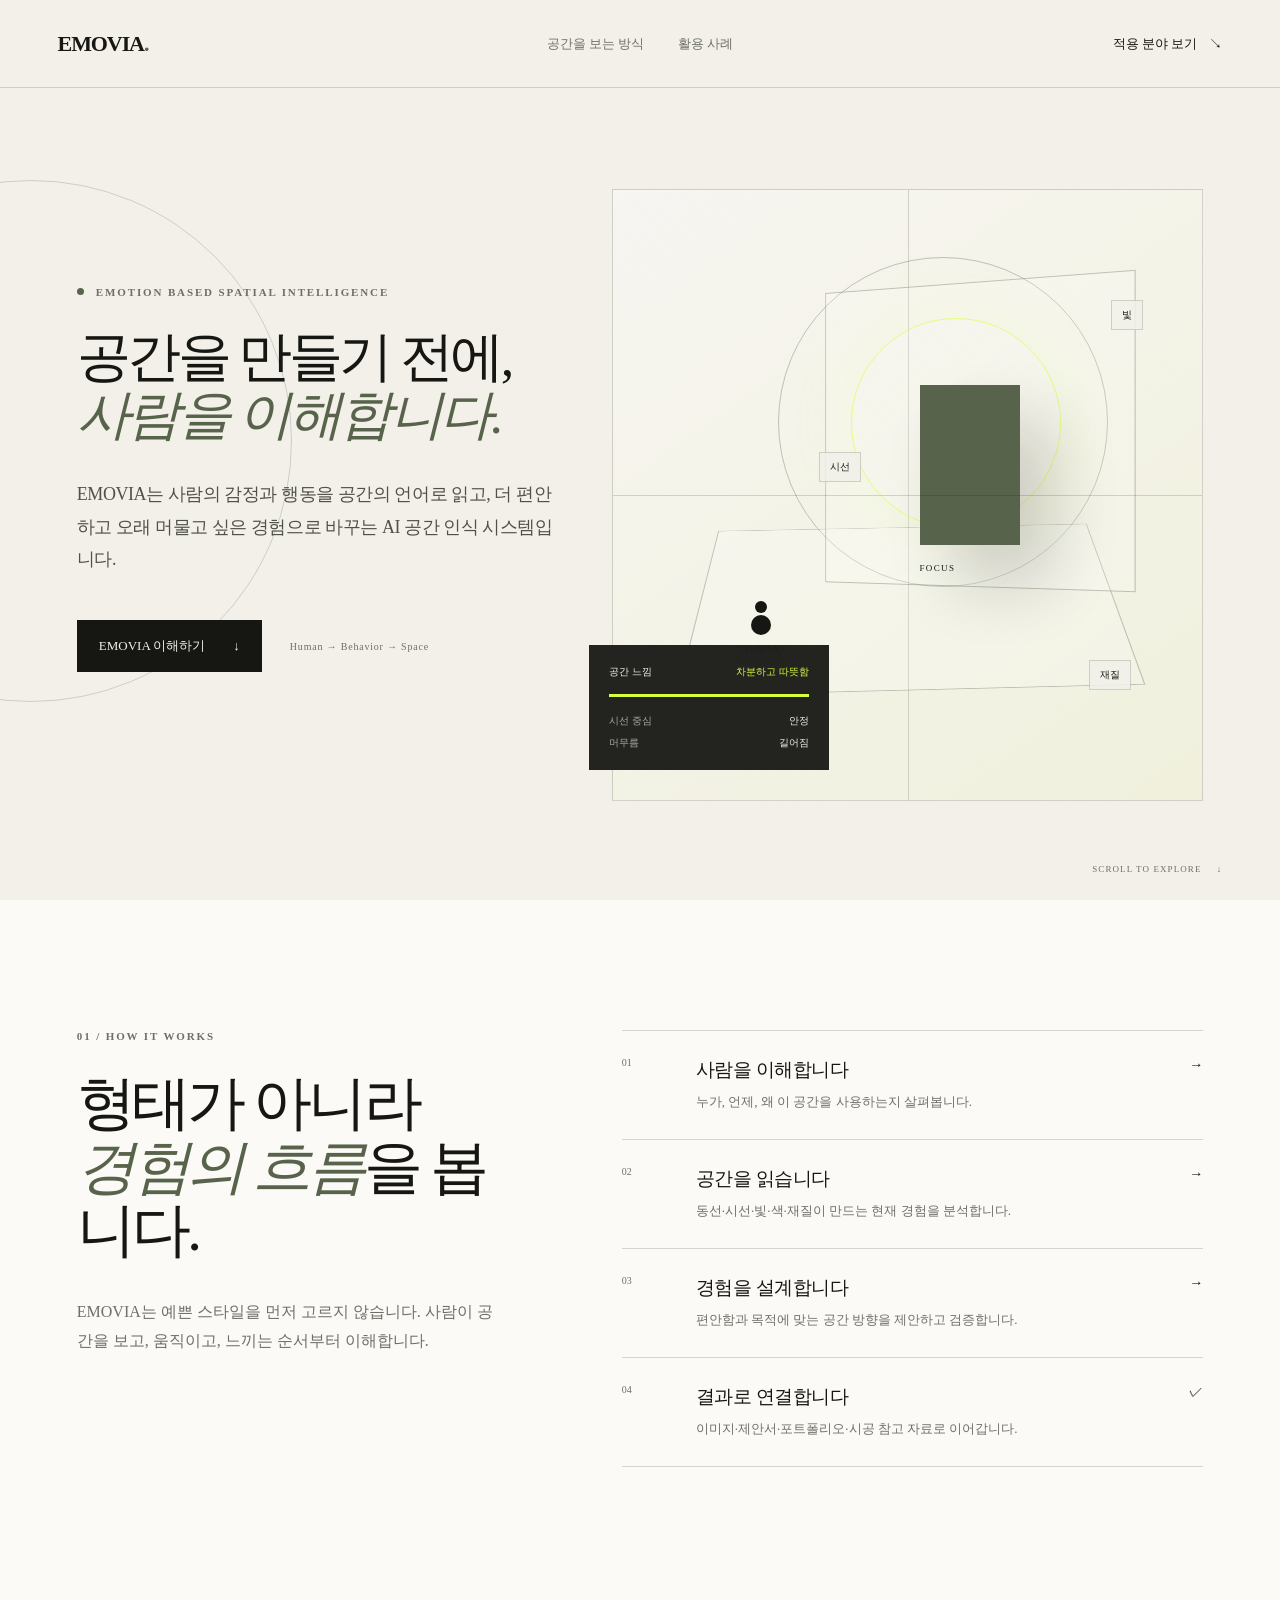
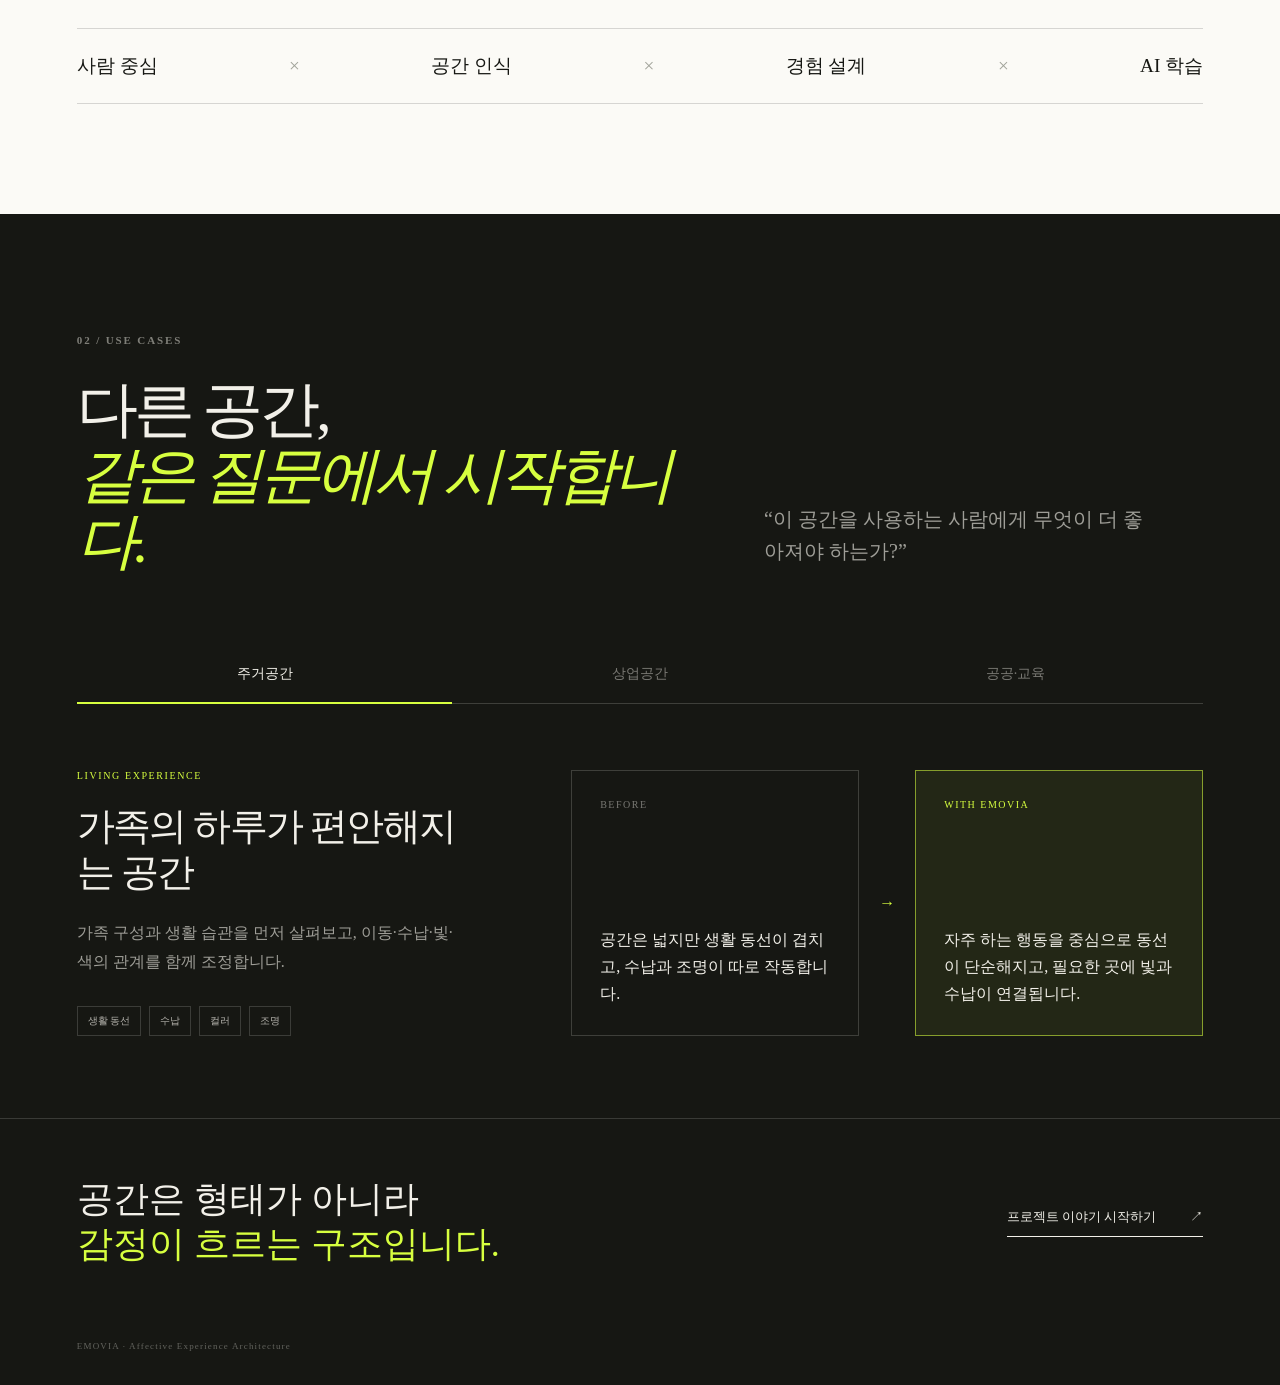
<file: index.html>
<!doctype html>
<html lang="ko">
<head>
  <meta charset="utf-8">
  <meta name="viewport" content="width=device-width, initial-scale=1">
  <meta name="description" content="사람의 감정과 행동을 공간의 언어로 읽는 EMOVIA AI 공간 인식 시스템">
  <title>EMOVIA 공간 인식 AI</title>
  <link rel="stylesheet" href="app/globals.css">
</head>
<body>
  <main>
    <header class="site-header">
      <a class="brand" href="#top" aria-label="EMOVIA 홈">EMOVIA<span class="brand-dot">.</span></a>
      <nav aria-label="주요 메뉴"><a href="#philosophy">공간을 보는 방식</a><a href="#cases">활용 사례</a></nav>
      <a class="header-cta" href="#cases">적용 분야 보기 <span aria-hidden="true">↘</span></a>
    </header>

    <section class="hero" id="top">
      <div class="hero-copy">
        <p class="kicker"><span></span> EMOTION BASED SPATIAL INTELLIGENCE</p>
        <h1>공간을 만들기 전에,<br><em>사람을 이해합니다.</em></h1>
        <p class="hero-description">EMOVIA는 사람의 감정과 행동을 공간의 언어로 읽고, 더 편안하고 오래 머물고 싶은 경험으로 바꾸는 AI 공간 인식 시스템입니다.</p>
        <div class="hero-actions"><a class="primary-button" href="#philosophy">EMOVIA 이해하기 <span aria-hidden="true">↓</span></a><span class="micro-copy">Human → Behavior → Space</span></div>
      </div>
      <div class="spatial-stage" aria-label="EMOVIA 공간 인식 그래픽">
        <div class="light-orbit orbit-one"></div><div class="light-orbit orbit-two"></div>
        <div class="room-plane room-floor"></div><div class="room-plane room-wall"></div>
        <div class="focus-object"><span>FOCUS</span></div><div class="human-mark"><span></span><b>HUMAN</b></div>
        <div class="signal signal-eye">시선</div><div class="signal signal-light">빛</div><div class="signal signal-material">재질</div>
        <div class="analysis-card"><div><span>공간 느낌</span><strong>차분하고 따뜻함</strong></div><div class="meter"><i></i></div><div class="analysis-row"><span>시선 중심</span><b>안정</b></div><div class="analysis-row"><span>머무름</span><b>길어짐</b></div></div>
      </div>
      <p class="scroll-note">SCROLL TO EXPLORE <span>↓</span></p>
    </section>

    <section class="philosophy-section" id="philosophy">
      <div class="section-heading"><p class="section-index">01 / HOW IT WORKS</p><h2>형태가 아니라<br><em>경험의 흐름</em>을 봅니다.</h2><p>EMOVIA는 예쁜 스타일을 먼저 고르지 않습니다. 사람이 공간을 보고, 움직이고, 느끼는 순서부터 이해합니다.</p></div>
      <div class="process-list">
        <article class="process-item"><span>01</span><div><h3>사람을 이해합니다</h3><p>누가, 언제, 왜 이 공간을 사용하는지 살펴봅니다.</p></div><i>→</i></article>
        <article class="process-item"><span>02</span><div><h3>공간을 읽습니다</h3><p>동선·시선·빛·색·재질이 만드는 현재 경험을 분석합니다.</p></div><i>→</i></article>
        <article class="process-item"><span>03</span><div><h3>경험을 설계합니다</h3><p>편안함과 목적에 맞는 공간 방향을 제안하고 검증합니다.</p></div><i>→</i></article>
        <article class="process-item"><span>04</span><div><h3>결과로 연결합니다</h3><p>이미지·제안서·포트폴리오·시공 참고 자료로 이어갑니다.</p></div><i>✓</i></article>
      </div>
      <div class="principle-strip"><span>사람 중심</span><i>×</i><span>공간 인식</span><i>×</i><span>경험 설계</span><i>×</i><span>AI 학습</span></div>
    </section>

    <section class="cases-section" id="cases">
      <div class="cases-top"><div><p class="section-index light">02 / USE CASES</p><h2>다른 공간,<br><em>같은 질문에서 시작합니다.</em></h2></div><p>“이 공간을 사용하는 사람에게 무엇이 더 좋아져야 하는가?”</p></div>
      <div class="case-tabs" role="tablist" aria-label="활용 사례 선택">
        <button type="button" role="tab" aria-selected="true" data-case="residential">주거공간</button>
        <button type="button" role="tab" aria-selected="false" data-case="commercial">상업공간</button>
        <button type="button" role="tab" aria-selected="false" data-case="public">공공·교육</button>
      </div>
      <div class="case-display" aria-live="polite">
        <div class="case-summary"><p id="case-eyebrow"></p><h3 id="case-title"></h3><p class="case-description" id="case-description"></p><div class="tag-list" id="case-tags"></div></div>
        <div class="before-after"><article><span>BEFORE</span><p id="case-before"></p></article><div class="change-arrow">→</div><article class="after-card"><span>WITH EMOVIA</span><p id="case-after"></p></article></div>
      </div>
      <footer><div><p>공간은 형태가 아니라<br><strong>감정이 흐르는 구조입니다.</strong></p></div><a href="mailto:hello@emovia.example">프로젝트 이야기 시작하기 <span>↗</span></a><p class="footer-note">EMOVIA · Affective Experience Architecture</p></footer>
    </section>
  </main>
  <script src="app.js"></script>
</body>
</html>
</file>
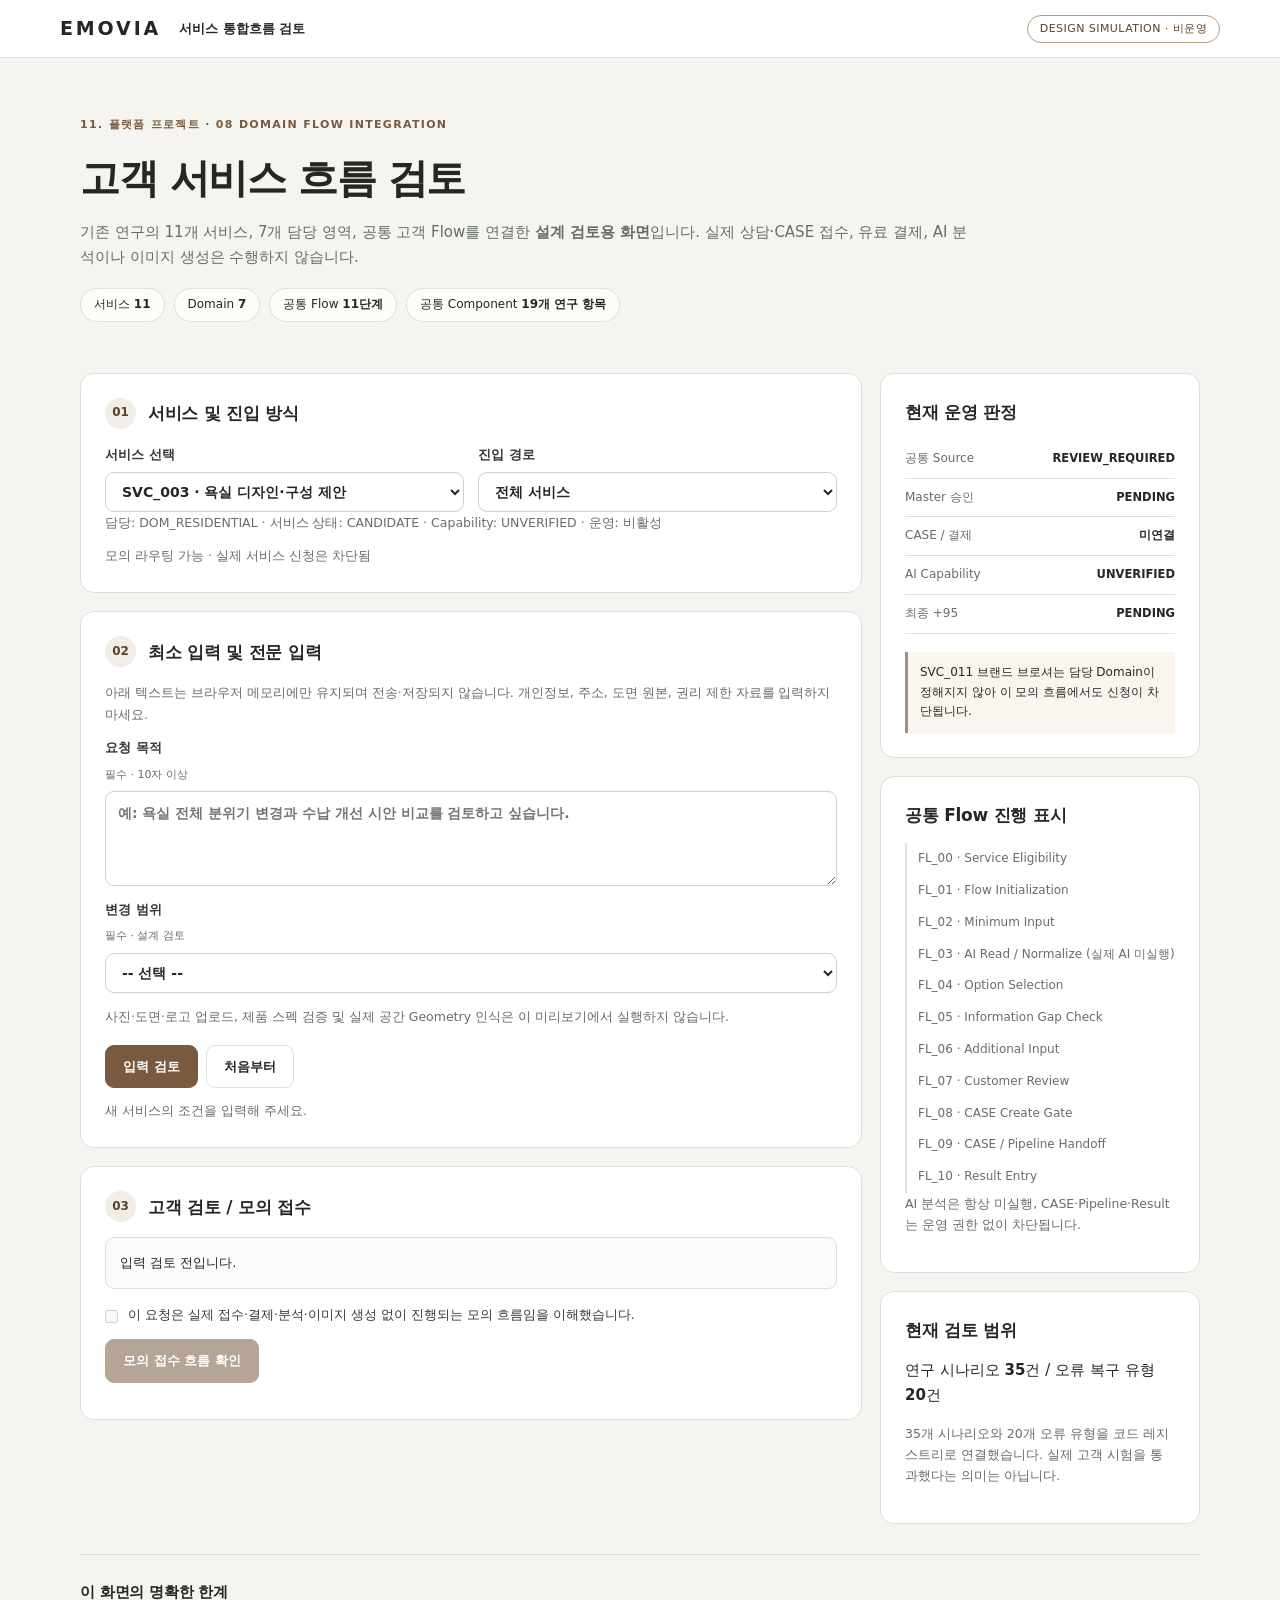
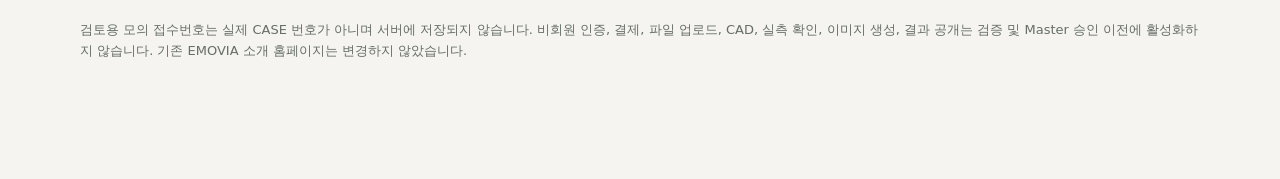
<file: platform-preview/index.html>
<!doctype html>
<html lang="ko">
<head>
  <meta charset="utf-8">
  <meta name="viewport" content="width=device-width, initial-scale=1">
  <meta name="color-scheme" content="light">
  <meta name="description" content="EMOVIA 기존 연구 기반 전문 서비스 통합 고객흐름 설계 시뮬레이션. 실제 접수·결제·AI 생성 불가.">
  <title>EMOVIA | 서비스 통합흐름 설계 시뮬레이션</title>
  <link rel="stylesheet" href="./styles.css">
  <script type="module" src="./app.mjs"></script>
</head>
<body>
  <header class="topbar">
    <div class="brand"><span class="brand-mark">EMOVIA</span><span>서비스 통합흐름 검토</span></div>
    <span class="status-pill">DESIGN SIMULATION · 비운영</span>
  </header>
  <main class="page" id="main">
    <section class="hero" aria-labelledby="hero-title">
      <p class="overline">11. 플랫폼 프로젝트 · 08 DOMAIN FLOW INTEGRATION</p>
      <h1 id="hero-title">고객 서비스 흐름 검토</h1>
      <p>기존 연구의 11개 서비스, 7개 담당 영역, 공통 고객 Flow를 연결한 <strong>설계 검토용 화면</strong>입니다. 실제 상담·CASE 접수, 유료 결제, AI 분석이나 이미지 생성은 수행하지 않습니다.</p>
      <div class="facts" aria-label="설계 기준">
        <span>서비스 <strong>11</strong></span>
        <span>Domain <strong>7</strong></span>
        <span>공통 Flow <strong>11단계</strong></span>
        <span>공통 Component <strong>19개 연구 항목</strong></span>
      </div>
    </section>
    <section class="work-area" aria-label="서비스 입력 시뮬레이션">
      <div class="main-column">
        <section class="panel" aria-labelledby="select-heading">
          <div class="panel-head"><span class="step">01</span><h2 id="select-heading">서비스 및 진입 방식</h2></div>
          <div class="form-grid">
            <label>서비스 선택
              <select id="service-select" autocomplete="off"></select>
            </label>
            <label>진입 경로
              <select id="entry-mode" autocomplete="off">
                <option value="ALL_SERVICES">전체 서비스</option>
                <option value="SPACE">공간에서 시작</option>
                <option value="PURPOSE">목적에서 시작</option>
                <option value="SPACE_PURPOSE">공간 + 목적</option>
                <option value="DIRECT_SERVICE">서비스 직접 선택</option>
              </select>
            </label>
          </div>
          <div class="form-grid route-extra" id="route-extra" hidden>
            <label>선택 공간 ID<input id="space-id" type="text" value="RESIDENTIAL_BATHROOM" spellcheck="false"></label>
            <label>선택 목적 ID<input id="purpose-id" type="text" value="PREVIEW_PRODUCT" spellcheck="false"></label>
          </div>
          <p class="hint" id="service-description">담당 서비스와 입력 항목을 불러옵니다.</p>
          <div class="field-status" id="route-status" role="status" aria-live="polite"></div>
        </section>
        <section class="panel" aria-labelledby="input-heading">
          <div class="panel-head"><span class="step">02</span><h2 id="input-heading">최소 입력 및 전문 입력</h2></div>
          <p class="hint">아래 텍스트는 브라우저 메모리에만 유지되며 전송·저장되지 않습니다. 개인정보, 주소, 도면 원본, 권리 제한 자료를 입력하지 마세요.</p>
          <label>요청 목적 <span class="required">필수 · 10자 이상</span>
            <textarea id="goal-input" rows="3" maxlength="800" placeholder="예: 욕실 전체 분위기 변경과 수납 개선 시안 비교를 검토하고 싶습니다."></textarea>
          </label>
          <div id="domain-fields" class="domain-fields"></div>
          <p class="hint">사진·도면·로고 업로드, 제품 스펙 검증 및 실제 공간 Geometry 인식은 이 미리보기에서 실행하지 않습니다.</p>
          <div class="controls">
            <button type="button" id="review-button">입력 검토</button>
            <button type="button" id="reset-button" class="button-subtle">처음부터</button>
          </div>
          <p id="input-status" role="status" aria-live="polite" class="field-status"></p>
        </section>
        <section class="panel" aria-labelledby="review-heading">
          <div class="panel-head"><span class="step">03</span><h2 id="review-heading">고객 검토 / 모의 접수</h2></div>
          <div id="review-content" class="review-content" aria-live="polite">
            <p class="hint">입력을 확인하면 검토 요약이 표시됩니다.</p>
          </div>
          <label class="checkbox-row">
            <input type="checkbox" id="acknowledge" disabled>
            <span>이 요청은 실제 접수·결제·분석·이미지 생성 없이 진행되는 모의 흐름임을 이해했습니다.</span>
          </label>
          <button type="button" id="simulate-button" disabled>모의 접수 흐름 확인</button>
          <div id="simulation-result" role="status" aria-live="polite" class="simulation-result"></div>
        </section>
      </div>
      <aside class="side-column" aria-label="계약 및 검증 상태">
        <section class="panel side-panel">
          <h2>현재 운영 판정</h2>
          <dl class="status-list">
            <div><dt>공통 Source</dt><dd>REVIEW_REQUIRED</dd></div>
            <div><dt>Master 승인</dt><dd>PENDING</dd></div>
            <div><dt>CASE / 결제</dt><dd>미연결</dd></div>
            <div><dt>AI Capability</dt><dd>UNVERIFIED</dd></div>
            <div><dt>최종 +95</dt><dd>PENDING</dd></div>
          </dl>
          <p class="notice">SVC_011 브랜드 브로셔는 담당 Domain이 정해지지 않아 이 모의 흐름에서도 신청이 차단됩니다.</p>
        </section>
        <section class="panel side-panel">
          <h2>공통 Flow 진행 표시</h2>
          <ol id="flow-stages" class="stage-list"></ol>
          <p class="hint">AI 분석은 항상 미실행, CASE·Pipeline·Result는 운영 권한 없이 차단됩니다.</p>
        </section>
        <section class="panel side-panel">
          <h2>현재 검토 범위</h2>
          <p>연구 시나리오 <strong id="scenario-count">35</strong>건 / 오류 복구 유형 <strong id="fault-count">20</strong>건</p>
          <p class="hint">35개 시나리오와 20개 오류 유형을 코드 레지스트리로 연결했습니다. 실제 고객 시험을 통과했다는 의미는 아닙니다.</p>
        </section>
      </aside>
    </section>
    <section class="footer-note">
      <h2>이 화면의 명확한 한계</h2>
      <p>검토용 모의 접수번호는 실제 CASE 번호가 아니며 서버에 저장되지 않습니다. 비회원 인증, 결제, 파일 업로드, CAD, 실측 확인, 이미지 생성, 결과 공개는 검증 및 Master 승인 이전에 활성화하지 않습니다. 기존 EMOVIA 소개 홈페이지는 변경하지 않았습니다.</p>
    </section>
  </main>
</body>
</html>
</file>
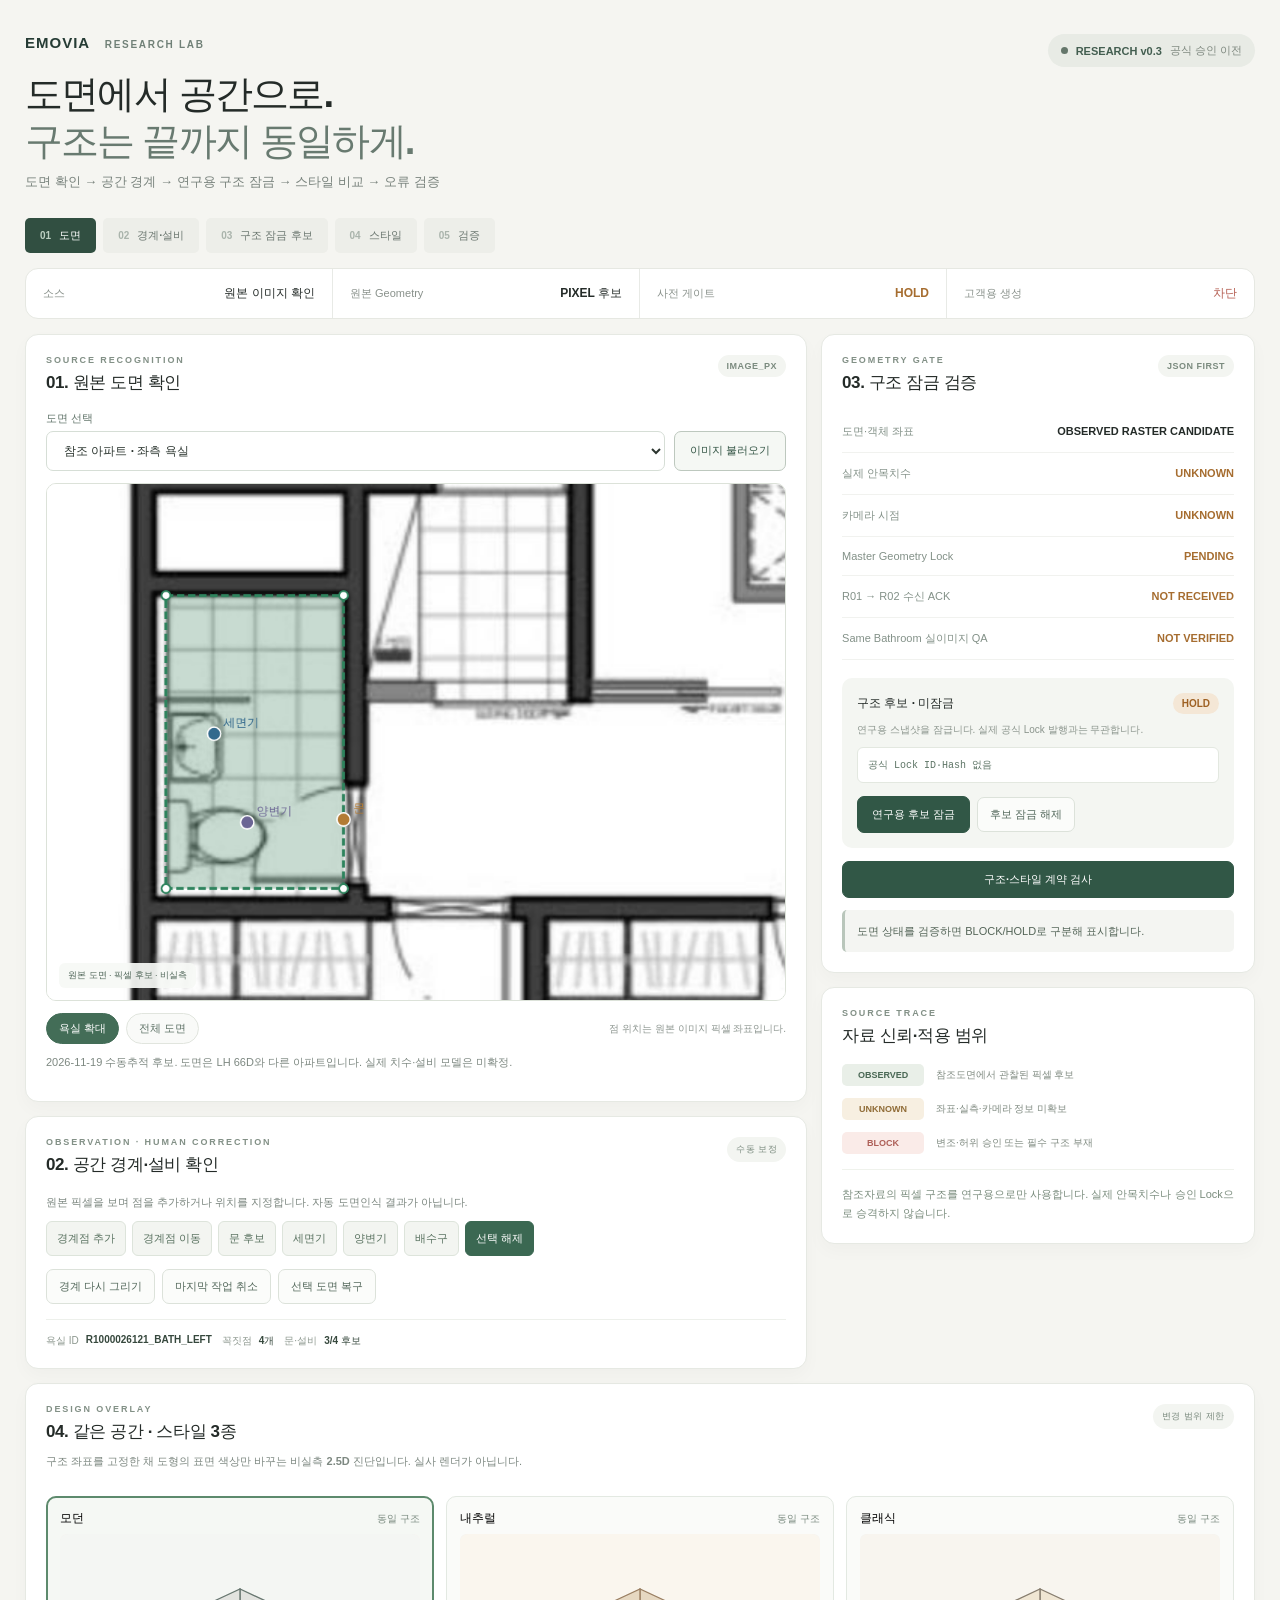
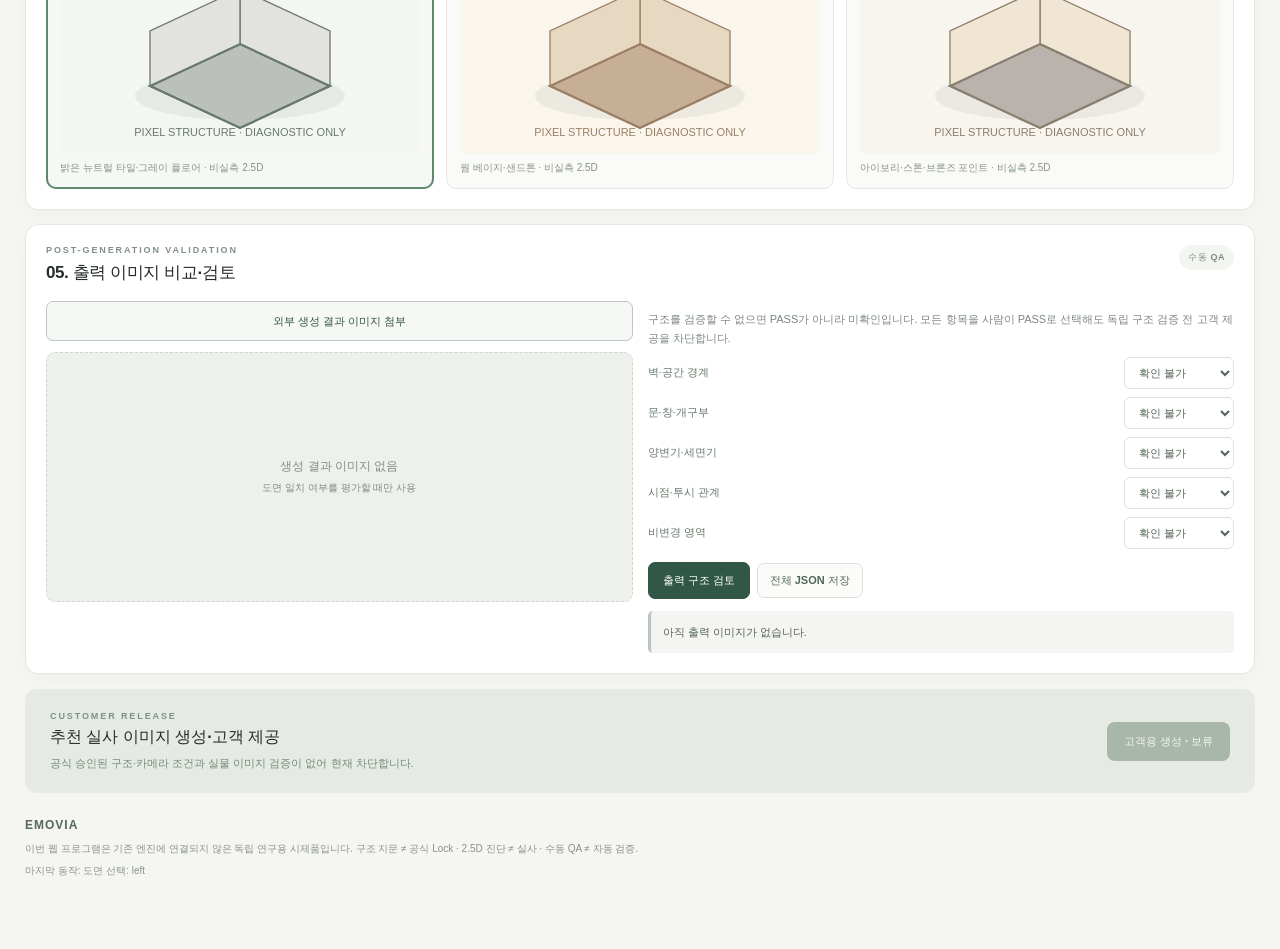
<file: experiments/bathroom-bridge-v03/index.html>
<!doctype html>
<html lang="ko">
<head>
  <meta charset="utf-8">
  <meta name="viewport" content="width=device-width, initial-scale=1">
  <meta name="color-scheme" content="light">
  <title>EMOVIA 욕실 구조 인식 · 잠금 검증 연구 v0.3</title>
  <link rel="stylesheet" href="app/styles.css">
</head>
<body>
<main class="site" id="app">
  <header class="pagehead">
    <div><span class="brand">EMOVIA <span>RESEARCH LAB</span></span>
      <h1>도면에서 공간으로.<br><em>구조는 끝까지 동일하게.</em></h1>
      <p class="intro">도면 확인 → 공간 경계 → 연구용 구조 잠금 → 스타일 비교 → 오류 검증</p>
    </div>
    <div class="statepill"><span class="small-dot"></span> RESEARCH v0.3 <span class="statepill-secondary">공식 승인 이전</span></div>
  </header>
  <div class="stages" aria-label="연구 실행 순서">
    <span class="stage active"><b>01</b> 도면</span><span class="stage"><b>02</b> 경계·설비</span><span class="stage"><b>03</b> 구조 잠금 후보</span><span class="stage"><b>04</b> 스타일</span><span class="stage"><b>05</b> 검증</span>
  </div>
  <section class="summary" aria-label="프로그램 상태">
    <div><span>소스</span><strong id="sourceStatus">자료 확인</strong></div>
    <div><span>원본 Geometry</span><strong id="geometryStatus">후보</strong></div>
    <div><span>사전 게이트</span><strong class="danger" id="gateStatus">HOLD</strong></div>
    <div><span>고객용 생성</span><strong class="danger">차단</strong></div>
  </section>
  <section class="workarea">
    <div class="leftarea">
      <div class="panel">
        <div class="panelbar"><div><div class="eyebrow">SOURCE RECOGNITION</div><h2>01. 원본 도면 확인</h2></div><span class="subtle-badge" id="units">IMAGE_PX</span></div>
        <div class="fieldrow">
          <label class="field">도면 선택
            <select id="sampleSelect">
              <option value="left">참조 아파트 · 좌측 욕실</option>
              <option value="right">참조 아파트 · 우측 욕실</option>
              <option value="lh">LH 광주선운 66D · 욕실 1</option>
              <option value="user">내 도면 · 직접 표시</option>
            </select>
          </label>
          <label class="uploadbtn">이미지 불러오기<input type="file" id="planUpload" accept="image/jpeg,image/png,image/webp" aria-label="도면 이미지 업로드"></label>
        </div>
        <div class="canvas-holder">
          <canvas id="planCanvas" width="1000" height="700" aria-label="원본 아파트 도면 및 욕실 경계 후보"></canvas>
          <div class="canvas-caption" id="canvasOverlayLabel">참조 도면 픽셀 구조 · 실측 아님</div>
        </div>
        <div class="view-controls"><button type="button" id="zoomRoom" class="chip selected">욕실 확대</button><button type="button" id="zoomAll" class="chip">전체 도면</button><span class="viewhint">점 위치는 원본 이미지 픽셀 좌표입니다.</span></div>
        <p id="sourceDetail" class="muted notes"></p>
      </div>
      <div class="panel edit-panel">
        <div class="panelbar"><div><div class="eyebrow">OBSERVATION · HUMAN CORRECTION</div><h2>02. 공간 경계·설비 확인</h2></div><span class="subtle-badge">수동 보정</span></div>
        <p class="muted notes">원본 픽셀을 보며 점을 추가하거나 위치를 지정합니다. 자동 도면인식 결과가 아닙니다.</p>
        <div class="toolrow" role="group" aria-label="도면 편집 도구">
          <button type="button" class="tool" data-tool="add">경계점 추가</button>
          <button type="button" class="tool" data-tool="move">경계점 이동</button>
          <button type="button" class="tool" data-tool="door">문 후보</button>
          <button type="button" class="tool" data-tool="basin">세면기</button>
          <button type="button" class="tool" data-tool="toilet">양변기</button>
          <button type="button" class="tool" data-tool="drain">배수구</button>
          <button type="button" class="tool" data-tool="none">선택 해제</button>
        </div>
        <div class="actions"><button id="redraw" type="button" class="subaction">경계 다시 그리기</button><button id="undo" type="button" class="subaction">마지막 작업 취소</button><button id="reset" type="button" class="subaction">선택 도면 복구</button></div>
        <div class="rowfacts"><div>욕실 ID <strong id="roomId">—</strong></div><div>꼭짓점 <strong id="vertexCount">—</strong></div><div>문·설비 <strong id="fixtureCount">—</strong></div></div>
      </div>
    </div>
    <div class="rightarea">
      <div class="panel lock-panel">
        <div class="panelbar"><div><div class="eyebrow">GEOMETRY GATE</div><h2>03. 구조 잠금 검증</h2></div><span class="subtle-badge">JSON FIRST</span></div>
        <dl class="statuslist">
          <div><dt>도면·객체 좌표</dt><dd id="coordinateEvidence">PIXEL 후보</dd></div>
          <div><dt>실제 안목치수</dt><dd class="warning">UNKNOWN</dd></div>
          <div><dt>카메라 시점</dt><dd class="warning">UNKNOWN</dd></div>
          <div><dt>Master Geometry Lock</dt><dd class="warning">PENDING</dd></div>
          <div><dt>R01 → R02 수신 ACK</dt><dd class="warning">NOT RECEIVED</dd></div>
          <div><dt>Same Bathroom 실이미지 QA</dt><dd class="warning">NOT VERIFIED</dd></div>
        </dl>
        <div class="candidate">
          <div class="candidate-title"><strong id="candidateTitle">구조 후보 · 미잠금</strong><span id="candidateGate" class="p-pill">HOLD</span></div>
          <p>연구용 스냅샷을 잠급니다. 실제 공식 Lock 발행과는 무관합니다.</p>
          <div class="fingerprint" id="fingerprint">후보 지문 없음</div>
          <div class="actions"><button type="button" class="primary" id="capture">연구용 후보 잠금</button><button type="button" class="subaction" id="unlock">후보 잠금 해제</button></div>
        </div>
        <button type="button" class="primary wide" id="check">구조·스타일 계약 검사</button>
        <div id="guardResult" class="result" role="status" aria-live="polite">도면 상태를 검증하면 BLOCK/HOLD로 구분해 표시합니다.</div>
      </div>
      <div class="panel fact-panel">
        <div class="panelbar"><div><div class="eyebrow">SOURCE TRACE</div><h2>자료 신뢰·적용 범위</h2></div></div>
        <div class="legend"><div><span class="labelchip observed">OBSERVED</span><span>참조도면에서 관찰된 픽셀 후보</span></div><div><span class="labelchip unknown">UNKNOWN</span><span>좌표·실측·카메라 정보 미확보</span></div><div><span class="labelchip blocked">BLOCK</span><span>변조·허위 승인 또는 필수 구조 부재</span></div></div>
        <p class="detailmsg" id="trustMessage">이 연구용 도면과 LH 66D를 섞지 않습니다.</p>
      </div>
    </div>
  </section>
  <section class="panel styles-panel" aria-label="스타일 비교">
    <div class="panelbar"><div><div class="eyebrow">DESIGN OVERLAY</div><h2>04. 같은 공간 · 스타일 3종</h2><p class="muted notes">구조 좌표를 고정한 채 도형의 표면 색상만 바꾸는 <b>비실측 2.5D 진단</b>입니다. 실사 렌더가 아닙니다.</p></div><span class="subtle-badge">변경 범위 제한</span></div>
    <div class="stylegrid" id="styleGrid"></div>
  </section>
  <section class="panel compare-panel">
    <div class="panelbar"><div><div class="eyebrow">POST-GENERATION VALIDATION</div><h2>05. 출력 이미지 비교·검토</h2></div><span class="subtle-badge">수동 QA</span></div>
    <div class="comparebody"><div>
      <label class="uploadbtn photo-upload">외부 생성 결과 이미지 첨부<input type="file" id="renderUpload" accept="image/jpeg,image/png,image/webp"></label>
      <div class="photo-preview" id="photoPreview"><span>생성 결과 이미지 없음<br><small>도면 일치 여부를 평가할 때만 사용</small></span></div>
    </div><div>
      <p class="muted notes">구조를 검증할 수 없으면 PASS가 아니라 미확인입니다. 모든 항목을 사람이 PASS로 선택해도 독립 구조 검증 전 고객 제공을 차단합니다.</p>
      <div class="auditgrid" id="auditGrid"></div>
      <div class="actions"><button class="primary" id="audit" type="button">출력 구조 검토</button><button class="subaction" id="download" type="button">전체 JSON 저장</button></div>
      <div class="result" id="auditResult" aria-live="polite">아직 출력 이미지가 없습니다.</div>
    </div></div>
  </section>
  <section class="release"><div><div class="eyebrow">CUSTOMER RELEASE</div><h2>추천 실사 이미지 생성·고객 제공</h2><p>공식 승인된 구조·카메라 조건과 실물 이미지 검증이 없어 현재 차단합니다.</p></div><button type="button" disabled title="공식 Geometry Lock 및 이미지 검증이 필요합니다">고객용 생성 · 보류</button></section>
  <footer><strong>EMOVIA</strong><p>이번 웹 프로그램은 기존 엔진에 연결되지 않은 독립 연구용 시제품입니다. 구조 지문 ≠ 공식 Lock · 2.5D 진단 ≠ 실사 · 수동 QA ≠ 자동 검증.</p><p id="activitySummary" aria-live="polite"></p></footer>
</main>
<script src="app/guard.js"></script>
<script src="app/app.js"></script>
</body>
</html>
</file>
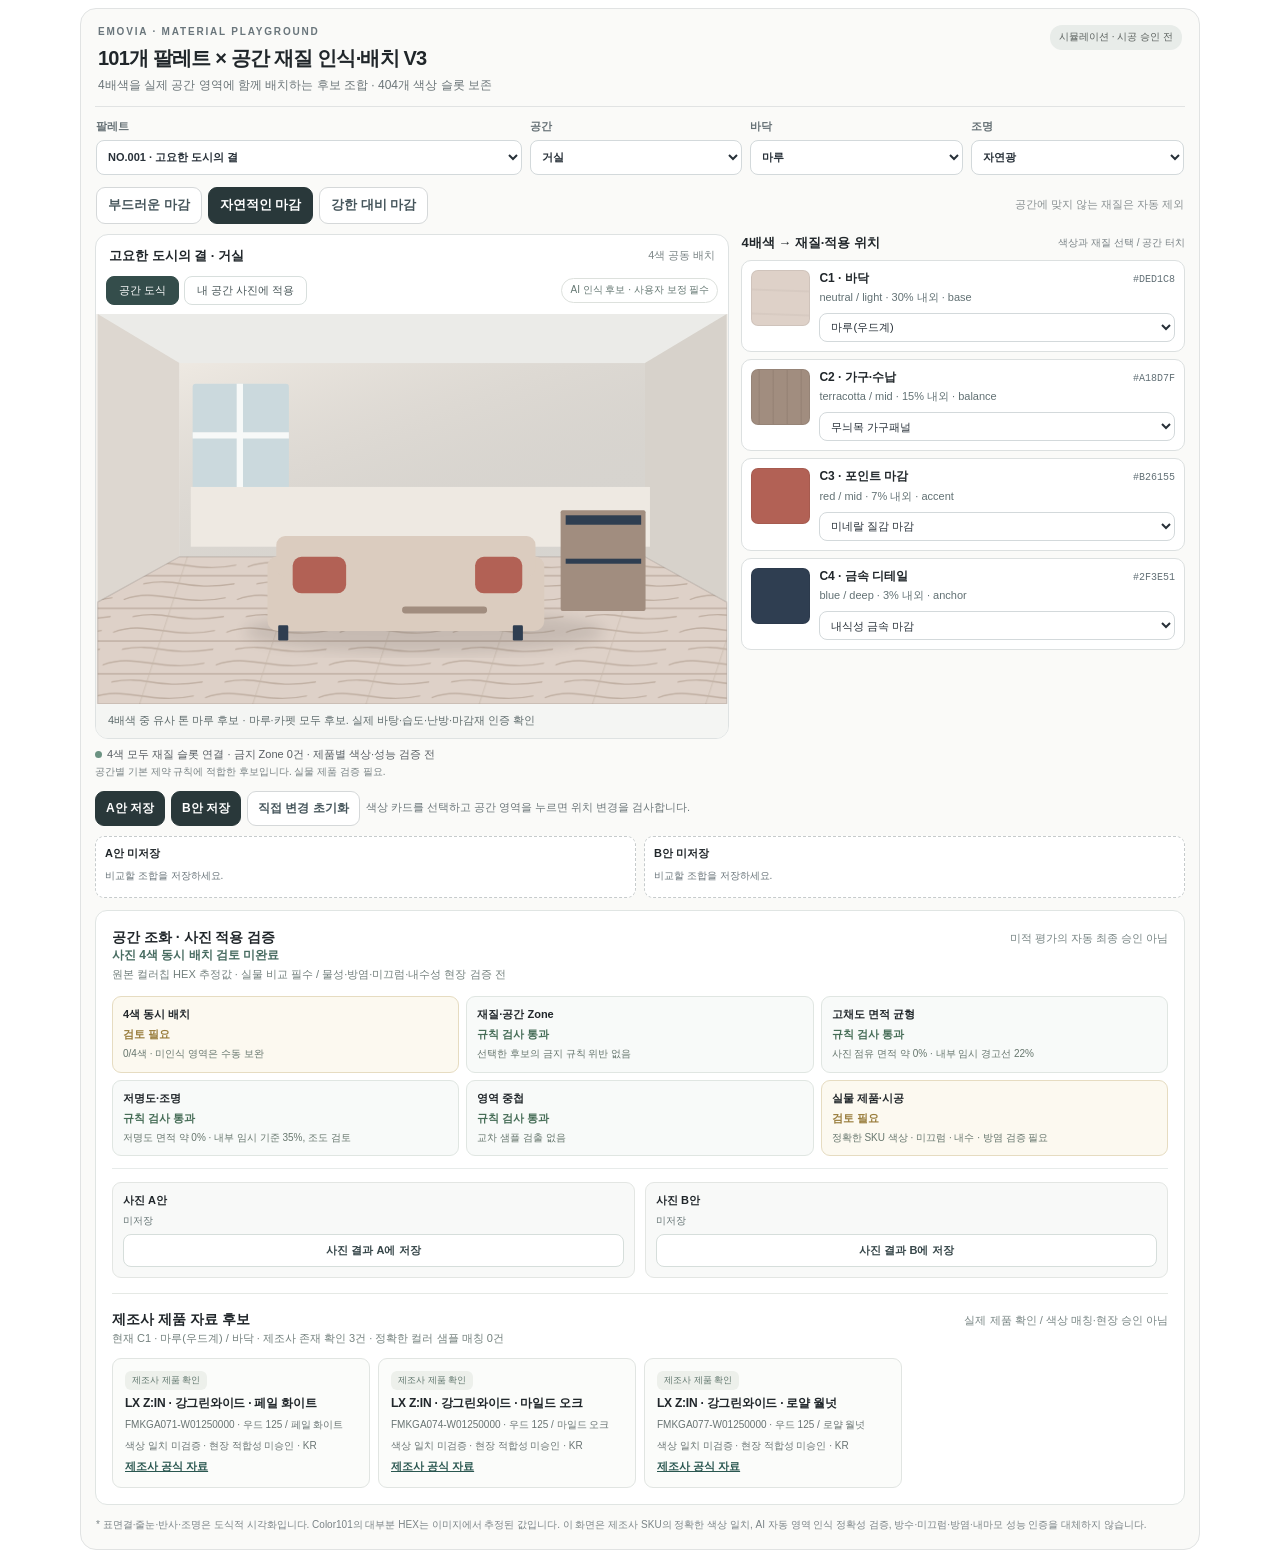
<file: playgrounds/material101/index.html>
<!doctype html><html lang="ko"><head><meta charset="utf-8"><meta name="viewport" content="width=device-width,initial-scale=1"><title>EMOVIA MATERIAL101 V3 | AI Assisted Spatial Material Mapper</title><style>*{box-sizing:border-box}.mv-app{font:13px/1.45 -apple-system,BlinkMacSystemFont,'Malgun Gothic','Apple SD Gothic Neo',sans-serif;color:#20262a;background:#fafaf8;padding:14px;border:1px solid #e1e3e3;border-radius:16px;max-width:1120px;margin:0 auto}.mv-app h2,.mv-app h3,.mv-app p{margin:0}.mv-head{display:flex;align-items:flex-start;justify-content:space-between;gap:12px;padding:2px 3px 12px;border-bottom:1px solid #e1e3e3}.mv-eyebrow{font-size:10px;letter-spacing:.18em;color:#69757b;font-weight:800}.mv-head h2{font-size:20px;letter-spacing:-.04em;margin:4px 0}.mv-caption{color:#6b7578;font-size:12px}.mv-badge{font-size:10px;border-radius:12px;padding:5px 9px;color:#5b615e;background:#e8ece9;white-space:nowrap}.mv-options{display:grid;grid-template-columns:2fr repeat(3,1fr);gap:8px;padding:12px 1px}.mv-options label{display:flex;flex-direction:column;gap:5px;font-size:11px;font-weight:700;color:#657075;min-width:0}.mv-options select,.mv-row select{width:100%;min-height:35px;border:1px solid #d3d9db;border-radius:8px;padding:7px;color:#273038;background:white;font:inherit}.mv-moods{display:flex;gap:6px;flex-wrap:wrap;align-items:center;padding:0 1px 10px}.mv-moods button,.mv-button{border:1px solid #d5d8d9;background:white;color:#46565c;border-radius:9px;padding:8px 11px;font:inherit;font-weight:600;cursor:pointer}.mv-moods button[aria-pressed=true]{background:#29383a;color:white;border-color:#29383a}.mv-moods .mv-hint{font-size:11px;color:#899092;margin-left:auto}.mv-layout{display:grid;grid-template-columns:1.43fr 1fr;gap:12px}.mv-stage{border:1px solid #dee2e2;border-radius:13px;background:white;overflow:hidden}.mv-stage-title{padding:12px 13px 6px;display:flex;align-items:center;justify-content:space-between;gap:8px}.mv-stage-title strong{font-size:13px}.mv-stage-title small{color:#7b8586}.mv-scene{display:block;width:100%;max-height:390px;aspect-ratio:1.5/1;background:#f4f1ed}.mv-scene [data-zone]{cursor:pointer;transition:filter .12s}.mv-scene [data-zone]:hover{filter:brightness(1.07)}.mv-stage-note{padding:8px 12px;background:#f4f5f3;color:#5e6b6c;font-size:11px;line-height:1.6}.mv-mat-head{display:flex;justify-content:space-between;gap:8px;align-items:center;margin:0 0 7px}.mv-mat-head strong{font-size:13px}.mv-mat-head span{font-size:10px;color:#788185}.mv-cards{display:grid;grid-template-columns:1fr;gap:7px}.mv-card{border:1px solid #dce0e0;background:white;border-radius:10px;padding:9px;cursor:pointer}.mv-card.selected{border-color:#536e6c;box-shadow:0 0 0 2px #cad8d2}.mv-row{display:flex;gap:9px;align-items:start}.mv-swatch{flex:0 0 59px;height:56px;border-radius:7px;border:1px solid #0001;position:relative;overflow:hidden}.mv-swatch::after{content:'';position:absolute;inset:0;background:var(--tex);opacity:.27;pointer-events:none}.mv-swatch.maru{--tex:repeating-linear-gradient(2deg,transparent 0 10px,#463d372b 11px 12px,transparent 13px 24px)}.mv-swatch.carpet,.mv-swatch.fabric,.mv-swatch.acoustic{--tex:repeating-linear-gradient(90deg,#fff4 0 1px,transparent 1px 4px),repeating-linear-gradient(0deg,#0004 0 1px,transparent 1px 4px)}.mv-swatch.wall_tile,.mv-swatch.floor_tile,.mv-swatch.wet_tile{--tex:repeating-linear-gradient(0deg,transparent 0 16px,#e9e6e6 17px 19px),repeating-linear-gradient(90deg,transparent 0 23px,#e9e6e6 24px 26px)}.mv-swatch.wood_veneer{--tex:repeating-linear-gradient(90deg,transparent 0 6px,#33231a4d 7px 8px,transparent 8px 14px)}.mv-card-top{display:flex;gap:5px;align-items:baseline;justify-content:space-between}.mv-card-top strong{font-size:12px}.mv-card-top code{font-size:10px;color:#627076}.mv-card-desc{font-size:11px;color:#627174;margin:3px 0 7px}.mv-card select{padding:5px 7px;font-size:11px;min-height:29px}.mv-footbar{display:flex;gap:6px;align-items:center;flex-wrap:wrap;padding-top:11px}.mv-footbar .mv-button{padding:8px 10px;font-size:12px}.mv-footbar .mv-emphasis{background:#29383a;color:white;border-color:#29383a}.mv-message{color:#6c777a;font-size:11px;flex:1;min-width:150px}.mv-compare{display:grid;grid-template-columns:1fr 1fr;gap:8px;margin-top:10px}.mv-comparebox{border:1px dashed #c6cbcc;border-radius:9px;background:white;padding:9px;min-height:62px;display:grid;gap:3px}.mv-comparebox strong{font-size:11px}.mv-comparebox small{font-size:10px;color:#69747a}.mv-bar{display:flex;gap:2px;height:11px;border-radius:4px;overflow:hidden}.mv-bar i{display:block;flex:1}.mv-legend{font-size:10px;color:#7a8386;padding:12px 1px 2px;line-height:1.6}.mv-validation{margin-top:7px;font-size:11px;color:#585e63;line-height:1.6}.mv-validate-dot{display:inline-block;width:7px;height:7px;border-radius:50%;background:#6b9282;margin-right:5px}.mv-note{font-size:10px;color:#788284;margin-top:4px}.mv-scene-zone{font-size:16px;fill:#26373c;pointer-events:none;font-weight:700;paint-order:stroke;stroke:#fff9;stroke-width:2px}.mv-error{color:#ab4d45}.mv-success{color:#316659}@media(max-width:780px){.mv-app{padding:10px;border-radius:12px}.mv-head h2{font-size:17px}.mv-options{grid-template-columns:1fr 1fr}.mv-options label:first-child{grid-column:span 2}.mv-layout{grid-template-columns:1fr}.mv-cards{grid-template-columns:1fr 1fr}.mv-swatch{flex-basis:46px;height:55px}.mv-row{gap:7px}.mv-moods .mv-hint{display:none}}@media(max-width:440px){.mv-cards{grid-template-columns:1fr}.mv-compare{grid-template-columns:1fr 1fr}}

.mv-mini{max-height:180px;overflow:hidden;background:#f4f2ef;border-radius:6px}.mv-mini svg{width:100%;height:150px;display:block;pointer-events:none}.mv-mini [data-zone]{cursor:default}

/* V2 additive skin */
.mv-stage-modes{display:flex;gap:5px;padding:4px 10px 9px;align-items:center;flex-wrap:wrap}
.mv-stage-modes button{border:1px solid #d8dfdd;border-radius:8px;padding:6px 12px;background:white;color:#485658;font:inherit;font-size:11px;cursor:pointer}
.mv-stage-modes button[aria-pressed=true]{color:#fff;background:#344d4b;border-color:#344d4b}
#mv-photo-wrap{background:#dce0e0;width:100%;overflow:hidden}
#mv-photo-canvas{width:100%;aspect-ratio:1000/620;display:block;cursor:crosshair;touch-action:manipulation}
#mv-photo-tools{padding:11px;background:#f9faf8;border-top:1px solid #e0e5e2}
.mv-photo-form{display:flex;gap:7px;flex-wrap:wrap;align-items:end}
.mv-photo-form label{font-weight:650;display:flex;flex-direction:column;gap:5px;color:#5a6868;font-size:10px;min-width:78px;flex:1}
.mv-photo-form input[type=file]{width:100%;min-width:160px;max-width:240px;font-size:11px}
.mv-photo-form select{border:1px solid #d6dddb;padding:8px;border-radius:8px;min-width:85px;background:white;color:#2c3536;font:inherit;font-size:11px;height:35px}
.mv-photo-form input[type=range]{max-width:110px}
.mv-poly-actions{display:flex;flex-wrap:wrap;gap:6px;padding:10px 0 6px}
.mv-poly-actions button,.mv-photo-save button{background:#fff;border:1px solid #d6dedb;border-radius:8px;padding:8px 10px;color:#364649;font-weight:650;font-size:11px;cursor:pointer}
.mv-poly-actions button:first-child{background:#334c49;color:#fff;border-color:#334c49}
.mv-photo-help{font-size:10px;color:#758181;line-height:1.6}
.mv-photo-progress{background:#edf0ec;padding:8px 11px;font-size:11px;color:#52635d;display:flex;align-items:center;justify-content:space-between;gap:10px;flex-wrap:wrap}
.mv-extended{background:#fff;border:1px solid #e0e5e3;border-radius:12px;padding:16px;margin-top:12px}
.mv-ext-title{display:flex;gap:10px;align-items:baseline;justify-content:space-between;flex-wrap:wrap}
.mv-ext-title strong{font-size:14px}.mv-ext-title small{color:#778483;font-size:11px}
.mv-safe,.mv-alert{font-weight:650;font-size:12px;margin:10px 0 6px}.mv-safe{color:#486c61}.mv-alert{color:#ba4b38}
.mv-muted{font-size:11px;color:#73807d;line-height:1.7}
.mv-prod-heading{border-top:1px solid #e5e9e5;padding-top:15px;margin-top:15px}
.mv-product-grid{display:grid;grid-template-columns:repeat(4,minmax(0,1fr));gap:8px;margin-top:10px}
.mv-product{display:flex;flex-direction:column;gap:5px;align-items:flex-start;min-width:0;border:1px solid #e1e5e2;border-radius:9px;padding:12px;background:#fbfcfa}
.mv-product strong{font-size:12px;letter-spacing:-.02em}.mv-product small{font-size:10px;color:#697473;line-height:1.6;word-break:break-word}
.mv-product-tag{font-size:9px;background:#edf0eb;color:#5f756c;padding:3px 7px;border-radius:6px}
.mv-product a{font-size:11px;font-weight:700;color:#2a5750;margin-top:auto;text-decoration:underline}
.mv-photo-save{border-top:1px solid #e7ebea;margin-top:12px;padding-top:13px;display:grid;grid-template-columns:1fr 1fr;gap:10px}
.mv-photo-save>div{display:flex;flex-direction:column;gap:5px;border-radius:9px;background:#f8f9f8;border:1px solid #e3e6e3;padding:10px}
.mv-photo-save strong{font-size:11px}.mv-photo-save img{display:block;width:100%;object-fit:contain;aspect-ratio:1000/620;border-radius:5px;background:#ebeceb}
.mv-photo-save small{font-size:10px;color:#667575}
.mv-heading-flag{margin-left:auto;border-radius:30px;border:1px solid #dde1dd;color:#647772;font-size:10px;padding:4px 8px;white-space:nowrap}
@media(max-width:880px){.mv-product-grid{grid-template-columns:1fr 1fr}.mv-photo-form label{flex:0 1 auto}.mv-ext-title strong{font-size:13px}}
@media(max-width:510px){.mv-product-grid{grid-template-columns:1fr}.mv-extended{padding:11px}.mv-photo-save{grid-template-columns:1fr 1fr}.mv-photo-form label{flex:1;min-width:43%}.mv-photo-form input[type=file]{min-width:0}.mv-stage-modes button{flex:1}}

.mv-photo-save img:not([src]){display:none}

/* V3: assisted recognition & validation */
.mv3-auto{margin-top:12px;padding:12px;background:#f2f5f2;border:1px solid #d8e1dc;border-radius:11px}
.mv3-auto-header{display:flex;gap:12px;align-items:center;justify-content:space-between;flex-wrap:wrap}
.mv3-auto-header strong{font-size:12px}.mv3-auto-header span{color:#6c7e78;font-size:10px}
.mv3-auto-actions,.mv3-correction{display:flex;gap:6px;align-items:center;flex-wrap:wrap;padding:9px 0}
.mv3-auto-actions button,.mv3-correction button,.mv3-auto-list button{border-radius:8px;border:1px solid #c8d4cc;background:#fff;color:#35483f;font-size:11px;font-weight:700;padding:7px 10px;cursor:pointer}
.mv3-auto-actions button:first-child{background:#38594c;border-color:#38594c;color:#fff}
.mv3-auto-actions button:disabled,.mv3-auto-list button:disabled{opacity:.45;cursor:not-allowed}
.mv3-ai-status{color:#496359;font-size:11px;line-height:1.6;padding:1px 0 4px}
.mv3-auto-list{display:grid;grid-template-columns:1fr 1fr;gap:7px}
.mv3-auto-item{background:white;border:1px solid #dce5df;border-radius:9px;padding:9px;display:grid;gap:7px;min-width:0}
.mv3-auto-item.is-accepted{border-color:#628a77;background:#f8fcf9}
.mv3-auto-item.is-selected{outline:2px solid #a6c2b3}
.mv3-auto-item strong{font-size:11px}.mv3-auto-item small{font-size:10px;color:#77837d}
.mv3-auto-item select{font:inherit;font-size:11px;min-width:0;width:100%;padding:6px 4px;background:white;border:1px solid #d7ded9;border-radius:6px}
.mv3-auto-item .mv3-item-actions{display:flex;gap:5px;flex-wrap:wrap}
.mv3-correction{border-top:1px solid #d4dcd7;margin-top:9px}
.mv3-correction span{font-weight:700;font-size:11px;margin-right:3px}
.mv3-correction button[aria-pressed=true]{background:#e2ece5;border-color:#71907e}
.mv3-correction label{font-size:10px;color:#647870;display:inline-flex;align-items:center;gap:7px}
.mv3-correction input[type=range]{width:86px}
.mv3-quality{display:grid;grid-template-columns:repeat(3,1fr);gap:7px;margin-top:13px}
.mv3-check{background:#f8faf9;border:1px solid #e0e6e2;border-radius:9px;padding:10px;display:flex;flex-direction:column;gap:4px}
.mv3-check strong{font-size:11px}.mv3-check small{font-size:10px;line-height:1.45;color:#66766d}
.mv3-check[data-state=check]{background:#fcf9f0;border-color:#e6dcc1}.mv3-check[data-state=block]{background:#fff4f2;border-color:#efd2cc}
.mv3-check b{font-size:11px;color:#466d57}.mv3-check[data-state=check] b{color:#997d3c}.mv3-check[data-state=block] b{color:#a4473d}
@media(max-width:700px){.mv3-auto-list{grid-template-columns:1fr}.mv3-quality{grid-template-columns:1fr 1fr}}
@media(max-width:400px){.mv3-quality{grid-template-columns:1fr}}
</style></head><body>
<div class="mv-app">
  <header class="mv-head"><div><div class="mv-eyebrow">EMOVIA · MATERIAL PLAYGROUND</div><h2>101개 팔레트 × 공간 재질 인식·배치 V3</h2><p class="mv-caption">4배색을 실제 공간 영역에 함께 배치하는 후보 조합 · 404개 색상 슬롯 보존</p></div><span class="mv-badge">시뮬레이션 · 시공 승인 전</span></header>
  <div class="mv-options"><label>팔레트<select id="mv-palettes"></select></label><label>공간<select id="mv-room"></select></label><label>바닥<select id="mv-floor"></select></label><label>조명<select id="mv-light"></select></label></div>
  <div class="mv-moods"><button type="button" data-mood="soft" aria-pressed="false">부드러운 마감</button><button type="button" data-mood="natural" aria-pressed="true">자연적인 마감</button><button type="button" data-mood="contrast" aria-pressed="false">강한 대비 마감</button><small class="mv-hint">공간에 맞지 않는 재질은 자동 제외</small></div>
  <div class="mv-layout"><section class="mv-stage"><div class="mv-stage-title"><strong id="mv-room-name">COLOR101</strong><small>4색 공동 배치</small></div><div class="mv-stage-modes"><button type="button" id="mv-mode-diagram" aria-pressed="true">공간 도식</button><button type="button" id="mv-mode-photo" aria-pressed="false">내 공간 사진에 적용</button><span class="mv-heading-flag">AI 인식 후보 · 사용자 보정 필수</span></div><div id="mv-scene-wrap" aria-label="재질 시각화"></div><div id="mv-photo-wrap" hidden><canvas id="mv-photo-canvas" width="1000" height="620" role="img" aria-label="내 공간 사진에 네 가지 재질을 적용하는 편집 캔버스"></canvas><div class="mv-photo-progress"><strong id="mv-polygon-count"></strong><span>AI 후보는 승인 후 적용됩니다.</span></div></div>
<div id="mv-photo-tools" hidden>
 <div class="mv-photo-form"><label>공간 사진 (로컬)<input type="file" id="mv-photo-upload" accept="image/png,image/jpeg,image/webp"></label><label>적용할 색상<select id="mv-photo-slot"><option value="1">C1</option><option value="2">C2</option><option value="3">C3</option><option value="4">C4</option></select></label><label>영역 유형<select id="mv-photo-zone"></select></label></div>
 <div class="mv-photo-form" style="padding-top:10px"><label>재질 표현 강도<input id="mv-photo-opacity" type="range" min="30" max="90" value="77"></label><label>패턴 크기<input id="mv-photo-scale" type="range" min="50" max="190" value="100"></label><label>결 방향<select id="mv-photo-direction"><option value="0">0°</option><option value="45">45°</option><option value="90">90°</option><option value="-45">-45°</option></select></label></div>
 <section class="mv3-auto" aria-label="AI 공간 영역 후보 인식">
    <div class="mv3-auto-header"><strong>AI 공간 영역 후보</strong><span>브라우저에서 추론 · 모델 다운로드 시 인터넷 필요</span></div>
    <div class="mv3-auto-actions"><button type="button" id="mv3-ai-run">AI 영역 분석</button><button type="button" id="mv3-ai-assign" disabled>4배색 자동 배치</button><button type="button" id="mv3-ai-clear">자동 후보 제거</button></div>
    <p class="mv3-ai-status" id="mv3-ai-status" role="status" aria-live="polite">사진 등록 후 [AI 영역 분석]을 눌러 주세요. 결과는 자동 확정되지 않습니다.</p>
    <div class="mv3-auto-list" id="mv3-ai-list"></div>
    <div class="mv3-correction"><span>수동 보정</span><button type="button" id="mv3-mode-polygon" aria-pressed="true">다각형 추가</button><button type="button" id="mv3-mode-erase" aria-pressed="false">자동 마스크 지우개</button><label>지우개 크기 <input id="mv3-erase-size" type="range" min="10" max="70" value="32"></label></div>
    <p class="mv-photo-help">AI가 인식한 벽·바닥·가구·패브릭 후보를 선택해 적용합니다. 잘못 인식한 부분은 해당 후보의 [보정] 후 지우개로 삭제하거나 수동 다각형을 추가해 주세요. AI 후보는 시공 적합성의 근거가 아닙니다.</p>
  </section>
  <div class="mv-poly-actions"><button type="button" id="mv-poly-finish">영역 확정</button><button type="button" id="mv-poly-undo">꼭짓점/영역 취소</button><button type="button" id="mv-poly-clear">전체 초기화</button></div>
 <p class="mv-photo-help" id="mv-photo-message">사진 등록 후 AI 영역 후보 분석 또는 직접 다각형 지정을 선택하세요.</p></div><p class="mv-stage-note" id="mv-foot-text"></p></section><section class="mv-mat"><div class="mv-mat-head"><strong>4배색 → 재질·적용 위치</strong><span>색상과 재질 선택 / 공간 터치</span></div><div class="mv-cards" id="mv-materials"></div></section></div>
  <div class="mv-validation"><span class="mv-validate-dot"></span><span id="mv-valid"></span><p class="mv-note" id="mv-warnings"></p></div>
  <div class="mv-footbar"><button class="mv-button mv-emphasis" id="mv-save-a">A안 저장</button><button class="mv-button mv-emphasis" id="mv-save-b">B안 저장</button><button class="mv-button" id="mv-reset">직접 변경 초기화</button><span class="mv-message" id="mv-status"></span></div>
  <div class="mv-compare"><div id="mv-A" class="mv-comparebox"></div><div id="mv-B" class="mv-comparebox"></div></div>
  <div class="mv-extended"><div class="mv-ext-title"><strong>공간 조화 · 사진 적용 검증</strong><small>미적 평가의 자동 최종 승인 아님</small></div><p id="mv-photo-status" class="mv-safe"></p><p id="mv-safety-list" class="mv-muted"></p><div class="mv3-quality" id="mv3-quality" aria-live="polite"></div><div class="mv-photo-save"><div id="mv-photo-save-A"><strong>사진 A안</strong><img class="mv-saved-image" alt="사진 A안 저장 이미지" /><small class="mv-saved-meta">미저장</small><button type="button" id="mv-photo-store-A">사진 결과 A에 저장</button></div><div id="mv-photo-save-B"><strong>사진 B안</strong><img class="mv-saved-image" alt="사진 B안 저장 이미지" /><small class="mv-saved-meta">미저장</small><button type="button" id="mv-photo-store-B">사진 결과 B에 저장</button></div></div>
 <div class="mv-prod-heading"><div class="mv-ext-title"><strong>제조사 제품 자료 후보</strong><small>실제 제품 확인 / 색상 매칭·현장 승인 아님</small></div><p class="mv-muted" id="mv-product-intro"></p><div class="mv-product-grid" id="mv-product-grid"></div></div></div><p class="mv-legend">* 표면결·줄눈·반사·조명은 도식적 시각화입니다. Color101의 대부분 HEX는 이미지에서 추정된 값입니다. 이 화면은 제조사 SKU의 정확한 색상 일치, AI 자동 영역 인식 정확성 검증, 방수·미끄럼·방염·내마모 성능 인증을 대체하지 않습니다.</p>
</div>
<script>'use strict';
// EMOVIA MATERIAL PLAYGROUND: prototype-level, visual color/material candidate mapping.
// Real SKU-color fidelity and site-specific suitability remain unverified.
const ROOMS={
 living:{label:'거실',floor:['maru','carpet','tile'],note:'마루·카펫 모두 후보. 실제 바탕·습도·난방·마감재 인증 확인'},
 bedroom:{label:'침실',floor:['maru','carpet'],note:'마루·카펫 모두 후보. 카펫 유지관리·알레르겐 관리 고려'},
 office:{label:'사무실',floor:['carpet','maru','tile'],note:'카펫타일은 상업용 등급·의자 바퀴 내구·방염 검토'},
 retail:{label:'상업공간',floor:['tile','carpet','maru'],note:'바닥은 보행량·오염·청소·방염 요건에 맞는 제품만'},
 kitchen:{label:'주방',floor:['tile'],note:'일반 카펫 제외. 마루는 현 제품별 내수성 검증 없으면 제외'},
 bath:{label:'욕실',floor:['tile'],note:'마루·카펫 불가. 젖은 바닥용 제품과 미끄럼 저항 검증 필수'}
};
const MOODS={soft:'부드러운',natural:'자연적인',contrast:'강한 대비'};
const LIGHTS={day:'자연광',north:'북향 확산광',warm:'전구색',neutral:'주백색',cool:'주광색',indirect:'간접조명',dim:'저조도'};
const FAMILIES={
 paint:{label:'저광택 도장',rough:.85,reflect:.12,scale:'없음'},
 mineral:{label:'미네랄 질감 마감',rough:.94,reflect:.08,scale:'미세 표면결'},
 wallpaper:{label:'기능성 벽지',rough:.91,reflect:.06,scale:'미세 직물결'},
 wall_tile:{label:'컬러 벽타일',rough:.62,reflect:.25,scale:'줄눈 2~3mm 예시'},
 floor_tile:{label:'건식 바닥용 포세린',rough:.82,reflect:.12,scale:'600×600 예시'},
 wet_tile:{label:'습식 바닥용 포세린',rough:.9,reflect:.09,scale:'줄눈·구배 별도 검토'},
 maru:{label:'마루(우드계)',rough:.7,reflect:.18,scale:'판폭·나뭇결'},
 carpet:{label:'카펫타일',rough:.98,reflect:.03,scale:'50×50cm 예시'},
 hpl:{label:'HPL 가구패널',rough:.7,reflect:.18,scale:'패턴·엣지'},
 wood_veneer:{label:'무늬목 가구패널',rough:.8,reflect:.10,scale:'세로 결'},
 compact:{label:'내수형 컴팩트 라미네이트 후보',rough:.76,reflect:.16,scale:'제품별 검증'},
 fabric:{label:'실내용 직물/업홀스터리',rough:.97,reflect:.04,scale:'직조결'},
 acoustic:{label:'흡음 패브릭 패널',rough:.98,reflect:.03,scale:'조직·방염 확인'},
 steel:{label:'분체도장 금속',rough:.55,reflect:.33,scale:'무늬 없음'},
 stainless:{label:'내식성 금속 마감',rough:.48,reflect:.42,scale:'헤어라인 결'}
};
const RULES={
 living:{floor:['maru','carpet','floor_tile'],wall:['paint','mineral','wallpaper'],cabinet:['hpl','wood_veneer'],feature:['paint','mineral','wall_tile','hpl'],textile:['fabric'],trim:['steel','stainless']},
 bedroom:{floor:['maru','carpet'],wall:['paint','mineral','wallpaper'],cabinet:['hpl','wood_veneer'],feature:['paint','wallpaper','hpl'],textile:['fabric'],trim:['steel','stainless']},
 office:{floor:['carpet','maru','floor_tile'],wall:['paint','mineral'],cabinet:['hpl','wood_veneer'],feature:['acoustic','paint','hpl'],textile:['fabric','acoustic'],trim:['steel','stainless']},
 retail:{floor:['carpet','maru','floor_tile'],wall:['paint','mineral','wallpaper'],cabinet:['hpl','wood_veneer'],feature:['hpl','paint','wall_tile'],textile:['fabric','acoustic'],trim:['steel','stainless']},
 kitchen:{floor:['floor_tile'],wall:['paint','wall_tile'],cabinet:['hpl','compact'],feature:['wall_tile'],textile:['fabric'],trim:['steel','stainless']},
 bath:{floor:['wet_tile'],wall:['wall_tile'],cabinet:['compact'],feature:['wall_tile'],textile:['fabric'],trim:['stainless']}
};
const ZONELABEL={floor:'바닥',wall:'주벽',cabinet:'가구·수납',feature:'포인트 마감',textile:'패브릭',trim:'금속 디테일'};
const DISTRIBUTION={
 living:{base:'wall',balance:'cabinet',accent:'feature',anchor:'trim'},
 bedroom:{base:'wall',balance:'cabinet',accent:'textile',anchor:'feature'},
 office:{base:'wall',balance:'cabinet',accent:'feature',anchor:'trim'},
 retail:{base:'wall',balance:'cabinet',accent:'feature',anchor:'trim'},
 kitchen:{base:'cabinet',balance:'wall',accent:'feature',anchor:'trim'},
 bath:{base:'wall',balance:'cabinet',accent:'feature',anchor:'trim'}
};
const neutral='#E8E2DA';
function rgb(hex){const n=parseInt(hex.replace('#',''),16);return [(n>>16)&255,(n>>8)&255,n&255];}
function metrics(hex){const [rr,gg,bb]=rgb(hex),r=rr/255,g=gg/255,b=bb/255;
  const max=Math.max(r,g,b),min=Math.min(r,g,b),delta=max-min;
  let h=0;if(delta){if(max===r)h=((g-b)/delta)%6;else if(max===g)h=(b-r)/delta+2;else h=(r-g)/delta+4;h=(h*60+360)%360;}
  const sat=max?delta/max:0;const linear=x=>x<=.04045?x/12.92:((x+.055)/1.055)**2.4;
  const lum=.2126*linear(r)+.7152*linear(g)+.0722*linear(b);
  return {h,s:sat,v:max,lum};
}
function cluster(c){const q=metrics(c);const band=q.lum>.55?'light':q.lum<.13?'deep':'mid';let family='neutral';
 if(q.s>=.16){const h=q.h;family=h<15||h>=350?'red':h<45?'terracotta':h<75?'amber':h<155?'green':h<195?'teal':h<250?'blue':h<295?'violet':'rose';}
 return family+'-'+band;
}
function roleMap(hexes){const xs=hexes.map((hex,i)=>({...metrics(hex),i}));
 const pick=(pool,compare)=>pool.reduce((best,x)=>best==null||compare(x,best)<0?x:best,null);
 let left=xs.slice();const base=pick(left,(a,b)=>(a.s*.85+Math.abs(a.v-.78)*.35)-(b.s*.85+Math.abs(b.v-.78)*.35));left=left.filter(x=>x.i!==base.i);
 const accent=pick(left,(a,b)=>-(a.s+.16*Math.abs(a.v-.5))+b.s+.16*Math.abs(b.v-.5));left=left.filter(x=>x.i!==accent.i);
 const anchor=pick(left,(a,b)=>a.lum-b.lum);left=left.filter(x=>x.i!==anchor.i);
 return {base:base.i,balance:left[0].i,accent:accent.i,anchor:anchor.i};
}
function floorCandidate(palette,floor){if(floor==='tile')return -1;
 const choices=palette.hex.map((hex,i)=>({...metrics(hex),i})).filter(q=>q.v>.27&&q.v<.95&&(floor==='carpet'?q.s<.40:(q.s<.19||((q.h>=17&&q.h<61)&&q.s<.49))));
 choices.sort((a,b)=>a.s-b.s);return choices[0]?.i??-1;
}
function normFloor(room,request){const r=ROOMS[room];return r.floor.includes(request)?request:r.floor[0];}
function materialChoice(room,zone,mood,floor){if(zone==='floor')return room==='bath'?'wet_tile':floor==='maru'?'maru':floor==='carpet'?'carpet':'floor_tile';
 const defaults={wall:mood==='natural'?'mineral':'paint',cabinet:mood==='natural'&&room!=='bath'&&room!=='kitchen'?'wood_veneer':room==='bath'?'compact':'hpl',feature:mood==='natural'?'mineral':'paint',textile:'fabric',trim:room==='bath'?'stainless':mood==='natural'?'stainless':'steel'};
 let target=defaults[zone];if(room==='bath'&&(zone==='wall'||zone==='feature'))target='wall_tile';
 if(room==='kitchen'&&zone==='feature')target='wall_tile';
 if(room==='office'&&zone==='feature')target='acoustic';
 if(room==='retail'&&zone==='feature')target='hpl';
 if(room==='bedroom'&&zone==='feature')target='wallpaper';
 if(!RULES[room][zone].includes(target))target=RULES[room][zone][0];return target;
}
function recommend(palette,room='living',floorRequest='maru',mood='natural'){
 const floor=normFloor(room,floorRequest),roles=roleMap(palette.hex),nVivid=palette.hex.filter(x=>metrics(x).s>.54).length,
 allVivid=nVivid>=3,reverse=Object.fromEntries(Object.entries(roles).map(([k,v])=>[v,k])),floorIdx=(room==='bath'||room==='kitchen')?-1:floorCandidate(palette,floor);
 const slots=palette.hex.map((hex,i)=>{
   const role=reverse[i];let zone=DISTRIBUTION[room][role];
   if(i===floorIdx)zone='floor';
   if((room==='living'||room==='bedroom'||room==='office'||room==='retail')&&role==='base'&&zone==='wall'&&(metrics(hex).s>.50||metrics(hex).v<.27))zone='textile';
   // When vivid primary is relocated to fabric, retain unoccupied feature as priority only for residential.
   const family=materialChoice(room,zone,mood,floor),area=zone==='floor'?30:zone==='wall'?(allVivid?14:39):zone==='cabinet'?15:zone==='feature'?(mood==='contrast'?11:7):zone==='textile'?12:3;
   return {slot:i+1,id:palette.id+'-C'+(i+1),hex,cluster:cluster(hex),role,zone,family,area:allVivid?Math.min(area,18):area,source:palette.confidence};
 });
 const chosen=slots.map(x=>x.zone);if(new Set(chosen).size!==chosen.length){
   for(let i=0;i<slots.length;i++)if(chosen.indexOf(chosen[i])!==i){const alt=Object.keys(RULES[room]).find(z=>!slots.some((x,j)=>j!==i&&x.zone===z)&&z!=='floor');if(alt){slots[i].zone=alt;slots[i].family=materialChoice(room,alt,mood,floor);slots[i].area=alt==='textile'?10:8;}}
 }
 const floorSlot=slots.find(x=>x.zone==='floor');const allColorsRepresented=slots.length===4&&new Set(slots.map(x=>x.id)).size===4;
 const warnings=[];
 if(floor!==floorRequest)warnings.push('선택하신 바닥재는 이 공간에 적용하지 않고, 안전한 기본재로 전환했습니다.');
 if(!floorSlot)warnings.push('4배색에 적합한 바닥색이 없어 중립 바닥재를 추가했습니다.');
 if(allVivid)warnings.push('고채도 3색 이상: 벽·바닥 전체 도색을 피하고 소면적 위주로 배치했습니다.');
 if(room==='bath')warnings.push('욕실 바닥: 젖은 상태 미끄럼저항·방수·구배 확인 전 시공 불가.');
 if(room==='kitchen')warnings.push('주방: 바닥 카펫 제외, 벽타일·가구패널의 세척성 및 내수성 확인.');
 if(!allColorsRepresented)warnings.push('4색 적용 누락');
 return {room,floor,floorRequest,mood,slots,warnings,roles,allVivid,floorSlot:floorSlot?.slot??null,wallNeutral:!slots.some(x=>x.zone==='wall'),floorNeutral:!floorSlot,sourceColor:palette.confidence};
}
function verifyDesign(palette,room,floor,mood){const x=recommend(palette,room,floor,mood);const failures=[];
 if(x.slots.length!==4||new Set(x.slots.map(s=>s.slot)).size!==4)failures.push('slots');
 for(const s of x.slots){if(!RULES[room][s.zone]?.includes(s.family))failures.push('incompatible:'+s.zone+':'+s.family);
 if(s.zone==='floor'&&(room==='bath'||room==='kitchen'))failures.push('colored wet/kitchen floor');}
 if(room==='bath'&&x.floor!=='tile')failures.push('bath floor');
 if(room==='kitchen'&&x.floor!=='tile')failures.push('kitchen floor');
 if(x.allVivid&&x.slots.some(s=>s.area>18))failures.push('vivid area');
 return failures;
}
if(typeof module!=='undefined')module.exports={ROOMS,MOODS,LIGHTS,FAMILIES,RULES,ZONELABEL,roleMap,recommend,verifyDesign,metrics,cluster,normFloor};
</script><script>'use strict';
const PALETTES=[["001","고요한 도시의 결","G01","DED1C8,A18D7F,B26155,2F3E51","E"],["002","햇살의 잔향","G02","FDCA3F,DEA148,F68815,653505","E"],["003","정원에 머문 숨","G07","D1E5DC,90BFAB,149670,074725","E"],["004","고요한 청록 벽","G07","C8D6D6,86AFB8,2C6D88,233C43","E"],["005","따뜻한 흙의 층","G02","E2D8CD,D0AD8D,B96226,330D00","E"],["006","연둣빛 쉼표","G07","C2D5C2,8EAC78,6E988E,082D26","E"],["007","새벽의 붉은 점","G02","FBB6B6,F0605F,DC0F1D,120001","E"],["008","솜사탕 안개","G04","ECE1DF,FFCFCD,FCD0EF,FE808B","E"],["009","보랏빛 심야","G08","D2B5E5,A547A7,6D2089,1C0232","E"],["010","어두운 구리의 시간","G03","A97A36,885A42,426465,261209","E"],["011","산호빛 수면","G01","E09997,C55F6C,2CACB0,014556","E"],["012","침착한 바위 그림자","G01","ABAAAD,5F819A,D08045,2E3E57","E"],["013","깊은 청록 장막","G05","94877E,0D2D46,286465,012227","E"],["014","브릭의 저녁","G03","AA7A63,883B3D,431F27,0C0D10","E"],["015","호두빛 모래","G01","DBC2AB,946F54,4C475B,051428","E"],["016","장미 잉크","G02","D1D2D6,FACCCF,851A20,2C110A","E"],["017","푸른 금박의 기억","G02","E7DACA,DEAC49,537A97,650D02","E"],["018","석류색 금빛 울림","G08","F6D47A,9A1E29,73729C,35294F","E"],["019","해변의 대비","G09","0355A4,21A097,E8DBCB,C4834C","E"],["020","푸른 자갈과 황토","G09","A7B9C5,95888F,E5B874,586C95","E"],["021","해초의 낮은 음","G07","9CB7A9,488669,275352,202A45","E"],["022","연무 속의 정적","G01","DAC0AF,839AA9,8B6E72,3C2F43","E"],["023","산호를 품은 민트","G01","AAC6BA,EE5950,0D5449,4E3845","E"],["024","복숭아 블루밍","G09","DDE7F3,F0A496,F8BD87,157AB0","E"],["025","다층 물빛","G07","90CDC6,40AE8F,3A78A7,0D3552","E"],["026","산호빛 호수","G01","1D94AB,035A78,F3A7A2,DC2C3B","E"],["027","솔잎과 붉은 토기","G01","7D949C,749367,A34A1D,13384A","E"],["028","분홍빛 재즈","G01","D4577F,E89860,05586C,065346","E"],["029","달빛 이끼","G09","C0B6CF,A5B8B8,A5BD6D,4F6A7F","E"],["030","어둠 속 불씨","G01","2B4151,597E6C,CD7A29,D15427","E"],["031","코랄 리듬","G08","FF8D76,648CC0,7461A0,572139","E"],["032","절벽의 겨울","G01","D3D3DC,96A7B4,50574F,4B403D","E"],["033","초록 유리 정원","G07","C4E4FB,879A43,087651,464415","E"],["034","분홍 섬의 정오","G09","DD787C,F29652,9FAFC7,063860","E"],["035","무화과 색 천","G01","79868E,B56737,A36361,7B6859","E"],["036","라일락 그늘","G01","F5D3E1,D0C0DA,516771,0D142E","E"],["037","창가의 미색","G09","EFEEE9,CDE3F0,EEB537,060709","E"],["038","모직의 온도","G02","CEB9A7,B77A38,A66F72,60303C","E"],["039","모래와 물의 경계","G09","EAD5C5,E2A360,AAD2E1,0A5261","E"],["040","사막의 세이지","G07","C5CFD8,396C7F,B1BC77,0F503C","E"],["041","늦여름 오브제","G10","7FABA6,B77734,DE7F4F,CB9A3E","E"],["042","누른 들판","G10","B5B8C1,DFAB23,747030,D4B98C","E"],["043","허브와 녹슨 철","G01","717C5A,8F8C93,BD4E38,2F1B25","E"],["044","조용한 꽃의 결","G10","C1D0A5,A0BFC2,D9513D,283E1D","E"],["045","밝은 바람의 색","G10","A4BAB7,DCC39B,A7AE81,DFC87C","E"],["046","아침 화단의 조화","G10","EEB3B7,B5C362,8FABB0,E3CB75","E"],["047","푸른 전류","G05","82C0E7,8C529F,5D56A4,04255A","E"],["048","과일빛 포인트","G11","F9B226,D0272C,AABE29,12344A","E"],["049","블루 바이올렛 신호","G05","2AB2EC,D68EC3,2B45A2,1F2766","E"],["050","자홍빛 파동","G08","E4ACD3,AC3C93,AF2939,2E0A3D","E"],["051","오렌지 빛 도시","G11","AFAEAA,4B6A98,F99525,F35637","E"],["052","노을의 맥동","G02","FCB506,F4581E,7E234C,141544","E"],["053","유리구슬 소나타","G04","EDBDB3,DBB7D2,B0D9DF,7CC1D1","E"],["054","파우더 구름","G10","FCC8CA,B7D7D8,FEDB99,866D70","E"],["055","색채의 작은 축제","G11","FDD697,FDA103,9DCBC0,DB034D","E"],["056","보랏빛 광채","G08","FBC12F,3863BF,7654A9,300B3F","E"],["057","복숭아 시가","G06","F6BCBA,129744,F76810,8B7A73","E"],["058","오팔빛 파편","G10","ECE269,F7A689,B29DC7,A8C3D6","E"],["059","따뜻한 휴양 빛","G10","D9CB9C,F9D968,6FB7A1,ED6527","E"],["060","테라코타 산책","G10","FACB59,EF937C,EF6733,02645B","E"],["061","유리막의 안개","G04","ADDBEB,DBC5EB,8CC0E7,3E489D","E"],["062","진한 태양각","G02","FDDD3D,FCA508,E44B12,911128","E"],["063","부드러운 스펙트럼","G10","F5CCCA,B4D3E8,FBCF52,E16D3C","E"],["064","트로피컬 그래픽","G09","FDDF3F,F9938B,22B6B6,004354","E"],["065","비타민 컬러","G11","FDD416,FE8D03,E12534,1EB1B9","E"],["066","매운 황혼","G02","BCAE27,F05F0E,80191D,2E2B62","E"],["067","유리 온실의 오후","G10","B1DADE,F4AD45,AD184F,496A23","S"],["068","선명한 청록 경계","G09","034E71,65A29A,F27613,FCD651","E"],["069","붉은 마젠타 가속","G02","E50213,84024B,FDA501,F1BDD9","E"],["070","봄빛 물결","G04","ADD9DA,F9AA8C,E7A0BF,04A0AB","E"],["071","여름 바람의 연필","G09","F8C943,B4D6DF,E43837,231D67","E"],["072","색의 작은 카니발","G10","D22912,5B9EB8,FDB705,EEE58A","E"],["073","다홍빛 공명","G02","FD5C02,FEA690,BF355B,391016","E"],["074","다채로운 모자이크","G11","FEC601,2E82B9,EF4F03,6AA51A","E"],["075","코랄의 정원","G06","EF3951,FBAA29,F59DAB,6C9039","E"],["076","올리브와 주홍","G11","5E5B4A,CCCBB2,E54F02,F0AE1C","E"],["077","가을빛 접힌 종이","G11","F25714,A8B259,F7B892,252525","E"],["078","귤꽃 햇살","G02","EC4518,FBA81A,F7B09E,5F2402","E"],["079","호박색 쉼터","G02","EF7311,FBC855,424A25,1A1615","E"],["080","붉은 부엌의 그늘","G02","CC2714,F29C27,6F120A,A09F8B","E"],["081","벽돌의 결","G02","BB411E,C96B21,8E1F0E,D4AB7B","E"],["082","보랏빛 앤티크","G03","904F6F,CF4926,9B2118,341429","E"],["083","딥 레드 앤 포레스트","G03","D93F3F,F46D3D,1E451D,2A0C02","E"],["084","빛바랜 오후","G02","FCE5B3,F1A93D,6D5950,2F1609","E"],["085","오래된 나무 스펙트럼","G02","F1CF9F,EC6521,7D1403,26382A","E"],["086","노란 들꽃의 그림자","G10","9FAF72,EFC972,E96D13,212030","E"],["087","용암의 흐름","G02","9A7B80,EBB895,FB5702,911309","E"],["088","청록 운동선","G01","DADCD7,0E7284,FC4443,47566D","E"],["089","직물의 여운","G01","E7C9B5,EB936D,8D455D,353C56","E"],["090","붉은 지붕의 창","G10","CCCEC9,F3AE73,D9420E,51717B","E"],["091","거친 화단","G03","9B5466,A12929,223F20,142B40","E"],["092","청색 해안빛","G05","F7AD55,52B9DC,033357,001B37","E"],["093","팝 컬러 리듬","G11","EF1E22,5B934A,FEC504,9363AD","E"],["094","블루 앤 앰버 인더스트리","G01","39698D,CCDCE9,AC5C0F,021A26","E"],["095","노란빛 산장","G02","FDE4A1,F9AC1E,754D4E,3D4868","E"],["096","장미정원의 여백","G06","F2C1C5,E5617B,D71D31,7B7E2D","E"],["097","오렌지 블루 트랙","G11","FEC903,238BC5,D22A2A,B36525","E"],["098","보랏빛 도시의 대비","G08","5267A8,F85F1E,928596,61517B","E"],["099","차콜과 살구","G05","FDC592,657886,414246,02283F","E"],["100","푸른 그림자 속 황금","G10","9396A1,3B79A8,FEB439,A14E04","E"],["101","블루 세이지 다이닝","G01","92A5B6,5F7352,D6611E,A36127","E"]].map(x=>({id:x[0],name:x[1],group:x[2],hex:x[3].split(',').map(h=>'#'+h),confidence:x[4]==='S'?'SECONDARY_HEX_REFERENCE':'IMAGE_ESTIMATE'}));
const S={palette:'001',room:'living',floor:'maru',mood:'natural',light:'day',selected:0,savedA:null,savedB:null,overrides:{},message:''};
const $=id=>document.getElementById(id);
const esc=s=>String(s).replace(/&/g,'&amp;').replace(/</g,'&lt;').replace(/"/g,'&quot;');
function getPalette(){return PALETTES.find(p=>p.id===S.palette)||PALETTES[0]}
function design(){const d=recommend(getPalette(),S.room,S.floor,S.mood);d.slots.forEach(s=>{
 const override=S.overrides[s.slot];if(override){if(override.zone)s.zone=override.zone;
 if(override.family&&RULES[S.room][s.zone].includes(override.family))s.family=override.family;}
 });return d;}
function fillFor(d,zone){const s=d.slots.find(x=>x.zone===zone);return s?.hex||(({floor:'#C9B8A6',wall:'#EEE9E2',cabinet:'#B5A99A',feature:'#A5A2A0',textile:'#DBCCBF',trim:'#52585B'})[zone]);}
function floorNote(d){if(d.floor==='maru')return d.floorNeutral?'중립 우드톤 마루 (4색 외 보조재)':'4배색 중 유사 톤 마루 후보';if(d.floor==='carpet')return d.floorNeutral?'중립 카펫타일 (4색 외 보조재)':'4배색 중 유사 톤 카펫타일 후보';return S.room==='bath'?'젖은 영역 적합성 검토 전 포세린 후보':'중립 바닥용 포세린 후보';}
function shapeRoom(d){const col=z=>fillFor(d,z);const f=d.floor;const floorF=f==='maru'?'url(#wood)':f==='carpet'?'url(#carpet)':'url(#floorTile)';
 const polygon=(pts,zone,fill)=>`<polygon data-zone="${zone}" points="${pts}" fill="${fill}" stroke="#554d4530" stroke-width="2"/>`;
 const r=(x,y,w,h,zone,fill,rx=0)=>`<rect data-zone="${zone}" x="${x}" y="${y}" width="${w}" height="${h}" rx="${rx}" fill="${fill}"/>`;
 const wallSlot=d.slots.find(x=>x.zone==='wall');const vividWall=!!wallSlot&&(d.allVivid||metrics(wallSlot.hex).s>.50||metrics(wallSlot.hex).v<.27);
 const wall=vividWall?'#EDEAE4':col('wall'),wood=col('floor');
 const smallWall=vividWall?`<rect data-zone="wall" x="703" y="166" width="126" height="163" fill="${wallSlot.hex}"/><rect data-zone="wall" x="703" y="166" width="126" height="163" fill="url(#grout)"/>`:'';
 const built={
 living:()=>`${r(148,275,730,95,'wall',wall)}${r(270,385,440,119,'textile',col('textile'),16)}${r(284,353,412,65,'textile',col('textile'),14)}${r(287,495,16,24,'trim',col('trim'),2)}${r(660,495,16,24,'trim',col('trim'),2)}${r(310,386,85,58,'feature',col('feature'),14)}${r(600,386,75,58,'feature',col('feature'),14)}${r(736,312,135,160,'cabinet',col('cabinet'),3)}${r(744,320,120,15,'trim',col('trim'))}${r(744,389,120,8,'trim',col('trim'))}${r(484,465,135,11,'cabinet',col('cabinet'),5)}`,
 bedroom:()=>`${r(310,285,398,88,'cabinet',col('cabinet'),10)}${polygon('288,396 728,396 783,580 205,580','textile',col('textile'))}${r(298,398,390,41,'textile',col('textile'),15)}${r(316,395,110,52,'feature',col('feature'),10)}${r(542,395,110,52,'feature',col('feature'),10)}${r(747,346,97,148,'cabinet',col('cabinet'),3)}${r(764,361,62,20,'trim',col('trim'))}${r(215,350,66,10,'trim',col('trim'),5)}${r(222,360,45,94,'trim',col('trim'),4)}`,
 office:()=>`${r(150,140,160,221,'feature',col('feature'),5)}${r(168,157,124,10,'trim',col('trim'))}${r(235,390,570,42,'cabinet',col('cabinet'),4)}${r(258,432,18,108,'trim',col('trim'))}${r(750,432,18,108,'trim',col('trim'))}${r(457,280,182,138,'wall',wall,6)}${r(455,450,120,92,'textile',col('textile'),16)}${r(485,540,14,51,'trim',col('trim'))}${r(433,583,112,8,'trim',col('trim'),2)}`,
 retail:()=>`${r(140,175,125,274,'feature',col('feature'),5)}${r(650,165,170,290,'cabinet',col('cabinet'),4)}${r(664,215,142,7,'trim',col('trim'))}${r(664,304,142,7,'trim',col('trim'))}${r(664,405,142,7,'trim',col('trim'))}${r(306,415,286,50,'cabinet',col('cabinet'),6)}${r(330,357,235,60,'textile',col('textile'),6)}${r(345,308,206,49,'feature',col('feature'),3)}${r(383,332,124,14,'trim',col('trim'),5)}`,
 kitchen:()=>`${r(120,167,730,165,'wall',wall)}${r(240,337,525,77,'feature',col('feature'))}${r(240,337,525,77,'feature','url(#grout)')}${r(240,419,525,129,'cabinet',col('cabinet'),2)}${r(240,404,525,15,'trim',col('trim'))}${r(240,216,525,119,'cabinet',col('cabinet'),3)}${r(248,335,509,4,'trim',col('trim'))}${r(492,232,4,99,'trim',col('trim'))}${r(480,471,14,8,'trim',col('trim'),4)}${r(646,471,14,8,'trim',col('trim'),4)}`,
 bath:()=>`${r(155,126,565,257,'wall',wall)}${r(155,126,565,257,'wall','url(#grout)')}${r(230,215,122,114,'feature',col('feature'))}${r(230,215,122,114,'feature','url(#grout)')}${r(180,390,455,139,'cabinet',col('cabinet'),5)}${r(170,378,470,16,'trim',col('trim'),5)}${r(180,520,455,8,'trim',col('trim'),5)}${r(413,274,104,104,'feature','#F1EEEA',52)}${r(430,308,70,12,'trim',col('trim'),7)}${r(740,225,16,190,'trim',col('trim'),5)}${r(726,222,45,12,'trim',col('trim'),6)}`
 };
 const overlay={day:['#fff',0],north:['#7db4ff',.11],warm:['#ffa23f',.13],neutral:['#fff1d5',.04],cool:['#8ac6ff',.12],indirect:['#f9b05c',.17],dim:['#222a32',.23]}[S.light];
 return `<svg xmlns="http://www.w3.org/2000/svg" viewBox="0 0 1000 620" role="img" aria-label="${ROOMS[S.room].label} 재질 조합 검토 이미지" class="mv-scene" id="mv-scene">
 <defs><linearGradient id="wallshade" x1="0" y1="0" x2=".85" y2="1"><stop offset="0" stop-color="${wall}"/><stop offset="1" stop-color="#bab4ad" stop-opacity=".40"/></linearGradient><pattern id="wood" width="180" height="52" patternUnits="userSpaceOnUse" patternTransform="skewX(-18)"><rect width="180" height="52" fill="${wood}"/><path d="M0 0H180 M0 52H180 M32 13C86 2 103 25 177 13M9 38C54 18 105 50 170 35" stroke="#58391d" stroke-opacity=".23" fill="none" stroke-width="2"/><path d="M88 0V52" stroke="#c4b6a7" stroke-opacity=".5" stroke-width="2"/></pattern><pattern id="carpet" width="21" height="21" patternUnits="userSpaceOnUse"><rect width="21" height="21" fill="${wood}"/><path d="M0 0L21 21 M21 0L0 21" stroke="#1d1d1d" stroke-width="1" stroke-opacity=".08"/><path d="M0 10H21M10 0V21" stroke="#fff" stroke-opacity=".12"/></pattern><pattern id="floorTile" width="128" height="128" patternUnits="userSpaceOnUse" patternTransform="skewX(-18)"><rect width="128" height="128" fill="${wood}"/><path d="M0 0H128V128" fill="none" stroke="#e9e8e6" stroke-width="5" stroke-opacity=".78"/></pattern><pattern id="grout" width="58" height="42" patternUnits="userSpaceOnUse"><path d="M58 0H0V42" fill="none" stroke="#fff" stroke-width="4" stroke-opacity=".45"/></pattern><filter id="softshade"><feGaussianBlur stdDeviation="11"/></filter></defs>
 <rect width="1000" height="620" fill="#ebebe8"/><polygon points="0,0 130,78 130,386 0,458" fill="#ddd7d0"/><polygon points="1000,0 870,78 870,386 1000,458" fill="#d7d2cb"/>
 ${r(130,78,740,312,'wall','url(#wallshade)')}
 ${smallWall}
 ${r(151,111,153,171,'wall','#cbd9dd',5)}<path d="M226 111V282M151 193H304" stroke="#f7f9f8" stroke-width="10" pointer-events="none"/>
 ${polygon('0,458 130,386 870,386 1000,458 1000,620 0,620','floor',floorF)}
 <ellipse cx="519" cy="505" rx="286" ry="34" fill="#000" opacity=".1" filter="url(#softshade)" pointer-events="none"/>
 ${built[S.room]()}<rect width="1000" height="620" fill="${overlay[0]}" opacity="${overlay[1]}" pointer-events="none"/>
 </svg>`;
}
function render(){const p=getPalette(),d=design();$('mv-room-name').textContent=p.name+' · '+ROOMS[S.room].label;
 $('mv-scene-wrap').innerHTML=shapeRoom(d);
 $('mv-materials').innerHTML=d.slots.map(x=>{
 const names=RULES[S.room][x.zone],opts=names.map(f=>`<option value="${f}" ${f===x.family?'selected':''}>${FAMILIES[f].label}</option>`).join('');
 return `<article class="mv-card ${S.selected===x.slot?'selected':''}" data-slot="${x.slot}" draggable="true"><div class="mv-row"><div class="mv-swatch ${x.family}" style="background:${x.hex}"></div><div style="flex:1;min-width:0"><div class="mv-card-top"><strong>C${x.slot} · ${ZONELABEL[x.zone]}</strong><code>${x.hex}</code></div><div class="mv-card-desc">${x.cluster.replace('-',' / ')} · ${Math.round(x.area)}% 내외 · ${x.role}</div><select aria-label="C${x.slot} 재질 변경" data-family="${x.slot}">${opts}</select></div></div></article>`;
 }).join('');
 $('mv-foot-text').textContent=floorNote(d)+' · '+ROOMS[S.room].note;
 $('mv-warnings').textContent=d.warnings.join(' ')||'공간별 기본 제약 규칙에 적합한 후보입니다. 실물 제품 검증 필요.';
 $('mv-valid').textContent='4색 모두 재질 슬롯 연결 · 금지 Zone 0건 · 제품별 색상·성능 검증 전';
 $('mv-status').textContent=S.message||'색상 카드를 선택하고 공간 영역을 누르면 위치 변경을 검사합니다.';
 $('mv-status').className='mv-message '+(S.message.startsWith('차단')?'mv-error':'');
 const bar=p=>`<div class="mv-bar">${p.hex.map(x=>`<i style="background:${x}"></i>`).join('')}</div>`;
 for(const letter of ['A','B']){const save=S['saved'+letter];$('mv-'+letter).innerHTML=`<strong>${letter}안 ${save?'저장됨':'미저장'}</strong>${save?`<div class="mv-mini">${save.scene}</div>`+bar(save.p)+`<small>NO.${save.p.id} · ${ROOMS[save.room].label} · ${save.floor==='maru'?'마루':save.floor==='carpet'?'카펫':'타일'} · ${MOODS[save.mood]}</small>`:'<small>비교할 조합을 저장하세요.</small>'}`;}
}
function note(s){S.message=s;render()}
function resetOverrides(){S.overrides={};S.selected=0;S.message='';render();}
function changeZone(zone,slot){const d=design();const a=d.slots.find(x=>x.slot===slot);if(!a)return;
 const allowed=RULES[S.room][zone]||[];
 if(!allowed.includes(a.family))return note('차단: '+FAMILIES[a.family].label+'은(는) '+ZONELABEL[zone]+'에 적용 가능한 후보가 아닙니다.');
 if(zone===a.zone)return note('현재 적용 영역과 같습니다.');
 const other=d.slots.find(x=>x.zone===zone);
 if(other&&!RULES[S.room][a.zone].includes(other.family))return note('차단: 상대 재질과 위치를 맞바꾸면 적용 불가 영역이 발생합니다.');
 S.overrides[a.slot]={zone,family:a.family};if(other)S.overrides[other.slot]={zone:a.zone,family:other.family};
 S.selected=0;note('적용: 공간 적합성 검사 통과 · C'+a.slot+' → '+ZONELABEL[zone]);
}
function setFamily(slot,family){const d=design(),s=d.slots.find(x=>x.slot===slot);if(!s||!RULES[S.room][s.zone].includes(family))return note('차단: 해당 재질은 '+ZONELABEL[s.zone]+'에 적용할 수 없습니다.');
 S.overrides[slot]={zone:s.zone,family};S.message='같은 색상에 '+FAMILIES[family].label+' 적용 · 제품 색상 일치 미검증';render();}
function save(letter){const p=getPalette();S['saved'+letter]={p,room:S.room,floor:design().floor,mood:S.mood,light:S.light,slots:JSON.parse(JSON.stringify(design().slots)),scene:$('mv-scene-wrap').innerHTML};note(letter+'안 임시 저장됨 · 화면에서 A/B 색상·배치를 비교할 수 있습니다.');}
function options(el,items){el.innerHTML=Object.entries(items).map(([value,label])=>`<option value="${value}">${label}</option>`).join('')}
function init(){const ps=$('mv-palettes');for(const p of PALETTES){const option=document.createElement('option');option.value=p.id;option.textContent='NO.'+p.id+' · '+p.name;ps.append(option);}ps.value=S.palette;
 options($('mv-room'),Object.fromEntries(Object.entries(ROOMS).map(([id,x])=>[id,x.label])));options($('mv-floor'),{maru:'마루',carpet:'카펫',tile:'포세린/타일'});options($('mv-light'),LIGHTS);
 for(const key of ['palette','room','floor','light'])$('mv-'+(key==='palette'?'palettes':key)).addEventListener('change',e=>{S[key]=e.target.value;if(!ROOMS[S.room].floor.includes(S.floor)){S.floor=ROOMS[S.room].floor[0];$('mv-floor').value=S.floor;}resetOverrides();});
 document.querySelectorAll('.mv-moods button').forEach(b=>b.addEventListener('click',()=>{S.mood=b.dataset.mood;document.querySelectorAll('.mv-moods button').forEach(x=>x.setAttribute('aria-pressed',String(x===b)));resetOverrides();}));
 $('mv-materials').addEventListener('click',e=>{if(e.target.tagName==='SELECT')return;const c=e.target.closest('[data-slot]');if(c){S.selected=Number(c.dataset.slot);note('C'+S.selected+' 선택됨 · 공간의 적용 영역을 눌러 주세요.');}});
 $('mv-materials').addEventListener('change',e=>{const s=e.target.closest('[data-family]');if(s)setFamily(Number(s.dataset.family),s.value)});
 $('mv-materials').addEventListener('dragstart',e=>{const c=e.target.closest('[data-slot]');if(c){S.selected=Number(c.dataset.slot);e.dataTransfer.setData('text/plain',String(S.selected));}});
 $('mv-scene-wrap').addEventListener('click',e=>{const z=e.target.closest('[data-zone]');if(z&&S.selected)changeZone(z.dataset.zone,S.selected);});
 $('mv-scene-wrap').addEventListener('dragover',e=>{if(e.target.closest('[data-zone]'))e.preventDefault()});
 $('mv-scene-wrap').addEventListener('drop',e=>{const z=e.target.closest('[data-zone]');if(z){e.preventDefault();changeZone(z.dataset.zone,Number(e.dataTransfer.getData('text/plain'))||S.selected)}});
 $('mv-save-a').addEventListener('click',()=>save('A'));$('mv-save-b').addEventListener('click',()=>save('B'));$('mv-reset').addEventListener('click',resetOverrides);
 render();
}
init();
</script><script>'use strict';
// V2 add-on: operates entirely in browser; no remote upload. The user explicitly defines photo masks.
const VERIFIED_PRODUCTS = [{"id":"LX-W071","brand":"LX Z:IN","name":"강그린와이드 · 페일 화이트","sku":"FMKGA071-W01250000","family":"maru","zone":"floor","finish":"우드 125 / 페일 화이트","color_match":"UNVERIFIED","product_exists":"OFFICIAL_LISTING","site_suitability":"PROJECT_REVIEW_REQUIRED","region":"KR","url":"https://www.lxzin.com/zin/category/a060000?mcate=a060200%2Ca060202&page=1"},{"id":"LX-W074","brand":"LX Z:IN","name":"강그린와이드 · 마일드 오크","sku":"FMKGA074-W01250000","family":"maru","zone":"floor","finish":"우드 125 / 마일드 오크","color_match":"UNVERIFIED","product_exists":"OFFICIAL_LISTING","site_suitability":"PROJECT_REVIEW_REQUIRED","region":"KR","url":"https://www.lxzin.com/zin/category/a060000?mcate=a060200%2Ca060202&page=1"},{"id":"LX-W077","brand":"LX Z:IN","name":"강그린와이드 · 로얄 월넛","sku":"FMKGA077-W01250000","family":"maru","zone":"floor","finish":"우드 125 / 로얄 월넛","color_match":"UNVERIFIED","product_exists":"OFFICIAL_LISTING","site_suitability":"PROJECT_REVIEW_REQUIRED","region":"KR","url":"https://www.lxzin.com/zin/category/a060000?mcate=a060200%2Ca060202&page=1"},{"id":"IN-C303014","brand":"Interface","name":"Composure · Contemplate","sku":"303014 · product 1034502500","family":"carpet","zone":"floor","finish":"50×50cm · Tufted Textured Loop","color_match":"UNVERIFIED","product_exists":"OFFICIAL_PRODUCT_PAGE","site_suitability":"PROJECT_REVIEW_REQUIRED","region":"US · 국내 유통 미확인","url":"https://shop.interface.com/US/en-US/carpet-tile/composure/4169C.html"},{"id":"WL-1572","brand":"Wilsonart","name":"Antique White · Matte","sku":"1572-60","family":"hpl","zone":"cabinet","finish":"Solid off-white / matte, HPL","color_match":"UNVERIFIED","product_exists":"OFFICIAL_PRODUCT_PAGE","site_suitability":"PROJECT_REVIEW_REQUIRED","region":"US · 국내 유통 미확인","url":"https://www.wilsonart.com/laminate/specialty-laminate/compact/antique-white-1572"},{"id":"MZ-CV05","brand":"Marazzi","name":"Cavatina · Aria","sku":"CV05","family":"floor_tile","zone":"floor","finish":"12×24in · Matte / 일반 실내 습윤 바닥 후보, 샤워 바닥 미승인","color_match":"UNVERIFIED","product_exists":"OFFICIAL_PRODUCT_PAGE","site_suitability":"PROJECT_REVIEW_REQUIRED","region":"US · 국내 유통 미확인","url":"https://www.marazziusa.com/products/stone-look/cavatina/aria"},{"id":"MZ-CV06","brand":"Marazzi","name":"Cavatina · Encore","sku":"CV06","family":"floor_tile","zone":"floor","finish":"12×24in · Matte / 일반 실내 습윤 바닥 후보, 샤워 바닥 미승인","color_match":"UNVERIFIED","product_exists":"OFFICIAL_PRODUCT_PAGE","site_suitability":"PROJECT_REVIEW_REQUIRED","region":"US · 국내 유통 미확인","url":"https://www.marazziusa.com/products/stone-look/cavatina/encore"},{"id":"MZ-MD05","brand":"Marazzi","name":"Modern Oasis · Soft Cloud","sku":"MD05","family":"wet_tile","zone":"floor","finish":"Matte / 제조사 샤워 바닥 사용 표기 (현장 적합성 재검토)","color_match":"UNVERIFIED","product_exists":"OFFICIAL_PRODUCT_PAGE","site_suitability":"PROJECT_REVIEW_REQUIRED","region":"US · 국내 유통 미확인","url":"https://www.marazziusa.com/products/stone-look/modern-oasis/soft-cloud"}];
const X={mode:'diagram',image:null,objectURL:null,polygons:[],draft:[],zone:'wall',slot:1,opacity:0.77,scale:1,direction:0,annotations:0,products:{},stateMessage:'',photoSavedA:null,photoSavedB:null};
const V2STATUS={HUMAN_MASK:'사용자 수동 지정',AUTO_SEGMENTATION:'NOT_IMPLEMENTED',PRODUCT_COLOR:'UNVERIFIED',COLOR_SOURCE:'IMAGE_ESTIMATE_OR_SECONDARY'};
const zoneTitle=z=>ZONELABEL[z]||z;
const lightTints={day:[255,255,255,0],north:[120,164,220,.105],warm:[255,185,99,.125],neutral:[255,244,220,.035],cool:[153,199,255,.12],indirect:[255,182,103,.15],dim:[28,34,45,.26]};
const PWIDTH=1000,PHEIGHT=620;
const areaPolygon=pts=>Math.abs(pts.reduce((a,p,i)=>{let q=pts[(i+1)%pts.length];return a+p[0]*q[1]-q[0]*p[1]},0)/2);
function segInter(a,b,c,d){const cr=(p,q,r)=>(q[0]-p[0])*(r[1]-p[1])-(q[1]-p[1])*(r[0]-p[0]);return cr(a,b,c)*cr(a,b,d)<0&&cr(c,d,a)*cr(c,d,b)<0;}
function selfCross(pts){for(let i=0;i<pts.length;i++)for(let j=i+2;j<pts.length;j++){if(i===0&&j===pts.length-1)continue;if(segInter(pts[i],pts[(i+1)%pts.length],pts[j],pts[(j+1)%pts.length]))return true;}return false;}
const $x=id=>document.getElementById(id);
function zoneAllowed(slot,zone){return RULES[S.room]?.[zone]?.includes(slot.family)||false;}
function getPhotoBox(){return $x('mv-photo-canvas').getBoundingClientRect()}
function imageDraw(ctx){const im=X.image;if(!im)return;const s=Math.max(PWIDTH/im.width,PHEIGHT/im.height),w=im.width*s,h=im.height*s;ctx.drawImage(im,(PWIDTH-w)/2,(PHEIGHT-h)/2,w,h);}
function clipPath(ctx,pts){ctx.beginPath();pts.forEach((v,i)=>i?ctx.lineTo(v[0],v[1]):ctx.moveTo(v[0],v[1]));ctx.closePath();ctx.clip();}
const clamp=(x,a,b)=>Math.max(a,Math.min(b,x));
function hslColor(hex){const arr=hex.match(/[\da-f]{2}/gi).map(x=>parseInt(x,16));return `rgba(${arr.join(',')},${X.opacity})`}
function materialTexture(ctx,poly,slot){const f=slot.family,pts=poly.points;const bx=Math.min(...pts.map(p=>p[0])),by=Math.min(...pts.map(p=>p[1])),bw=Math.max(...pts.map(p=>p[0]))-bx,bh=Math.max(...pts.map(p=>p[1]))-by;
 const step=Math.max(7,Math.round((f==='maru'?46:f==='carpet'?53:f.includes('tile')?65:11)*X.scale));
 const wood=f==='maru'||f==='wood_veneer',tile=['floor_tile','wet_tile','wall_tile'].includes(f),cloth=['carpet','fabric','acoustic','wallpaper'].includes(f);
 ctx.save();clipPath(ctx,pts);ctx.translate(PWIDTH/2,PHEIGHT/2);ctx.rotate(X.direction*Math.PI/180);ctx.translate(-PWIDTH/2,-PHEIGHT/2);
 if(wood){for(let i=-PWIDTH;i<PWIDTH*2;i+=step){ctx.strokeStyle='rgba(55,36,19,.18)';ctx.lineWidth=1.7;ctx.beginPath();ctx.moveTo(i,-PHEIGHT);ctx.lineTo(i,2*PHEIGHT);ctx.stroke();}
   let seed=poly.id*997+slot.slot*13;for(let j=0;j<38;j++){seed=(seed*1664525+1013904223)>>>0;const x=seed%PWIDTH;seed=(seed*1664525+1013904223)>>>0;const y=seed%PHEIGHT;ctx.strokeStyle='rgba(52,38,19,.105)';ctx.lineWidth=1.1;ctx.beginPath();ctx.moveTo(x,y);ctx.bezierCurveTo(x+18,y-5,x+45,y+8,x+110,y-2);ctx.stroke();}}
 else if(tile){ctx.strokeStyle='rgba(252,251,248,.61)';ctx.lineWidth=Math.max(1,3*X.scale);for(let i=-PWIDTH;i<PWIDTH*2;i+=step){ctx.beginPath();ctx.moveTo(i,-PHEIGHT);ctx.lineTo(i,2*PHEIGHT);ctx.stroke()}for(let j=-PHEIGHT;j<PHEIGHT*2;j+=step){ctx.beginPath();ctx.moveTo(-PWIDTH,j);ctx.lineTo(2*PWIDTH,j);ctx.stroke()}}
 else if(cloth){ctx.strokeStyle='rgba(255,255,255,.18)';ctx.lineWidth=.7;const d=Math.max(3,step/7);for(let x=-PWIDTH;x<PWIDTH*2;x+=d){ctx.beginPath();ctx.moveTo(x,-PHEIGHT);ctx.lineTo(x,2*PHEIGHT);ctx.stroke()}for(let y=-PHEIGHT;y<PHEIGHT*2;y+=d){ctx.beginPath();ctx.moveTo(-PWIDTH,y);ctx.lineTo(2*PWIDTH,y);ctx.stroke()}}
 else if(f==='mineral'){for(let j=0;j<150;j++){const x=(j*853)%PWIDTH,y=(j*593)%PHEIGHT;ctx.fillStyle='rgba(255,255,255,.075)';ctx.fillRect(x,y,5,3);}}
 else if(f==='steel'||f==='stainless'){for(let j=0;j<PWIDTH;j+=4){ctx.fillStyle=j%8===0?'rgba(255,255,255,.11)':'rgba(0,0,0,.025)';ctx.fillRect(j,0,1,PHEIGHT);}}
 else if(f==='hpl'||f==='compact'){for(let j=0;j<PHEIGHT;j+=35){ctx.strokeStyle='rgba(0,0,0,.035)';ctx.beginPath();ctx.moveTo(-PWIDTH,j);ctx.lineTo(2*PWIDTH,j);ctx.stroke()}}
 ctx.restore();}
function drawPhoto(){const canvas=$x('mv-photo-canvas');if(!canvas)return;const ctx=canvas.getContext('2d');ctx.clearRect(0,0,PWIDTH,PHEIGHT);
 ctx.fillStyle='#e8ebeb';ctx.fillRect(0,0,PWIDTH,PHEIGHT);
 if(!X.image){ctx.fillStyle='#7f8588';ctx.font='20px sans-serif';ctx.textAlign='center';ctx.fillText('공간 사진을 올리면 영역을 지정할 수 있습니다.',500,290);ctx.font='14px sans-serif';ctx.fillText('사진은 브라우저에서만 처리되며 전송되지 않습니다.',500,322);return}
 imageDraw(ctx);const d=design();if(typeof drawAutoOverlays==='function')drawAutoOverlays(ctx,d);
 for(const poly of X.polygons){const slot=d.slots.find(s=>s.slot===poly.slot);if(!slot)continue;
  const ok=zoneAllowed(slot,poly.zone);ctx.save();clipPath(ctx,poly.points);ctx.globalAlpha=1;ctx.globalCompositeOperation='source-over';
  if(ok){ctx.fillStyle=hslColor(slot.hex);ctx.fillRect(0,0,PWIDTH,PHEIGHT);ctx.globalAlpha=.2;ctx.globalCompositeOperation='multiply';imageDraw(ctx);ctx.globalCompositeOperation='source-over';ctx.globalAlpha=1;materialTexture(ctx,poly,slot);}
  else {ctx.fillStyle='rgba(170,40,25,.13)';ctx.fillRect(0,0,PWIDTH,PHEIGHT)}ctx.restore();
  ctx.lineWidth=ok?2.2:3;ctx.strokeStyle=ok?'rgba(255,255,255,.9)':'#ce3c2d';ctx.beginPath();poly.points.forEach((v,i)=>i?ctx.lineTo(...v):ctx.moveTo(...v));ctx.closePath();ctx.stroke();
  const pt=poly.points[0];ctx.fillStyle=ok?'#28383a':'#b32d22';ctx.fillRect(pt[0],pt[1]-24,140,22);ctx.fillStyle='#fff';ctx.textAlign='left';ctx.font='bold 13px sans-serif';ctx.fillText((ok?'':'X ')+`C${poly.slot} · ${zoneTitle(poly.zone)}`,pt[0]+7,pt[1]-8);
 }
 if(X.draft.length){ctx.strokeStyle='#ffdd92';ctx.lineWidth=3;ctx.beginPath();X.draft.forEach((p,i)=>i?ctx.lineTo(...p):ctx.moveTo(...p));ctx.stroke();for(const p of X.draft){ctx.fillStyle='#ffe6a4';ctx.beginPath();ctx.arc(p[0],p[1],5,0,Math.PI*2);ctx.fill();}}
 const t=lightTints[S.light]||lightTints.day;if(t[3]){ctx.fillStyle=`rgba(${t[0]},${t[1]},${t[2]},${t[3]})`;ctx.fillRect(0,0,PWIDTH,PHEIGHT)}
}
function productsFor(slot,zone){return VERIFIED_PRODUCTS.filter(p=>p.family===slot?.family&&p.zone===zone);}
function photoAnalysis(){const d=design();const notes=[],errors=[];let assigned=new Set(),vividArea=0,darkArea=0,totalArea=0;
 X.polygons.forEach(p=>{const slot=d.slots.find(s=>s.slot===p.slot);if(!slot){errors.push('없는 슬롯');return}if(!zoneAllowed(slot,p.zone)){errors.push(`C${p.slot} ${zoneTitle(p.zone)} 적용 차단`);return}assigned.add(p.slot);const a=areaPolygon(p.points)/(PWIDTH*PHEIGHT);totalArea+=a;if(metrics(slot.hex).s>.55)vividArea+=a;if(metrics(slot.hex).lum<.15)darkArea+=a;});
 if(X.image&&assigned.size<4)notes.push(`사진상 4색 검토 미완료 · 현재 ${assigned.size}/4색 영역 지정`);
 if(vividArea>.25)notes.push('강한 색상의 적용 면적이 넓습니다. 중립면 확보 권장');
 if(darkArea>.35)notes.push('저명도 면적이 넓습니다. 기존 조도와 반사율 확인');
 if(totalArea>1.01)notes.push('마스크 중복 가능성: 영역 겹침 확인');
 if(X.image&&X.polygons.length===0)notes.push('AI 영역 후보 확인 또는 수동 영역 지정 필요');
 if(d.sourceColor!=='SECONDARY_HEX_REFERENCE')notes.push('원본 컬러칩 HEX 추정값 · 실물 비교 필수');
 notes.push('물성·방염·미끄럼·내수성 현장 검증 전');
 return {assigned:assigned.size,polygonCount:X.polygons.length,errors,notes,coverage:Math.round(totalArea*100),vividArea:Math.round(vividArea*100)};
}
function sourcePanel(){const d=design();const picked=d.slots.find(s=>s.slot===X.slot)||d.slots[0];const candidates=productsFor(picked,picked.zone);const extra=S.room==='bath'?VERIFIED_PRODUCTS.filter(p=>p.family==='wet_tile'):d.floor==='maru'?VERIFIED_PRODUCTS.filter(p=>p.family==='maru'):d.floor==='carpet'?VERIFIED_PRODUCTS.filter(p=>p.family==='carpet'):d.floor==='tile'?VERIFIED_PRODUCTS.filter(p=>p.family==='floor_tile'):[];
 const pool=[...new Map([...candidates,...extra].map(p=>[p.id,p])).values()];
 const rows=pool.map(p=>`<article class="mv-product"><span class="mv-product-tag">제조사 제품 확인</span><strong>${esc(p.brand)} · ${esc(p.name)}</strong><small>${esc(p.sku)} · ${esc(p.finish)}</small><small>색상 일치 미검증 · 현장 적합성 미승인 · ${esc(p.region)}</small><a href="${p.url}" rel="noopener noreferrer" target="_blank" aria-label="${esc(p.name)} 공식 자료 보기">제조사 공식 자료</a></article>`).join('');
 $x('mv-product-grid').innerHTML=rows||'<p class="mv-muted">해당 슬롯에 확인된 제조사 후보가 없습니다. 재질 분류 시각화만 제공합니다.</p>';
 $x('mv-product-intro').textContent=`현재 C${picked.slot} · ${FAMILIES[picked.family].label} / ${zoneTitle(picked.zone)} · 제조사 존재 확인 ${pool.length}건 · 정확한 컬러 샘플 매칭 0건`;
}
function refreshExtra(){const d=design(),an=photoAnalysis();
 $x('mv-photo-wrap').hidden=X.mode!=='photo';$x('mv-scene-wrap').hidden=X.mode!=='diagram';
 $x('mv-photo-tools').hidden=X.mode!=='photo';
 $x('mv-mode-diagram').setAttribute('aria-pressed',String(X.mode==='diagram'));
 $x('mv-mode-photo').setAttribute('aria-pressed',String(X.mode==='photo'));
 $x('mv-polygon-count').textContent=X.image?`영역 ${an.polygonCount}개 · ${an.assigned}/4색 적용 · 약 ${an.coverage}% 면적`:'사진을 등록하지 않았습니다.';
 $x('mv-photo-message').textContent=X.stateMessage||'사진 → AI 영역 후보 인식 → 검토·배치 또는 다각형 수동 추가';
 $x('mv-photo-status').textContent=an.errors.length?'제약 위반: '+an.errors.join(' / '):X.image&&an.assigned===4?'4색 영역 지정 완료 · 시각화 검토 단계':'사진 4색 동시 배치 검토 미완료';
 $x('mv-photo-status').className=an.errors.length?'mv-alert':'mv-safe';
 $x('mv-safety-list').textContent=an.notes.join(' / ');
 $x('mv-photo-slot').value=String(X.slot);$x('mv-photo-zone').value=X.zone;
 sourcePanel();if(X.mode==='photo')drawPhoto();if(typeof refreshV3Panels==='function')refreshV3Panels();
}
function photoNote(s){X.stateMessage=s;refreshExtra()}
function setMode(mode){X.mode=mode;refreshExtra()}
function addPoint(e){if(window.MV3_EDIT_ERASE)return;if(!X.image)return photoNote('먼저 사진을 등록해 주세요.');const rect=getPhotoBox();const p=[clamp((e.clientX-rect.left)/rect.width*PWIDTH,0,PWIDTH),clamp((e.clientY-rect.top)/rect.height*PHEIGHT,0,PHEIGHT)];if(X.draft.length>=15)return photoNote('한 영역의 꼭짓점은 15개까지입니다.');X.draft.push(p);photoNote(`꼭짓점 ${X.draft.length}개 지정 · 다각형을 닫으려면 [영역 확정]`)}
function finishPolygon(){if(X.draft.length<3)return photoNote('꼭짓점 3개 이상을 지정해야 합니다.');if(areaPolygon(X.draft)<500)return photoNote('영역이 너무 작습니다. 다시 지정해 주세요.');if(selfCross(X.draft))return photoNote('영역 외곽선이 교차합니다. 꼭짓점을 다시 지정해 주세요.');
 const slot=design().slots.find(s=>s.slot===X.slot);if(!zoneAllowed(slot,X.zone))return photoNote(`차단: C${X.slot} ${FAMILIES[slot.family].label}은(는) ${zoneTitle(X.zone)} 적용 불가`);
 X.polygons.push({id:(X.polygons.at(-1)?.id||0)+1,slot:X.slot,zone:X.zone,points:X.draft.map(p=>p.slice())});X.draft=[];photoNote(`영역 확정 · C${X.slot} ${zoneTitle(X.zone)} 지정`)}
function snapshotPhoto(letter){if(!X.image)return photoNote('공간 사진을 먼저 등록해 주세요.');const a=photoAnalysis();if(a.errors.length)return photoNote('적용 제한 오류가 남아 있어 저장할 수 없습니다.');const canvas=$x('mv-photo-canvas');const target={palette:S.palette,room:S.room,floor:S.floor,mood:S.mood,light:S.light,regions:X.polygons.map(p=>({...p,points:p.points.map(c=>c.slice())})),autoRegions:(X.autoCandidates||[]).filter(c=>c.enabled).map(c=>({zone:c.zone,slot:c.slot,source:c.labels.join(', '),area:c.coverage})),image:canvas.toDataURL('image/jpeg',.78),coverage:a.assigned};X['photoSaved'+letter]=target;
 const node=$x('mv-photo-save-'+letter);node.querySelector('.mv-saved-image').src=target.image;node.querySelector('.mv-saved-meta').textContent=`NO.${target.palette} · ${ROOMS[target.room].label} · 적용 ${target.coverage}/4색`;
 photoNote(`${letter}안 사진 합성 결과 임시 저장 · ${a.assigned}/4색 영역 적용`)}
function buildStatusOptions(){const zones=$x('mv-photo-zone');zones.innerHTML=Object.keys(RULES[S.room]).map(z=>`<option value="${z}">${zoneTitle(z)}</option>`).join('');if(!RULES[S.room][X.zone])X.zone='wall';zones.value=X.zone;}
function initExtra(){buildStatusOptions();
 const file=$x('mv-photo-upload');file.addEventListener('change',e=>{const f=e.target.files?.[0];if(!f)return;if(!f.type.startsWith('image/'))return photoNote('이미지만 업로드할 수 있습니다.');if(f.size>18*1024*1024)return photoNote('18MB 이하 사진을 사용해 주세요.');if(X.objectURL)URL.revokeObjectURL(X.objectURL);const url=URL.createObjectURL(f);X.objectURL=url;const im=new Image();im.onload=()=>{X.image=im;X.polygons=[];X.draft=[];X.autoCandidates=[];X.photoRevision=(X.photoRevision||0)+1;X.autoSelectedId=null;photoNote(`${f.name} 불러옴 · 공간 영역은 직접 지정해 주세요.`)};im.onerror=()=>photoNote('이미지를 읽지 못했습니다.');im.src=url;});
 $x('mv-mode-diagram').addEventListener('click',()=>setMode('diagram'));$x('mv-mode-photo').addEventListener('click',()=>setMode('photo'));
 $x('mv-photo-slot').addEventListener('change',e=>{X.slot=Number(e.target.value);refreshExtra()});
 $x('mv-photo-zone').addEventListener('change',e=>{X.zone=e.target.value;refreshExtra()});
 $x('mv-photo-opacity').addEventListener('input',e=>{X.opacity=Number(e.target.value)/100;drawPhoto()});
 $x('mv-photo-scale').addEventListener('input',e=>{X.scale=Number(e.target.value)/100;drawPhoto()});
 $x('mv-photo-direction').addEventListener('change',e=>{X.direction=Number(e.target.value);drawPhoto()});
 $x('mv-photo-canvas').addEventListener('click',addPoint);
 $x('mv-poly-finish').addEventListener('click',finishPolygon);
 $x('mv-poly-undo').addEventListener('click',()=>{if(X.draft.length)X.draft.pop();else X.polygons.pop();photoNote('마지막 꼭짓점 또는 영역을 되돌렸습니다.')});
 $x('mv-poly-clear').addEventListener('click',()=>{X.draft=[];X.polygons=[];photoNote('표시한 영역을 모두 초기화했습니다.')});
 for(const letter of ['A','B'])$x('mv-photo-store-'+letter).addEventListener('click',()=>snapshotPhoto(letter));
 // Original stage rendering calls this extension after every existing UI state change.
 const original=render;render=function(){original();buildStatusOptions();refreshExtra()};
 $x('mv-materials').addEventListener('click',e=>{const c=e.target.closest('[data-slot]');if(c&&e.target.tagName!=='SELECT'){X.slot=Number(c.dataset.slot);refreshExtra()}});
 // If space changes, old photo masks remain in editor but invalid polys are flagged and not applied.
 for(const k of ['mv-room','mv-floor','mv-palettes'])$x(k).addEventListener('change',()=>{X.draft=[];refreshExtra()});
 refreshExtra();
}
initExtra();
</script><script>'use strict';
/* EMOVIA V3: optional human-in-the-loop semantic segmentation.
   Model: Xenova/segformer-b0-finetuned-ade-512-512 (ADE20K), Transformers.js 3.8.1.
   No uploaded photo is posted to an EMOVIA backend. Model and runtime load from third-party CDNs
   only on demand. This is a candidate segmentation, NOT verified spatial understanding. */
const V3={version:'V3_CANDIDATE', model:'Xenova/segformer-b0-finetuned-ade-512-512', autoStatus:'NOT_RUN', predictor:null, busy:false, selectingMask:false, eraseMode:false, erasePointer:false, loadedRevision:-1, message:'', lastResultCount:0};
window.MV3_EDIT_ERASE=false;
X.autoCandidates=[]; X.photoRevision=0; X.autoSelectedId=null;
function v3Escape(s){return String(s).replace(/&/g,'&amp;').replace(/</g,'&lt;').replace(/>/g,'&gt;').replace(/"/g,'&quot;').replace(/'/g,'&#39;')}
function v3Zone(label){let v=label.toLowerCase().replace(/[_-]/g,' ').trim();
 if(v==='floor')return 'floor';
 if(v==='wall')return 'wall';
 if(['cabinet','wardrobe','chest of drawers','bookcase','shelf','cupboard'].includes(v))return 'cabinet';
 if(['sofa','armchair','chair','cushion','pillow','curtain','bed','seat'].includes(v))return 'textile';
 return null;
}
const v3ModelStatus={UNAVAILABLE:'추론 모델 실행 실패 · 수동 지정은 정상 사용 가능',NOT_RUN:'AI 인식 미실행',INFERRED:'AI 후보 생성됨 · 인간 검토 필수'};
function v3MaskCanvas(mask){if(!mask||!mask.width||!mask.height||!mask.data)throw new Error('마스크 픽셀 데이터 형식 미지원');
 const w=mask.width,h=mask.height,c=mask.channels||1,src=mask.data, out=document.createElement('canvas');out.width=w;out.height=h;const cx=out.getContext('2d',{willReadFrequently:true});const im=cx.createImageData(w,h);
 let max=0;for(let i=0;i<Math.min(src.length,80000);i+=c)max=Math.max(max,src[i]);const threshold=max<=1?0.5:127;
 for(let i=0;i<w*h;i++){const val=src[i*c];const on=val>threshold;im.data[i*4]=255;im.data[i*4+1]=255;im.data[i*4+2]=255;im.data[i*4+3]=on?255:0;}
 cx.putImageData(im,0,0);return out;
}
function v3MaskStats(canvas){const c=document.createElement('canvas');c.width=100;c.height=62;const cx=c.getContext('2d',{willReadFrequently:true});cx.drawImage(canvas,0,0,100,62);const d=cx.getImageData(0,0,100,62).data;let n=0,x=0,y=0;for(let i=0;i<6200;i++){if(d[i*4+3]>160){const ix=i%100,iy=Math.floor(i/100);n++;x+=ix;y+=iy;}}return{area:n/6200,centroid:n?[x/n/100*PWIDTH,y/n/62*PHEIGHT]:[PWIDTH*.5,PHEIGHT*.5]};}
function v3FlattenRaw(results){const grouped={};for(const res of results||[]){const zone=v3Zone(res.label||'');if(!zone||!res.mask)continue;
  const raw=v3MaskCanvas(res.mask),stat=v3MaskStats(raw);if(stat.area<0.006)continue;
  if(!grouped[zone]){const canvas=document.createElement('canvas');canvas.width=PWIDTH;canvas.height=PHEIGHT;grouped[zone]={zone,labels:[],maskCanvas:canvas};}
  grouped[zone].labels.push(String(res.label));const cx=grouped[zone].maskCanvas.getContext('2d');cx.drawImage(raw,0,0,PWIDTH,PHEIGHT);
 }
 return Object.values(grouped).map((p,i)=>{const s=v3MaskStats(p.maskCanvas);return {...p,id:`ai-${i+1}`,coverage:Math.round(s.area*100),centroid:s.centroid,slot:null,enabled:false,source:'ADE20K_SEMANTIC',score_state:'NOT_CALIBRATED'};}).filter(x=>x.coverage>=1).slice(0,8);
}
function v3AcceptModelResults(results){if(!X.image)return {count:0,reason:'NO_IMAGE'};
 X.autoCandidates=v3FlattenRaw(results);X.autoSelectedId=null;V3.lastResultCount=X.autoCandidates.length;
 V3.autoStatus='INFERRED';V3.message=X.autoCandidates.length?`AI가 영역 ${X.autoCandidates.length}종을 찾았습니다. 목록에서 적용 색상을 선택하거나 [4배색 자동 배치]를 누르고 결과를 확인하세요.`:'이 사진에서 지원하는 벽·바닥·가구·패브릭 영역을 구분하지 못했습니다. 수동 다각형을 사용하세요.';
 X.stateMessage=V3.message;refreshExtra();return {count:X.autoCandidates.length,zones:X.autoCandidates.map(x=>x.zone)};
}
function v3CandidateColor(c){const d=design();const used=new Set(X.autoCandidates.filter(a=>a.enabled&&a!==c).map(a=>a.slot));
 const choices=d.slots.filter(s=>zoneAllowed(s,c.zone));choices.sort((a,b)=> (a.zone!==c.zone)-(b.zone!==c.zone) || (used.has(a.slot)?1:0)-(used.has(b.slot)?1:0) || (a.slot-b.slot));return choices[0]?.slot??null;
}
function v3SetAutoEnabled(id,flag,slotNo){const cand=X.autoCandidates.find(x=>x.id===id);if(!cand)return false;
 if(!flag){cand.enabled=false;cand.slot=null;V3.message=`${zoneTitle(cand.zone)} 자동 후보를 미적용 상태로 전환했습니다.`;refreshExtra();return true;}
 const slot=design().slots.find(s=>s.slot===Number(slotNo));if(!slot||!zoneAllowed(slot,cand.zone)){V3.message=`차단: C${slotNo}의 재질은 ${zoneTitle(cand.zone)} 영역에 사용할 수 없습니다.`;refreshExtra();return false;}
 cand.slot=slot.slot;cand.enabled=true;V3.message=`C${slot.slot} · ${zoneTitle(cand.zone)}에 AI 후보 적용. 사진의 경계를 확인해 주세요.`;refreshExtra();return true;
}
function v3AutoAssign(){if(!X.image||!X.autoCandidates.length){V3.message='분석된 후보가 없습니다.';refreshExtra();return 0;}
 const d=design();const used=new Set(X.polygons.map(p=>p.slot));let applied=0;
 for(const c of X.autoCandidates.slice().sort((a,b)=>['floor','wall','cabinet','textile'].indexOf(a.zone)-['floor','wall','cabinet','textile'].indexOf(b.zone))){
  const choices=d.slots.filter(s=>zoneAllowed(s,c.zone));choices.sort((a,b)=>(used.has(a.slot)?1:0)-(used.has(b.slot)?1:0) || (a.zone!==c.zone)-(b.zone!==c.zone) || a.slot-b.slot);
  if(choices.length){const p=choices[0];c.slot=p.slot;c.enabled=true;used.add(p.slot);applied++;}else{c.slot=null;c.enabled=false;}
 }
 V3.message=applied?`${applied}개 영역에 4배색 중 적용 가능한 재질만 자동 배치했습니다. 미인식·잔여 색상은 다각형으로 보완하세요.`:'해당 공간/재질 규칙에서 자동 배치 가능한 후보가 없습니다.';
 refreshExtra();return applied;
}
function v3ToneColor(ctx,canvas,slot){const layer=document.createElement('canvas');layer.width=PWIDTH;layer.height=PHEIGHT;const lc=layer.getContext('2d');
 lc.fillStyle=slot.hex;lc.globalAlpha=.54*X.opacity+.12;lc.fillRect(0,0,PWIDTH,PHEIGHT);lc.globalAlpha=.38;lc.globalCompositeOperation='multiply';imageDraw(lc);lc.globalCompositeOperation='source-over';lc.globalAlpha=.64;
 const fake={id:83,points:[[0,0],[PWIDTH,0],[PWIDTH,PHEIGHT],[0,PHEIGHT]]};materialTexture(lc,fake,slot);lc.globalAlpha=1;lc.globalCompositeOperation='destination-in';lc.drawImage(canvas,0,0,PWIDTH,PHEIGHT);
 ctx.drawImage(layer,0,0);
}
function drawAutoOverlays(ctx,d){for(const c of X.autoCandidates||[]){const slot=d.slots.find(s=>s.slot===c.slot);const valid=c.enabled&&slot&&zoneAllowed(slot,c.zone);if(valid){v3ToneColor(ctx,c.maskCanvas,slot);}else if(!c.enabled){ctx.save();ctx.globalAlpha=.11;ctx.drawImage(c.maskCanvas,0,0,PWIDTH,PHEIGHT);ctx.restore();}
  else {const tmp=document.createElement('canvas');tmp.width=PWIDTH;tmp.height=PHEIGHT;const cx=tmp.getContext('2d');cx.fillStyle='rgba(180,44,28,.23)';cx.fillRect(0,0,PWIDTH,PHEIGHT);cx.globalCompositeOperation='destination-in';cx.drawImage(c.maskCanvas,0,0,PWIDTH,PHEIGHT);ctx.drawImage(tmp,0,0);}
  const [cx,cy]=c.centroid;ctx.fillStyle=valid?'rgba(35,67,53,.87)':'rgba(44,53,55,.78)';ctx.fillRect(Math.max(2,cx-58),Math.max(15,cy-23),116,22);ctx.fillStyle='#fff';ctx.textAlign='center';ctx.font='bold 12px sans-serif';ctx.fillText((valid?'C'+c.slot+' · ':'인식 · ')+zoneTitle(c.zone),cx,Math.max(30,cy-8));
 }}
function v3MaskRasterCoverage(){const SW=200,SH=124,buf=new Uint8Array(SW*SH),conflicts=new Set();const d=design();let high=0,dark=0;
 function stamp(mask,slot,zone){const c=document.createElement('canvas');c.width=SW;c.height=SH;const cx=c.getContext('2d',{willReadFrequently:true});if(mask instanceof HTMLCanvasElement)cx.drawImage(mask,0,0,SW,SH);else {cx.fillStyle='#fff';cx.beginPath();mask.forEach((pt,i)=>i?cx.lineTo(pt[0]/PWIDTH*SW,pt[1]/PHEIGHT*SH):cx.moveTo(pt[0]/PWIDTH*SW,pt[1]/PHEIGHT*SH));cx.closePath();cx.fill()}
 const a=cx.getImageData(0,0,SW,SH).data;for(let i=0;i<buf.length;i++)if(a[i*4+3]>160){if(buf[i]&&buf[i]!==slot)conflicts.add(`${buf[i]}-${slot}`);buf[i]=slot;}}
 for(const m of X.autoCandidates||[])if(m.enabled&&d.slots.some(s=>s.slot===m.slot&&zoneAllowed(s,m.zone)))stamp(m.maskCanvas,m.slot,m.zone);
 for(const p of X.polygons)if(d.slots.some(s=>s.slot===p.slot&&zoneAllowed(s,p.zone)))stamp(p.points,p.slot,p.zone);
 const slots=new Set(),counts={};let count=0;for(const v of buf){if(!v)continue;count++;slots.add(v);counts[v]=(counts[v]||0)+1;const s=d.slots.find(z=>z.slot===v);if(s&&metrics(s.hex).s>.55)high++;if(s&&metrics(s.hex).lum<.15)dark++;}
 return {coverage:Math.round(count/buf.length*100),assigned:slots.size,slotCoverage:counts,highArea:Math.round(high/buf.length*100),darkArea:Math.round(dark/buf.length*100),overlapConflicts:conflicts.size};
}
const v3BasePhotoAnalysis=photoAnalysis;
photoAnalysis=function(){const a=v3BasePhotoAnalysis(),rast=v3MaskRasterCoverage(),d=design();a.notes=a.notes.filter(x=>!x.includes('AI 영역 후보')&&!x.includes('마스크 중복 가능성')&&!x.includes('사진상 4색 검토 미완료'));
 a.errors=[];for(const p of X.polygons){const s=d.slots.find(z=>z.slot===p.slot);if(!s||!zoneAllowed(s,p.zone))a.errors.push(`수동 C${p.slot} / ${zoneTitle(p.zone)} 차단`);}
 for(const c of X.autoCandidates)if(c.enabled){const s=d.slots.find(z=>z.slot===c.slot);if(!s||!zoneAllowed(s,c.zone))a.errors.push(`자동 C${c.slot} / ${zoneTitle(c.zone)} 차단`);}
 a.assigned=rast.assigned;a.polygonCount=X.polygons.length+X.autoCandidates.filter(c=>c.enabled).length;a.coverage=rast.coverage;a.vividArea=rast.highArea;a.darkArea=rast.darkArea;a.raster=rast;
 if(X.image&&a.assigned<4)a.notes.unshift(`4색 동시 배치 미완료: ${a.assigned}/4`);
 if(rast.highArea>22)a.notes.unshift('고채도 색의 사진 내 면적 22% 초과 · 중립 면적 검토');
 if(rast.darkArea>35)a.notes.unshift('저명도 색의 사진 내 면적 35% 초과 · 조도 검토');
 if(rast.overlapConflicts)a.notes.unshift(`서로 다른 색의 영역 중첩 ${rast.overlapConflicts}종 · 마스크 수정 필요`);
 if(X.autoCandidates.length)a.notes.push('AI 분할 정확도 검증 전 · 인식 경계 사용자 확인 필요');
 if(a.assigned===4&&X.image&&!a.errors.length)a.notes.push('4색 배치됨 · 시각적 조화와 실물 재질 성능은 별도 확인');
 return a;
};
function v3QualityChecks(){const a=photoAnalysis(),d=design(),slots=d.slots;const allCovered=a.assigned===4;
 const tests=[
 {name:'4색 동시 배치',ok:allCovered,state:allCovered?'pass':'check',detail:`${a.assigned}/4색 · 미인식 영역은 수동 보완`},
 {name:'재질·공간 Zone',ok:a.errors.length===0,state:a.errors.length?'block':'pass',detail:a.errors.length?a.errors.join(' / '):'선택한 후보의 금지 규칙 위반 없음'},
 {name:'고채도 면적 균형',ok:a.vividArea<=22,state:a.vividArea>22?'check':'pass',detail:`사진 점유 면적 약 ${a.vividArea}% · 내부 임시 경고선 22%`},
 {name:'저명도·조명',ok:a.darkArea<=35,state:a.darkArea>35?'check':'pass',detail:`저명도 면적 약 ${a.darkArea}% · 내부 임시 기준 35%, 조도 검토`},
 {name:'영역 중첩',ok:a.raster.overlapConflicts===0,state:a.raster.overlapConflicts?'check':'pass',detail:a.raster.overlapConflicts?`${a.raster.overlapConflicts}개 색상 교차 검토`:'교차 샘플 검출 없음'},
 {name:'실물 제품·시공',ok:false,state:'check',detail:'정확한 SKU 색상 · 미끄럼 · 내수 · 방염 검증 필요'}
 ];
 $x('mv3-quality').innerHTML=tests.map(t=>`<div class="mv3-check" data-state="${t.state}"><strong>${t.name}</strong><b>${t.state==='pass'?'규칙 검사 통과':t.state==='block'?'적용 차단':'검토 필요'}</b><small>${v3Escape(t.detail)}</small></div>`).join('');
 return {checks:tests,analysis:a};
}
function refreshV3Panels(){const hasImage=!!X.image;const text=V3.message||(hasImage?'AI 후보 분석 버튼을 선택하거나 수동 영역을 지정해 주세요.':'사진 업로드 후 자동 영역 후보 인식을 실행할 수 있습니다.');
 $x('mv3-ai-status').textContent=(V3.busy?'AI 모델을 불러오고 추론하는 중 · 브라우저 환경에 따라 지연될 수 있습니다.':text);
 $x('mv3-ai-run').disabled=!hasImage||V3.busy;$x('mv3-ai-assign').disabled=!hasImage||V3.busy||X.autoCandidates.length===0;
 $x('mv3-ai-list').innerHTML=X.autoCandidates.map(c=>{const options=design().slots.filter(s=>zoneAllowed(s,c.zone));const chosen=c.slot??v3CandidateColor(c);
  return `<article class="mv3-auto-item ${c.enabled?'is-accepted':''} ${X.autoSelectedId===c.id?'is-selected':''}" data-auto-row="${v3Escape(c.id)}"><strong>${v3Escape(zoneTitle(c.zone))} · ${v3Escape(c.labels.join(', '))}</strong><small>AI 예측 면적 약 ${c.coverage}% · 신뢰도 미보정 · ${c.enabled?'색상 적용 중':'후보, 미적용'}</small><select data-v3-slot="${v3Escape(c.id)}" aria-label="${v3Escape(zoneTitle(c.zone))} 적용할 컬러">${options.length?options.map(s=>`<option value="${s.slot}" ${s.slot===chosen?'selected':''}>C${s.slot} · ${v3Escape(FAMILIES[s.family].label)}</option>`).join(''):'<option value="">적용 가능한 색상 없음</option>'}</select><div class="mv3-item-actions"><button type="button" data-v3-apply="${v3Escape(c.id)}" ${options.length?'':'disabled'}>${c.enabled?'적용 변경':'이 색상 적용'}</button><button type="button" data-v3-remove="${v3Escape(c.id)}">${c.enabled?'적용 취소':'후보 삭제'}</button><button type="button" data-v3-edit="${v3Escape(c.id)}">경계 보정</button></div></article>`;
 }).join('')||'<p class="mv-muted">AI가 확인한 후보가 없습니다. AI 영역 분석을 실행하거나 다각형을 직접 그리세요.</p>';
 $x('mv3-mode-polygon').setAttribute('aria-pressed',String(!V3.eraseMode));$x('mv3-mode-erase').setAttribute('aria-pressed',String(V3.eraseMode));
 $x('mv-photo-canvas').style.cursor=V3.eraseMode?'cell':'crosshair';$x('mv-photo-canvas').style.touchAction=V3.eraseMode?'none':'manipulation';
 v3QualityChecks();
}
let v3PredictorPromise=null;
async function v3RunAI(){if(V3.busy)return;if(!X.image){V3.message='공간 사진을 먼저 등록해 주세요.';refreshExtra();return;}
 V3.busy=true;V3.autoStatus='LOADING';V3.message='모델 파일 로딩 중';const revision=X.photoRevision;refreshExtra();
 try{if(!v3PredictorPromise){v3PredictorPromise=import('https://cdn.jsdelivr.net/npm/@huggingface/transformers@3.8.1').then(m=>m.pipeline('image-segmentation',V3.model));}
  const model=await v3PredictorPromise;if(revision!==X.photoRevision)throw Error('사진이 바뀌어 이전 분석을 취소했습니다.');
  V3.message='사진 영역 추론 중';refreshExtra();
  const photo=document.createElement('canvas');photo.width=PWIDTH;photo.height=PHEIGHT;imageDraw(photo.getContext('2d'));
  const results=await model(photo);if(revision!==X.photoRevision)throw Error('사진이 바뀌어 이전 분석 결과를 폐기했습니다.');v3AcceptModelResults(results);
 }catch(e){V3.autoStatus='UNAVAILABLE';V3.message=`AI 분석 실패: ${e?.message||'네트워크/기기 환경을 확인해 주세요.'} · 다각형 편집은 계속 사용할 수 있습니다.`;v3PredictorPromise=null;}
 finally{V3.busy=false;refreshExtra();}
}
function v3Clear(){X.autoCandidates=[];X.autoSelectedId=null;V3.message='자동 인식 후보를 초기화했습니다. 수동 지정한 영역은 유지됩니다.';refreshExtra();}
function v3RevalidateAssignments(){const slots=design().slots;let removed=0;for(const c of X.autoCandidates||[]){if(!c.enabled)continue;const slot=slots.find(s=>s.slot===c.slot);if(!slot||!zoneAllowed(slot,c.zone)){c.slot=null;c.enabled=false;removed++;}}
 if(removed)V3.message=`공간·재질 조건이 변경되어 부적합한 자동 적용 ${removed}건을 해제했습니다. 재배치를 검토해 주세요.`;
 return removed;}
function v3CanvasCoordinate(e){const r=getPhotoBox();return [clamp((e.clientX-r.left)/r.width*PWIDTH,0,PWIDTH),clamp((e.clientY-r.top)/r.height*PHEIGHT,0,PHEIGHT)];}
function v3ErasePoint(e){const c=X.autoCandidates.find(x=>x.id===X.autoSelectedId);if(!c){V3.message='목록에서 [경계 보정]으로 대상을 먼저 선택하세요.';return;}
 const [x,y]=v3CanvasCoordinate(e),ctx=c.maskCanvas.getContext('2d');ctx.save();ctx.globalCompositeOperation='destination-out';ctx.fillStyle='#000';ctx.beginPath();ctx.arc(x,y,Number($x('mv3-erase-size').value),0,Math.PI*2);ctx.fill();ctx.restore();drawPhoto();}
function v3EnableErase(enabled){V3.eraseMode=enabled;window.MV3_EDIT_ERASE=enabled;if(enabled&&!X.autoSelectedId){V3.message='자동 후보 목록에서 [경계 보정]을 먼저 선택해 주세요.';}refreshExtra();}
function initV3(){const panel=$x('mv3-ai-list');
 $x('mv3-ai-run').addEventListener('click',v3RunAI);
 $x('mv3-ai-assign').addEventListener('click',v3AutoAssign);
 $x('mv3-ai-clear').addEventListener('click',v3Clear);
 $x('mv3-mode-polygon').addEventListener('click',()=>v3EnableErase(false));
 $x('mv3-mode-erase').addEventListener('click',()=>v3EnableErase(true));
 panel.addEventListener('click',e=>{const ap=e.target.closest('[data-v3-apply]'),rm=e.target.closest('[data-v3-remove]'),edit=e.target.closest('[data-v3-edit]');
  if(ap){const c=X.autoCandidates.find(z=>z.id===ap.dataset.v3Apply),select=panel.querySelector('[data-v3-slot="'+ap.dataset.v3Apply+'"]');if(c&&select)v3SetAutoEnabled(c.id,true,select.value);}
  if(rm){const c=X.autoCandidates.find(z=>z.id===rm.dataset.v3Remove);if(c){if(c.enabled)v3SetAutoEnabled(c.id,false);else{X.autoCandidates=X.autoCandidates.filter(z=>z!==c);refreshExtra();}}}
  if(edit){X.autoSelectedId=edit.dataset.v3Edit;v3EnableErase(true)}
 });
 const canvas=$x('mv-photo-canvas');canvas.addEventListener('pointerdown',e=>{if(!V3.eraseMode||!X.image)return;V3.erasePointer=true;canvas.setPointerCapture(e.pointerId);v3ErasePoint(e);e.preventDefault()});
 canvas.addEventListener('pointermove',e=>{if(!V3.eraseMode||!V3.erasePointer)return;v3ErasePoint(e);e.preventDefault()});
 const end=()=>{if(V3.erasePointer){V3.erasePointer=false;X.autoCandidates.forEach(c=>{const s=v3MaskStats(c.maskCanvas);c.coverage=Math.round(s.area*100);c.centroid=s.centroid;});refreshExtra();}};
 canvas.addEventListener('pointerup',end);canvas.addEventListener('pointercancel',end);
 $x('mv-photo-upload').addEventListener('change',()=>{V3.message='새 사진을 등록하면 [AI 영역 분석]을 다시 실행해야 합니다.';X.autoSelectedId=null;V3.eraseMode=false;window.MV3_EDIT_ERASE=false;refreshV3Panels()});
 for(const id of ['mv-room','mv-floor','mv-palettes'])$x(id).addEventListener('change',()=>{const removed=v3RevalidateAssignments();if(!removed)V3.message='공간 또는 재질 변경 후 자동 후보 배치를 재검토해 주세요.';refreshExtra()});
 $x('mv-materials').addEventListener('change',()=>{v3RevalidateAssignments();refreshExtra()});
 document.querySelectorAll('.mv-moods button').forEach(b=>b.addEventListener('click',()=>{v3RevalidateAssignments();refreshExtra()}));
 refreshExtra();
}
initV3();
</script></body></html>
</file>
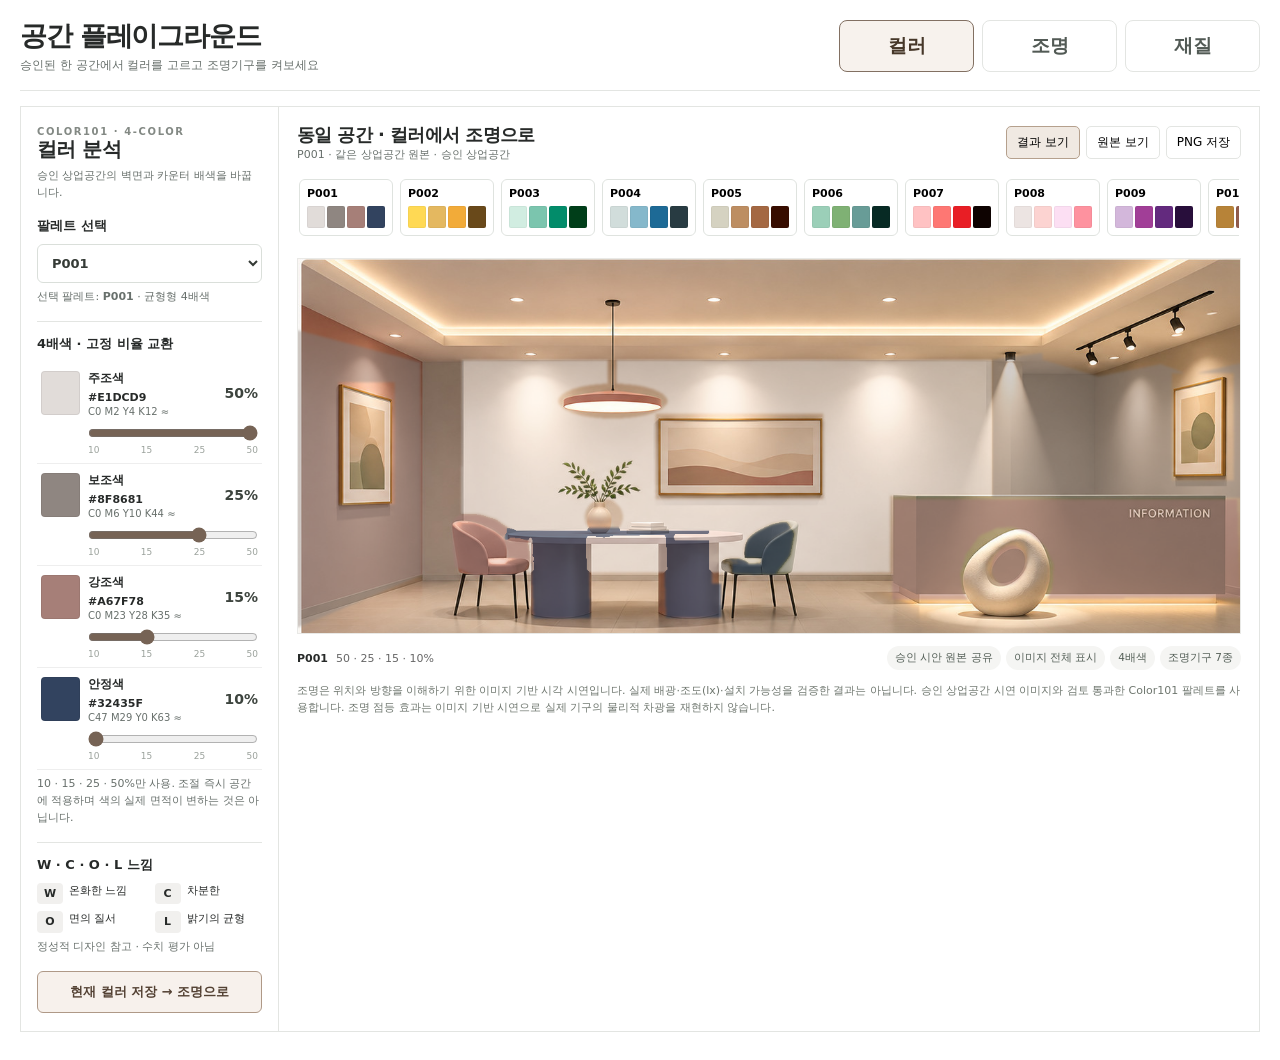
<file: playgrounds/space-playground-beta/index.html>
<!DOCTYPE html><html lang="ko"><head><meta charset="utf-8"><meta name="viewport" content="width=device-width,initial-scale=1"><title>공간 플레이그라운드 | 컬러·조명 동일 공간 통합</title><style>
:root{--line:#e3e5e2;--ink:#272a29;--muted:#68706c;--accent:#766457;--accent-bg:#f5eee7}
*{box-sizing:border-box}html,body{margin:0;min-height:100%;background:#fff;color:var(--ink);font-family:Inter,"Noto Sans KR","Malgun Gothic",system-ui,sans-serif;font-size:13px}button,select,input{font:inherit}button{cursor:pointer}button:focus-visible,input:focus-visible,select:focus-visible{outline:2px solid #ad8f77;outline-offset:2px}.hidden,[hidden]{display:none!important}
.app{width:min(1860px,100%);margin:0 auto;padding:18px 20px 28px}.header{display:flex;justify-content:space-between;align-items:center;gap:24px;border-bottom:1px solid var(--line);padding-bottom:16px}.brand h1{font-size:27px;margin:0;letter-spacing:-1.2px;font-weight:850}.brand small{display:block;color:var(--muted);margin-top:3px;font-size:12px}.tabs{display:flex;gap:8px;align-items:center}.tab{min-width:135px;padding:12px 19px;background:#fff;border:1px solid var(--line);border-radius:8px;font-size:19px;font-weight:780;color:#525a55}.tab.active{border-color:#827062;color:#463729;background:#f7f2ed}.workspace{display:grid;grid-template-columns:minmax(258px,20%) minmax(0,80%);border:1px solid var(--line);margin-top:15px;background:#fff;min-height:700px}.sidebar{border-right:1px solid var(--line);padding:19px 16px 18px;min-width:0}.pane{display:flex;flex-direction:column;gap:16px}.eyebrow{letter-spacing:1.6px;color:#838984;font-size:10px;font-weight:760}.side-title{margin:0;font-size:20px;letter-spacing:-.6px;line-height:1.24}.sub{font-size:11px;color:var(--muted);line-height:1.55;margin:5px 0 0}.sep{border-top:1px solid var(--line);padding-top:13px}.label{font-weight:800;font-size:13px;display:block;margin-bottom:9px}.muted{color:var(--muted);font-size:11px}.pal-select{width:100%;padding:10px;background:#fff;border:1px solid #dadfda;border-radius:6px;font-weight:750}.color-row{display:grid;grid-template-columns:39px minmax(0,1fr) auto;align-items:center;gap:8px;padding:8px 4px;border-bottom:1px solid #eee}.swatch{height:44px;border:1px solid #0001;border-radius:4px}.role{font-size:12px;font-weight:780}.hex{font-size:11px;margin-top:4px;font-weight:680;font-variant-numeric:tabular-nums}.cmyk{font-size:10px;color:var(--muted);margin-top:2px}.rate{font-size:14px;font-weight:800;color:#3d443e;text-align:right}.rate-range{grid-column:2/4;width:100%;accent-color:#766355;margin:0;cursor:pointer}.rate-scale{grid-column:2/4;display:flex;justify-content:space-between;font-size:9px;color:#9aa19b;margin-top:-4px}.feels{display:grid;grid-template-columns:repeat(2,minmax(0,1fr));gap:7px 10px}.feel{display:flex;gap:6px;align-items:flex-start;font-size:11px;line-height:1.4}.feel b{background:#f1f0ee;border-radius:4px;padding:3px 6px;min-width:26px;text-align:center}.action{border:1px solid #af9987;background:#f7f1ec;border-radius:6px;padding:11px 12px;font-weight:800;color:#534133}.action:hover{background:#efe2d8}.viewer{display:flex;flex-direction:column;gap:12px;padding:16px 18px 20px;min-width:0}.viewer-header{display:flex;justify-content:space-between;align-items:center;gap:8px;flex-wrap:wrap}.viewer-title{font-size:18px;font-weight:820;letter-spacing:-.6px}.viewer-hint{font-size:11px;color:var(--muted)}.viewer-actions{display:flex;gap:6px}.small-btn{background:#fff;border:1px solid var(--line);border-radius:5px;padding:7px 10px;font-size:12px}.small-btn.active{background:#f0e9e2;border-color:#b5a08d}.palette-rail,.fixture-rail{display:flex;gap:7px;overflow-x:auto;padding:5px 2px 10px;scrollbar-width:thin}.tile{flex:0 0 94px;text-align:left;border:1px solid #dfe3df;border-radius:6px;background:#fff;padding:7px;min-width:0}.tile:disabled{opacity:.38;cursor:not-allowed}.tile.active{border-color:#907864;box-shadow:0 0 0 1px #907864}.tile-title{display:flex;justify-content:space-between;font-size:11px;font-weight:800}.chips4{display:flex;gap:2px;margin-top:6px}.chips4 i{flex:1;height:22px;border-radius:2px;display:block;border:1px solid #0000000a}.fixture-rail{flex-wrap:wrap;overflow:visible}.fixture-tile{flex:1 1 120px;min-width:110px;text-align:center;border:1px solid #dfe2df;border-radius:7px;background:#fff;padding:11px 4px;font-weight:720;color:#555;transition:background .14s}.fixture-tile.on{background:#f8eee3;border-color:#a78569;color:#54402d}.fixture-tile strong{display:block;font-size:13px}.fixture-tile small{display:block;font-size:10px;margin-top:4px;color:#798078}.fixture-tile i{font-size:16px;font-style:normal;display:block;margin-bottom:4px}.stage{width:100%;position:relative;border:1px solid #e9e9e6;background:#fff;display:flex;justify-content:center;align-items:center;overflow:hidden}#markers{display:none!important}.stage canvas{display:block;width:100%;height:auto;max-width:100%;object-fit:contain}.overlay{position:absolute;inset:0;pointer-events:none}.overlay button{pointer-events:auto;position:absolute;transform:translate(-50%,-50%);border:1.5px solid white;background:#49534bc9;box-shadow:0 1px 8px #0005;width:19px;height:19px;border-radius:50%;padding:0}.overlay button.on{background:#f6b756;border-color:#fff;box-shadow:0 0 0 5px #ffe6ad65,0 0 14px 2px #ffcc79}.overlay button span{position:absolute;display:none;white-space:nowrap;top:24px;left:50%;transform:translateX(-50%);background:#242724d9;color:white;padding:5px 7px;border-radius:3px;font-size:10px}.overlay button:hover span,.overlay button:focus-visible span{display:block}.pill{display:inline-block;background:#f5f4f2;border:1px solid #e7e6e1;border-radius:30px;padding:6px 10px;font-size:11px;font-weight:700}.viewer-footer{display:flex;align-items:center;justify-content:space-between;gap:10px;flex-wrap:wrap}.help{color:#777f78;font-size:11px;line-height:1.5}.time-row{display:grid;grid-template-columns:repeat(3,1fr);gap:5px}.time-btn{border:1px solid #e1e4df;border-radius:6px;padding:10px 4px;background:#fff;font-size:14px;font-weight:750}.time-btn.active{background:#f7ede2;border-color:#ac8e70}.slider-line{margin:9px 0 0;display:flex;justify-content:space-between;font-size:12px}.slider-line strong{font-size:14px}.full-range{width:100%;accent-color:#9c785a;margin:9px 0 2px}.light-mode-info{margin:4px 0 0;background:#f8f7f5;padding:9px 10px;border-radius:6px;font-size:12px;line-height:1.55}.status{font-size:11px;color:#69736d;line-height:1.5;margin:4px 0}.foot-badges{display:flex;flex-wrap:wrap;gap:5px}.foot-badges span{border-radius:20px;background:#f5f5f3;color:#556058;padding:5px 8px;font-size:10.5px}.group-actions{display:flex;gap:6px;flex-wrap:wrap}.main-status{margin-top:2px;display:flex;align-items:center;gap:8px;flex-wrap:wrap}.main-status b{font-size:11px}.main-status span{font-size:11px;color:#666}.info-alert{font-size:11px;line-height:1.6;color:#6f776f;margin:0}.fixt-perc{font-weight:800;color:#866645}select{color:#353b36}
@media(max-width:1150px){.app{padding:10px}.tabs{gap:5px}.tab{min-width:100px;font-size:16px}.workspace{grid-template-columns:minmax(240px,26%) 1fr}.sidebar{padding:13px 12px}.viewer{padding:12px}.tile{flex-basis:81px}}
@media(max-width:780px){.header{align-items:flex-start;flex-direction:column}.tabs{width:100%;display:grid;grid-template-columns:repeat(3,1fr)}.tab{min-width:0}.workspace{display:flex;flex-direction:column}.viewer{order:1}.sidebar{order:2;border-right:none;border-top:1px solid var(--line)}.stage canvas{width:100%}.viewer-header{align-items:flex-start}.brand h1{font-size:23px}}
@media print{.app{padding:4mm}.header{padding-bottom:4mm}.workspace{margin-top:3mm}.viewer,.sidebar{padding:3mm}.tabs,.viewer-actions,.action,.fixture-rail{display:none}.viewer{gap:3mm}.workspace{min-height:0}}
</style></head><body><div class="app">
<header class="header"><div class="brand"><h1>공간 플레이그라운드</h1><small>승인된 한 공간에서 컬러를 고르고 조명기구를 켜보세요</small></div><nav class="tabs" aria-label="편집 탭"><button class="tab active" id="tab_color">컬러</button><button class="tab" id="tab_light">조명</button><button class="tab" id="tab_material">재질</button></nav></header>
<div class="workspace"><aside class="sidebar">
<div class="pane" id="side_color"><div><div class="eyebrow">COLOR101 · 4-COLOR</div><h2 class="side-title">컬러 분석</h2><p class="sub">승인 상업공간의 벽면과 카운터 배색을 바꿉니다.</p></div>
<section><label class="label" for="paletteSelect">팔레트 선택</label><select id="paletteSelect" class="pal-select"></select><p class="sub">선택 팔레트: <b id="paletteName">P001</b> · <span id="styleName">-</span></p></section>
<section class="sep"><div class="label">4배색 · 고정 비율 교환</div><div id="colorRows"></div><p class="sub">10 · 15 · 25 · 50%만 사용. 조절 즉시 공간에 적용하며 색의 실제 면적이 변하는 것은 아닙니다.</p></section>
<section class="sep"><div class="label">W · C · O · L 느낌</div><div class="feels" id="colorMood"></div><p class="sub">정성적 디자인 참고 · 수치 평가 아님</p></section>
<button class="action" id="saveAndLight">현재 컬러 저장 → 조명으로</button></div>
<div class="pane" id="side_light" hidden><div><div class="eyebrow">LIGHTING / SHARED IMAGE</div><h2 class="side-title">조명 연출</h2><p class="sub">저장한 동일 공간 그대로 · 필요한 조명기구만 선택하여 켭니다</p></div>
<section><div class="label">가져온 배색 <span id="savedID">P001</span></div><span class="chips4" id="savedColors"></span><button id="backColor" class="small-btn" style="margin-top:9px">← 컬러 수정</button></section>
<section class="sep"><div class="label">시간대</div><div class="time-row"><button id="time_day" class="time-btn">낮</button><button id="time_evening" class="time-btn">저녁</button><button id="time_night" class="time-btn">밤</button></div></section>
<section class="sep"><div class="label">색온도 · 밝기</div><div class="slider-line"><span>색온도</span><strong id="kelvinVal">4300K</strong></div><input id="kelvin" class="full-range" type="range" min="2000" max="6000" step="100" value="4300" aria-label="조명 색온도"><div class="slider-line muted"><span>2000K</span><span>6000K</span></div><div class="slider-line"><span>밝기 인상</span><strong id="brightVal">72%</strong></div><input id="brightness" class="full-range" type="range" min="5" max="100" step="1" value="72" aria-label="조명 밝기"></section>
<section class="sep"><div class="label">선택한 기구 · <span id="selectedFixture">렌즈 스포트</span></div><div class="light-mode-info"><span id="fixtureState">켜짐</span> · <strong id="strengthVal">60%</strong> 상대 강도</div><input id="strength" class="full-range" type="range" min="0" max="100" step="5" value="60" aria-label="선택 조명기구의 상대 강도"><p class="sub">오른쪽 조명기구 카드를 눌러 개별로 켜고 끕니다. 사진 위 원형 표시는 사용하지 않습니다.</p><div class="group-actions" style="margin-top:8px"><button id="allOn" class="small-btn">전체 켜기</button><button id="allOff" class="small-btn">전체 끄기</button></div></section>
<section class="sep"><div class="label">공간 느낌 · W·C·O·L</div><p id="lightMood" style="font-weight:750;line-height:1.45">온화한 분위기</p><div class="feels" id="lightFeels"></div><p class="sub">시각적 인상 설명 · 실제 심리 측정 아님</p></section></div>
<div class="pane" id="side_material" hidden><div class="eyebrow">MATERIAL / PENDING</div><h2 class="side-title">재질</h2><p class="sub">재질 적용 시스템은 검증 후 연결합니다. 임의의 질감 슬라이더나 재질 교체 효과를 제공하지 않습니다.</p></div>
</aside><main class="viewer"><div class="viewer-header"><div><div class="viewer-title">동일 공간 · 컬러에서 조명으로</div><div id="status" class="viewer-hint">동일 이미지 사용</div></div><div class="viewer-actions"><button class="small-btn active" id="view_result">결과 보기</button><button class="small-btn" id="view_original">원본 보기</button><button class="small-btn" id="exportPNG">PNG 저장</button></div></div>
<section id="rail_color" class="palette-rail" aria-label="Color101 4색 팔레트 목록"><div id="paletteRail" class="palette-rail" style="padding:0;width:100%"></div></section>
<section id="rail_light" hidden><div class="label" style="margin:0 0 6px">조명기구 켜기·끄기 · 눌러서 빛의 위치와 방향을 비교</div><div class="fixture-rail" id="fixtures"></div></section>
<section id="rail_material" hidden><p class="sub">재질은 정식 엔진 연결 전 상태입니다.</p></section>
<div class="stage" id="stage"><canvas id="canvas" aria-label="컬러와 조명이 공유하는 단일 공간 이미지"></canvas><div id="markers" class="overlay" hidden aria-hidden="true"></div></div>
<div class="viewer-footer"><div class="main-status"><b id="selectedID">P001</b><span id="ratioText">50 · 25 · 15 · 10%</span></div><div class="foot-badges"><span>승인 시안 원본 공유</span><span>이미지 전체 표시</span><span>4배색</span><span>조명기구 7종</span></div></div><p class="info-alert">조명은 위치와 방향을 이해하기 위한 이미지 기반 시각 시연입니다. 실제 배광·조도(lx)·설치 가능성을 검증한 결과는 아닙니다. 승인 상업공간 시연 이미지와 검토 통과한 Color101 팔레트를 사용합니다. 조명 점등 효과는 이미지 기반 시연으로 실제 기구의 물리적 차광을 재현하지 않습니다.</p>
</main></div></div><script>
(()=>{'use strict';
const $=id=>document.getElementById(id), RATES=[10,15,25,50],ZONE_RATES=[50,25,15,10];
const DB={"1":{"id":"P001","colors":["#E1DCD9","#8F8681","#A67F78","#32435F"],"available":true,"sourcePage":4,"labels":["Primary","Balance","Point","Stability"]},"2":{"id":"P002","colors":["#FFD954","#E4B860","#F2AB39","#69491A"],"available":true,"sourcePage":6,"labels":["Primary","Balance","Point","Stability"]},"3":{"id":"P003","colors":["#D1EDE1","#7BC5AE","#028C6A","#003E19"],"available":true,"sourcePage":8,"labels":["Primary","Balance","Point","Stability"]},"4":{"id":"P004","colors":["#D1DDDB","#85B8CB","#1D6A96","#283B42"],"available":true,"sourcePage":10,"labels":["Primary","Balance","Point","Stability"]},"5":{"id":"P005","colors":["#D5D2C1","#BD8E62","#A46843","#370D00"],"available":true,"sourcePage":12,"labels":["Primary","Balance","Point","Stability"]},"6":{"id":"P006","colors":["#9BCFB8","#7FB174","#689C97","#072A24"],"available":true,"sourcePage":14,"labels":["Primary","Balance","Point","Stability"]},"7":{"id":"P007","colors":["#FFC2C3","#FE7773","#E81E25","#0E0301"],"available":true,"sourcePage":16,"labels":["Primary","Balance","Point","Stability"]},"8":{"id":"P008","colors":["#ECE4E2","#FCD3D1","#FCDFF3","#FE929F"],"available":true,"sourcePage":18,"labels":["Primary","Balance","Point","Stability"]},"9":{"id":"P009","colors":["#D3B7DB","#A13E97","#632A7E","#280E3B"],"available":true,"sourcePage":20,"labels":["Primary","Balance","Point","Stability"]},"10":{"id":"P010","colors":["#B78338","#915C4C","#40686A","#2F1812"],"available":true,"sourcePage":22,"labels":["Primary","Balance","Point","Stability"]},"11":{"id":"P011","colors":["#E3A6A1","#BC5F6A","#19B3B1","#034B61"],"available":true,"sourcePage":24,"labels":["Primary","Balance","Point","Stability"]},"12":{"id":"P012","colors":["#BDBDBF","#5580A0","#CC8A4D","#32435F"],"available":true,"sourcePage":26,"labels":["Primary","Balance","Point","Stability"]},"13":{"id":"P013","colors":["#B2A59F","#023459","#1E646E","#002C2F"],"available":true,"sourcePage":27,"labels":["Primary","Balance","Point","Stability"]},"14":{"id":"P014","colors":["#B98D72","#AE4951","#57233A","#161B1F"],"available":true,"sourcePage":28,"labels":["Primary","Balance","Point","Stability"]},"15":{"id":"P015","colors":["#EAD6BD","#A88661","#504E63","#00142F"],"available":true,"sourcePage":29,"labels":["Primary","Balance","Point","Stability"]},"16":{"id":"P016","colors":["#CCD3D9","#FED5D9","#7E212C","#321E17"],"available":true,"sourcePage":30,"labels":["Primary","Balance","Point","Stability"]},"17":{"id":"P017","colors":["#EADACE","#E5BB4B","#498EAF","#631F16"],"available":true,"sourcePage":31,"labels":["Primary","Balance","Point","Stability"]},"18":{"id":"P018","colors":["#F2DD66","#9A1B27","#747BA9","#3B3857"],"available":true,"sourcePage":32,"labels":["Primary","Balance","Point","Stability"]},"19":{"id":"P019","colors":["#0359AE","#14B09B","#EBE5D9","#CC8A56"],"available":true,"sourcePage":33,"labels":["Primary","Balance","Point","Stability"]},"20":{"id":"P020","colors":["#A6C2CE","#9C8F98","#EBC57C","#6B799E"],"available":true,"sourcePage":34,"labels":["Primary","Balance","Point","Stability"]},"21":{"id":"P021","colors":["#97BAA4","#499368","#295651","#232941"],"available":true,"sourcePage":35,"labels":["Primary","Balance","Point","Stability"]},"22":{"id":"P022","colors":["#DCC1B0","#869DAB","#847072","#3D313F"],"available":true,"sourcePage":36,"labels":["Primary","Balance","Point","Stability"]},"23":{"id":"P023","colors":["#B2D6CA","#FE5858","#024B40","#5D353E"],"available":true,"sourcePage":37,"labels":["Primary","Balance","Point","Stability"]},"24":{"id":"P024","colors":["#E5EDF8","#E29E93","#EDBC7A","#0384BD"],"available":true,"sourcePage":38,"labels":["Primary","Balance","Point","Stability"]},"25":{"id":"P025","colors":["#91D4C2","#45BB89","#3D82AB","#003853"],"available":true,"sourcePage":39,"labels":["Primary","Balance","Point","Stability"]},"26":{"id":"P026","colors":["#1E94A0","#004E6D","#FEC0C1","#DC2543"],"available":true,"sourcePage":40,"labels":["Primary","Balance","Point","Stability"]},"27":{"id":"P027","colors":["#8CA6B3","#87C488","#AA641E","#284651"],"available":true,"sourcePage":41,"labels":["Primary","Balance","Point","Stability"]},"28":{"id":"P028","colors":["#DB5A9A","#E5A46E","#125669","#0A5B54"],"available":true,"sourcePage":42,"labels":["Primary","Balance","Point","Stability"]},"29":{"id":"P029","colors":["#D9CFE7","#A8BCBA","#ACC66D","#50697D"],"available":true,"sourcePage":43,"labels":["Primary","Balance","Point","Stability"]},"30":{"id":"P030","colors":["#324856","#4A746A","#D18237","#D66C44"],"available":true,"sourcePage":44,"labels":["Primary","Balance","Point","Stability"]},"31":{"id":"P031","colors":["#FFA289","#6A92CC","#706FAB","#50293C"],"available":true,"sourcePage":45,"labels":["Primary","Balance","Stability","Texture-Line"]},"32":{"id":"P032","colors":["#DBDBE5","#A5B7C1","#535D55","#51464A"],"available":true,"sourcePage":46,"labels":["Primary","Balance","Stability","Texture-Line"]},"33":{"id":"P033","colors":["#C2E6FF","#859F3C","#007F52","#45451F"],"available":true,"sourcePage":47,"labels":["Primary","Balance","Point","Stability"]},"34":{"id":"P034","colors":["#EB8F90","#FFB471","#ADBED2","#12406A"],"available":true,"sourcePage":48,"labels":["Primary","Balance","Point","Stability"]},"35":{"id":"P035","colors":["#6C838B","#BB7748","#9E6D70","#7F726A"],"available":true,"sourcePage":49,"labels":["Primary","Balance","Point","Stability"]},"36":{"id":"P036","colors":["#FDDCEF","#D5C5E9","#3A5A69","#030923"],"available":true,"sourcePage":50,"labels":["Primary","Balance","Point","Stability"]},"37":{"id":"P037","colors":null,"available":false,"reason":"INVALID_PRINTED_HEX_P037_BALANCE","sourcePage":51},"38":{"id":"P038","colors":["#D7CBBD","#C1893F","#AF8F90","#69454F"],"available":true,"sourcePage":52,"labels":["Primary","Balance","Point","Stability"]},"39":{"id":"P039","colors":["#F5E2D4","#ECBA73","#A8DFF1","#024757"],"available":true,"sourcePage":53,"labels":["Primary","Balance","Point","Stability"]},"40":{"id":"P040","colors":["#D0DAE4","#2A6078","#B9CD74","#085438"],"available":true,"sourcePage":54,"labels":["Primary","Balance","Point","Stability"]},"41":{"id":"P041","colors":["#82BBB5","#CA884B","#D1825B","#CCA142"],"available":true,"sourcePage":55,"labels":["Primary","Balance","Point","Stability"]},"42":{"id":"P042","colors":["#AFB3BC","#E5BA22","#757430","#D0B987"],"available":true,"sourcePage":56,"labels":["Primary","Balance","Point","Stability"]},"43":{"id":"P043","colors":["#7F9871","#9795A3","#C94F44","#261326"],"available":true,"sourcePage":57,"labels":["Primary","Balance","Point","Stability"]},"44":{"id":"P044","colors":["#CADBAE","#B0CCCF","#D65A50","#1E3815"],"available":true,"sourcePage":58,"labels":["Primary","Balance","Point","Stability"]},"45":{"id":"P045","colors":["#BED3D4","#E8CAA4","#A1B872","#E5D67B"],"available":true,"sourcePage":59,"labels":["Primary","Balance","Point","Stability"]},"46":{"id":"P046","colors":["#EDA2B6","#ABBF4E","#7A96A2","#E5D67B"],"available":true,"sourcePage":60,"labels":["Primary","Balance","Point","Stability"]},"47":{"id":"P047","colors":["#8AD5EB","#8A54A2","#5954A4","#04254E"],"available":true,"sourcePage":61,"labels":["Primary","Balance","Point","Stability"]},"48":{"id":"P048","colors":["#FEC74B","#D92139","#AEC33A","#253F58"],"available":true,"sourcePage":62,"labels":["Primary","Balance","Point","Stability"]},"49":{"id":"P049","colors":["#33C7F7","#DFA0C8","#2C439B","#25255F"],"available":true,"sourcePage":63,"labels":["Primary","Balance","Point","Stability"]},"50":{"id":"P050","colors":["#EAC1DB","#A1268E","#9D1E31","#2C0136"],"available":true,"sourcePage":64,"labels":["Primary","Balance","Point","Stability"]},"51":{"id":"P051","colors":["#C7C5B8","#38618F","#FD9735","#FF6745"],"available":true,"sourcePage":65,"labels":["Primary","Balance","Point","Stability"]},"52":{"id":"P052","colors":["#FEC804","#F26322","#7A2D59","#181B46"],"available":true,"sourcePage":66,"labels":["Primary","Balance","Point","Stability"]},"53":{"id":"P053","colors":["#EAC9C8","#DAB2D3","#9EDAE3","#65C4D8"],"available":true,"sourcePage":67,"labels":["Primary","Balance","Point","Stability"]},"54":{"id":"P054","colors":["#FFD0D6","#B7DDE0","#FEE19F","#735B69"],"available":true,"sourcePage":68,"labels":["Primary","Balance","Point","Stability"]},"55":{"id":"P055","colors":["#F6E0AE","#FFB312","#85CFB4","#ED186B"],"available":true,"sourcePage":69,"labels":["Primary","Balance","Point","Stability"]},"56":{"id":"P056","colors":["#EFC638","#416EB6","#715CA8","#2B103B"],"available":true,"sourcePage":70,"labels":["Primary","Balance","Point","Stability"]},"57":{"id":"P057","colors":["#F0BBC3","#10A44A","#FD8411","#877D7C"],"available":true,"sourcePage":71,"labels":["Primary","Balance","Point","Stability"]},"58":{"id":"P058","colors":["#ECEC84","#FFB69B","#A299CA","#7CCAAE"],"available":true,"sourcePage":72,"labels":["Primary","Balance","Point","Stability"]},"59":{"id":"P059","colors":["#D6D0AE","#F5E68B","#6BB6A1","#DF6033"],"available":true,"sourcePage":73,"labels":["Primary","Balance","Point","Stability"]},"60":{"id":"P060","colors":["#FED770","#F29F8F","#FB7552","#076A67"],"available":true,"sourcePage":74,"labels":["Primary","Balance","Point","Stability"]},"61":{"id":"P061","colors":["#A9DFED","#EBD6E8","#84C0E9","#37419A"],"available":true,"sourcePage":75,"labels":["Primary","Balance","Point","Stability"]},"62":{"id":"P062","colors":["#FCE53D","#FFA614","#CA4026","#7E1331"],"available":true,"sourcePage":76,"labels":["Primary","Balance","Point","Stability"]},"63":{"id":"P063","colors":["#F5C9CA","#AAD4EC","#F5CE45","#CA664E"],"available":true,"sourcePage":77,"labels":["Primary","Balance","Point","Stability"]},"64":{"id":"P064","colors":["#FFE246","#F4A5A1","#1ABCBD","#014254"],"available":true,"sourcePage":78,"labels":["Primary","Balance","Point","Stability"]},"65":{"id":"P065","colors":["#F9E54E","#F8981D","#E12E4B","#5BBDC8"],"available":true,"sourcePage":79,"labels":["Primary","Balance","Point","Stability"]},"66":{"id":"P066","colors":["#BCC74F","#F38F3A","#712333","#3B3A73"],"available":true,"sourcePage":80,"labels":["Primary","Balance","Point","Stability"]},"67":{"id":"P067","colors":["#B1DADE","#F4AD45","#AD184F","#496A23"],"available":true,"sourcePage":81,"labels":["Primary","Balance","Point","Stability"]},"68":{"id":"P068","colors":null,"available":false,"reason":"SOURCE_GAP_P068_NOT_PRINTED","sourcePage":null},"69":{"id":"P069","colors":["#EE1D47","#742063","#FFB42A","#EDC9ED"],"available":true,"sourcePage":82,"labels":["Primary","Balance","Point","Stability"]},"70":{"id":"P070","colors":["#AEE0DD","#FAA98B","#E8AECF","#01ACBD"],"available":true,"sourcePage":83,"labels":["Primary","Balance","Point","Stability"]},"71":{"id":"P071","colors":["#EECB27","#BEDAE5","#E13239","#1F1762"],"available":true,"sourcePage":84,"labels":["Primary","Balance","Point","Stability"]},"72":{"id":"P072","colors":["#D74126","#50A0C3","#FFD84F","#F2F3AF"],"available":true,"sourcePage":85,"labels":["Primary","Balance","Point","Stability"]},"73":{"id":"P073","colors":["#FC801C","#FFBDB0","#BB496B","#311418"],"available":true,"sourcePage":86,"labels":["Primary","Balance","Point","Stability"]},"74":{"id":"P074","colors":["#FFDD00","#478FCD","#F15A22","#5FAD46"],"available":true,"sourcePage":87,"labels":["Primary","Balance","Point","Stability"]},"75":{"id":"P075","colors":["#FF445F","#FEB830","#F4C5D7","#6F925A"],"available":true,"sourcePage":88,"labels":["Primary","Balance","Point","Stability"]},"76":{"id":"P076","colors":["#5A5C4F","#D3D6C3","#EE6A22","#F2AF1D"],"available":true,"sourcePage":89,"labels":["Primary","Balance","Point","Stability"]},"77":{"id":"P077","colors":["#FE6323","#A2B75C","#FEC6AD","#1F1F29"],"available":true,"sourcePage":90,"labels":["Primary","Balance","Point","Stability"]},"78":{"id":"P078","colors":["#F3553C","#FFB53C","#EEB3A3","#642A02"],"available":true,"sourcePage":91,"labels":["Primary","Balance","Point","Stability"]},"79":{"id":"P079","colors":["#E99A24","#FFE083","#2B3C1A","#171516"],"available":true,"sourcePage":92,"labels":["Primary","Balance","Point","Stability"]},"80":{"id":"P080","colors":["#CA2521","#ECA442","#61120E","#A5A79A"],"available":true,"sourcePage":93,"labels":["Primary","Balance","Point","Stability"]},"81":{"id":"P081","colors":["#C76331","#B16B2F","#9A2513","#D8B884"],"available":true,"sourcePage":94,"labels":["Primary","Balance","Point","Stability"]},"82":{"id":"P082","colors":["#92617E","#CC5B3B","#982827","#3C1832"],"available":true,"sourcePage":95,"labels":["Primary","Balance","Point","Stability"]},"83":{"id":"P083","colors":["#E95761","#F69864","#1E4620","#290F02"],"available":true,"sourcePage":96,"labels":["Primary","Balance","Point","Stability"]},"84":{"id":"P084","colors":["#FEF0BF","#F3B749","#655C57","#2E1E11"],"available":true,"sourcePage":97,"labels":["Primary","Balance","Point","Stability"]},"85":{"id":"P085","colors":["#E5D1AC","#EF6E2C","#61271C","#2C413C"],"available":true,"sourcePage":98,"labels":["Primary","Balance","Point","Stability"]},"86":{"id":"P086","colors":["#9AB878","#F2DE99","#E98D24","#252830"],"available":true,"sourcePage":99,"labels":["Primary","Balance","Point","Stability"]},"87":{"id":"P087","colors":["#B67182","#F2D3C1","#D3603D","#B12C25"],"available":true,"sourcePage":100,"labels":["Primary","Balance","Point","Stability"]},"88":{"id":"P088","colors":["#DFE4DE","#126F80","#F95151","#525E76"],"available":true,"sourcePage":101,"labels":["Primary","Balance","Point","Stability"]},"89":{"id":"P089","colors":["#E8C7B6","#EB9772","#7F445F","#32435F"],"available":true,"sourcePage":102,"labels":["Primary","Balance","Point","Stability"]},"90":{"id":"P090","colors":["#CED7D4","#FCBE71","#E55026","#608796"],"available":true,"sourcePage":103,"labels":["Primary","Balance","Point","Stability"]},"91":{"id":"P091","colors":["#9E5165","#A51E22","#204B24","#0B2637"],"available":true,"sourcePage":104,"labels":["Primary","Balance","Point","Stability"]},"92":{"id":"P092","colors":["#FEB75D","#55C8EA","#013B63","#000E2B"],"available":true,"sourcePage":105,"labels":["Primary","Balance","Point","Stability"]},"93":{"id":"P093","colors":["#EE3239","#5EAA5F","#FECE00","#9D6AB9"],"available":true,"sourcePage":106,"labels":["Primary","Balance","Point","Stability"]},"94":{"id":"P094","colors":null,"available":false,"reason":"DUPLICATED_P094_ROLE_ORDER_CONFLICT","sourcePage":107},"95":{"id":"P095","colors":["#FFEFA1","#FFB21A","#876363","#414B6F"],"available":true,"sourcePage":109,"labels":["Primary","Balance","Point","Stability"]},"96":{"id":"P096","colors":["#F6B6C2","#D4587A","#DC364C","#778633"],"available":true,"sourcePage":110,"labels":["Primary","Balance","Point","Stability"]},"97":{"id":"P097","colors":null,"available":false,"reason":"PRINTED_HEX_SWATCH_MAJOR_CONFLICT_POINT","sourcePage":111},"98":{"id":"P098","colors":["#506FB5","#FE7139","#928A99","#695D85"],"available":true,"sourcePage":112,"labels":["Primary","Balance","Point","Stability"]},"99":{"id":"P099","colors":["#FBD1A7","#607178","#383C42","#01273C"],"available":true,"sourcePage":113,"labels":["Primary","Balance","Point","Stability"]},"100":{"id":"P100","colors":null,"available":false,"reason":"PRINTED_HEX_SWATCH_MAJOR_CONFLICT_BALANCE","sourcePage":114},"101":{"id":"P101","colors":["#9CB3C5","#586C50","#D5683D","#865B2E"],"available":true,"sourcePage":115,"labels":["Primary","Balance","Point","Stability"]}},PHOTO="[data-uri]",MASKS=["[data-uri]", "[data-uri]", "[data-uri]", "[data-uri]"];
let state={tab:'color',palette:1,rates:[50,25,15,10],saved:{palette:1,rates:[50,25,15,10]},time:'evening',kelvin:3000,brightness:70,selected:'lens',showOriginal:false,fixture:{down:false,wash:false,cove:false,pendant:false,track:false,counter:false,lens:false},strength:{down:65,wash:65,cove:65,pendant:70,track:70,counter:65,lens:75}};
const metas=[['down','다운라이트','기본 확산',.49,.18],['wash','월워싱','정면·우측 벽',.67,.28],['cove','코브 조명','천장 가장자리',.50,.13],['pendant','펜던트','중앙 테이블',.34,.36],['track','트랙 스포트','우측 액자',.89,.17],['counter','카운터 간접','인포메이션 하단',.87,.91],['lens','렌즈 스포트','인포메이션 앞 오브제',.753,.27]];

const cmyk=h=>{const rgb=[1,3,5].map(i=>parseInt(h.slice(i,i+2),16)/255),k=1-Math.max(...rgb);if(k>.999)return 'C0 M0 Y0 K100';return rgb.map(v=>Math.round(((1-v-k)/(1-k))*100)).map((v,i)=>'CMY'[i]+v).join(' ')+' K'+Math.round(k*100)};
const toRGB=h=>[1,3,5].map(i=>parseInt(h.slice(i,i+2),16));
const palette=n=>DB[String(n)];
let photo,maskData=[],canvas,ctx,baseRGBA,baseImage,ready=false,scheduled=false,colorKey='',colorData=null,paintCount=0;
function imageLoad(src){return new Promise((ok,fail)=>{let i=new Image();i.onload=()=>ok(i);i.onerror=fail;i.src=src})}
function init(){canvas=$('canvas');ctx=canvas.getContext('2d',{willReadFrequently:true});Promise.all([imageLoad(PHOTO),...MASKS.map(imageLoad)]).then(items=>{
photo=items[0];canvas.width=photo.naturalWidth;canvas.height=photo.naturalHeight;ctx.drawImage(photo,0,0);baseImage=ctx.getImageData(0,0,canvas.width,canvas.height);baseRGBA=new Uint8ClampedArray(baseImage.data);
maskData=items.slice(1).map(img=>{const c=document.createElement('canvas');c.width=canvas.width;c.height=canvas.height;const cctx=c.getContext('2d',{willReadFrequently:true});cctx.drawImage(img,0,0);return cctx.getImageData(0,0,c.width,c.height).data});ready=true;render();
}).catch(err=>{console.error(err);$('status').textContent='이미지 소스 불러오기 실패'})}
function cacheColors(){let key=state.palette+'|'+state.rates.join('/');if(key===colorKey&&colorData)return colorData;
const out=new Uint8ClampedArray(baseRGBA),colors=palette(state.palette).colors.map(toRGB),assigned=ZONE_RATES.map(r=>colors[state.rates.indexOf(r)]),n=canvas.width*canvas.height;
for(let p=0,k=0;p<n;p++,k+=4){let strongest=0,zone=-1;for(let z=0;z<4;z++){const a=maskData[z][k];if(a>strongest || (a===strongest && z>zone)){strongest=a;zone=z}}if(strongest<7)continue;
let a=(strongest/255)*[.59,.57,.73,.69][zone];const src=[baseRGBA[k],baseRGBA[k+1],baseRGBA[k+2]],target=assigned[zone];const lum=(src[0]*.30+src[1]*.59+src[2]*.11)/255;const gain=.67+.57*lum;
for(let c=0;c<3;c++)out[k+c]=src[c]*(1-a)+Math.max(0,Math.min(255,target[c]*gain))*a;
}
colorData=out;colorKey=key;return out}
function lightRgb(){const k=state.kelvin,t=Math.min(1,Math.max(0,(k-2000)/4000));let u=t<.5?t*2:(t-.5)*2;const a=t<.5?[255,156,73]:[255,242,216],b=t<.5?[255,242,216]:[180,216,255];return a.map((v,i)=>Math.round(v+(b[i]-v)*u))}
function gradEllipse(x,y,rx,ry,a,k=1){ctx.save();ctx.translate(x,y);ctx.scale(rx,ry);let gr=ctx.createRadialGradient(0,0,0,0,0,1);let tone=lightRgb().join(',');gr.addColorStop(0,`rgba(${tone},${.59*a*k})`);gr.addColorStop(.28,`rgba(${tone},${.24*a*k})`);gr.addColorStop(1,`rgba(${tone},0)`);ctx.fillStyle=gr;ctx.beginPath();ctx.arc(0,0,1,0,2*Math.PI);ctx.fill();ctx.restore()}
function visualLight(){const w=canvas.width,h=canvas.height;ctx.save();const entries=metas.filter(m=>state.fixture[m[0]]&&state.strength[m[0]]>0);const any=entries.length>0;
// Windowless commercial sample: power OFF suppresses room illumination decisively.
const ambient={day:.14,evening:.27,night:.44}[state.time];
const generalPower=((state.fixture.down?state.strength.down:0)+(state.fixture.cove?state.strength.cove:0))/200;const dim=Math.min(.87,Math.max(.30,{day:.54,evening:.64,night:.80}[state.time]+(70-state.brightness)/600-generalPower*.18));
ctx.fillStyle=`rgba(10,11,16,${dim})`;ctx.fillRect(0,0,w,h);
if(any){ctx.globalCompositeOperation='screen';for(const [name,,,xx,yy] of entries){let power=state.strength[name]/100;if(name==='down')for(let x of [.23,.43,.63,.83]){gradEllipse(w*x,h*.35,w*.095,h*.28,power,.60);gradEllipse(w*x,h*.20,w*.024,h*.028,power,.34)}
if(name==='wash')for(let x of [.24,.45,.64,.93])gradEllipse(w*x,h*.42,w*.115,h*.35,power,.82);
if(name==='cove'){gradEllipse(w*.5,h*.14,w*.51,h*.17,power,.45);ctx.save();ctx.shadowBlur=30;ctx.shadowColor=`rgb(${lightRgb().join(',')})`;ctx.strokeStyle=`rgba(${lightRgb().join(',')},${.54*power})`;ctx.lineWidth=9;ctx.beginPath();ctx.moveTo(w*.15,h*.19);ctx.lineTo(w*.79,h*.19);ctx.stroke();ctx.restore()}
if(name==='pendant'){gradEllipse(w*.34,h*.41,w*.135,h*.085,power,.50);gradEllipse(w*.34,h*.77,w*.22,h*.27,power,.94)}
if(name==='track'){for(let x of [.88,.955])gradEllipse(w*x,h*.39,w*.088,h*.31,power,.72)}
if(name==='counter'){gradEllipse(w*.83,h*.93,w*.23,h*.14,power,.86);ctx.save();ctx.shadowBlur=14;ctx.strokeStyle=`rgba(${lightRgb().join(',')},${.40*power})`;ctx.lineWidth=7;ctx.beginPath();ctx.moveTo(w*.65,h*.915);ctx.lineTo(w*.997,h*.915);ctx.stroke();ctx.restore()}
if(name==='lens'){
  const sx=w*.753,sy=h*.282,dy=h*.82,wide=w*.084;
  ctx.save();ctx.beginPath();ctx.moveTo(sx-7,sy);ctx.lineTo(sx+7,sy);ctx.lineTo(sx+wide,dy);ctx.quadraticCurveTo(sx,dy+h*.03,sx-wide,dy);ctx.closePath();ctx.clip();
  gradEllipse(sx,sy+h*.22,wide*.92,h*.29,power,.35);ctx.restore();
  gradEllipse(sx,dy,w*.075,h*.068,power,.77);
}

}}
ctx.restore();}
function render(){if(!ready)return;paintCount++;ctx.putImageData(new ImageData(state.showOriginal?new Uint8ClampedArray(baseRGBA):new Uint8ClampedArray(cacheColors()),canvas.width,canvas.height),0,0);if(state.tab==='light'&&!state.showOriginal)visualLight();refreshMarkers()}
function schedule(){if(scheduled)return;scheduled=true;requestAnimationFrame(()=>{scheduled=false;render()})}
function preserve(){try{localStorage.setItem('emovia_color_light_shared_v21_approved',JSON.stringify({...state,showOriginal:false}))}catch(e){}}
function validStoredState(o){
if(!o||typeof o!=='object'||Array.isArray(o))return false;
const rateOk=a=>Array.isArray(a)&&a.length===RATES.length&&a.every(Number.isInteger)&&a.slice().sort((x,y)=>x-y).join()===RATES.join();
if(!DB[String(o.palette)]?.available||!DB[String(o.saved?.palette)]?.available||!rateOk(o.rates)||!rateOk(o.saved?.rates))return false;
if(!['color','light','material'].includes(o.tab)||!['day','evening','night'].includes(o.time))return false;
if(!Number.isInteger(o.kelvin)||o.kelvin<2000||o.kelvin>6000||(o.kelvin-2000)%100!==0)return false;
if(!Number.isInteger(o.brightness)||o.brightness<5||o.brightness>100)return false;
const keys=metas.map(m=>m[0]);
if(!keys.includes(o.selected)||!o.fixture||typeof o.fixture!=='object'||Array.isArray(o.fixture)||!o.strength||typeof o.strength!=='object'||Array.isArray(o.strength))return false;
return keys.every(k=>typeof o.fixture[k]==='boolean'&&Number.isInteger(o.strength[k])&&o.strength[k]>=0&&o.strength[k]<=100&&o.strength[k]%5===0);
}
function recover(){try{
const raw=localStorage.getItem('emovia_color_light_shared_v21_approved');
if(!raw)return;
const o=JSON.parse(raw);
if(!validStoredState(o))return;
state={...state,...o,rates:[...o.rates],saved:{palette:o.saved.palette,rates:[...o.saved.rates]},fixture:{...o.fixture},strength:{...o.strength},showOriginal:false};
}catch(e){} }
function onEdit(){if(state.showOriginal){state.showOriginal=false;toggleViews()}preserve();schedule()}
function changeTab(tab){if(!['color','light','material'].includes(tab))return;if(tab==='light'&&state.tab==='color')saveColor(false);state.tab=tab;
for(const t of ['color','light','material']){let active=t===tab;$('tab_'+t).classList.toggle('active',active);$('side_'+t).hidden=!active;$('rail_'+t).hidden=!active}
$('markers').hidden=tab!=='light'||state.showOriginal;updateLightText();refreshMarkers();onEdit()}
function saveColor(switchTo=true){state.saved={palette:state.palette,rates:[...state.rates]};preserve();if(switchTo)changeTab('light');else updateLightText()}
function updateColorText(){let p=palette(state.palette);$('paletteName').textContent=p.id;$('selectedID').textContent=p.id;
const rgb=p.colors.map(toRGB).flat(),sat=Math.max(...rgb)-Math.min(...rgb);$('styleName').textContent=sat>200?'선명한 대비형 배색':sat<45?'저채도 뉴트럴 배색':'균형형 4배색';
$('colorRows').innerHTML=p.colors.map((c,i)=>`<div class="color-row"><span class="swatch" style="background:${c}"></span><div><div class="role">${['주조색','보조색','강조색','안정색'][i]}</div><div class="hex">${c.toUpperCase()}</div><div class="cmyk">${cmyk(c)} ≈</div></div><span class="rate">${state.rates[i]}%</span><input type="range" class="rate-range" data-ratio="${i}" min="0" max="3" step="1" value="${RATES.indexOf(state.rates[i])}" aria-label="${['주조색','보조색','강조색','안정색'][i]} 비율"><div class="rate-scale"><span>10</span><span>15</span><span>25</span><span>50</span></div></div>`).join('');
document.querySelectorAll('[data-ratio]').forEach(inp=>inp.addEventListener('input',()=>{
const i=Number(inp.dataset.ratio),to=RATES[Number(inp.value)],j=state.rates.indexOf(to);if(j===i)return;[state.rates[i],state.rates[j]]=[state.rates[j],state.rates[i]];
// Do not remove/rebuild active range element during pointer drag.
for(const row of document.querySelectorAll('.color-row')){let n=[...row.parentNode.children].indexOf(row);row.querySelector('.rate').textContent=state.rates[n]+'%';let s=row.querySelector('input');if(s!==inp)s.value=String(RATES.indexOf(state.rates[n]));}
$('ratioText').textContent=state.rates.join(' · ')+'%';colorKey='';onEdit();
}));
$('paletteSelect').value=state.palette;$('ratioText').textContent=state.rates.join(' · ')+'%';
$('colorMood').innerHTML=[['W','온화한 느낌'],['C',sat>185?'생동감 있는':'차분한'],['O','면의 질서'],['L','밝기의 균형']].map(([k,v])=>`<div class="feel"><b>${k}</b><span>${v}</span></div>`).join('');
}
function setPalette(num){if(!palette(num)?.available)return;state.palette=num;colorKey='';updateColorText();document.querySelectorAll('.tile').forEach(el=>el.classList.toggle('active',Number(el.dataset.palette)===num));onEdit()}
function makePaletteList(){let html=Object.keys(DB).sort((a,b)=>Number(a)-Number(b)).map(key=>{let p=DB[key];return `<button class="tile ${p.available?'':'unverified'}" data-palette="${key}" ${p.available?'':'disabled'} title="${p.id} · ${p.available?'':'검증 보류'}"><div class="tile-title"><span>${p.id}</span></div><span class="chips4">${(p.colors||[]).map(c=>`<i style="background:${c}"></i>`).join('')}</span></button>`}).join('');$('paletteRail').innerHTML=html;
$('paletteRail').querySelectorAll('button:not(:disabled)').forEach(el=>el.addEventListener('click',()=>setPalette(Number(el.dataset.palette))));let options=Object.keys(DB).sort((a,b)=>Number(a)-Number(b)).map(key=>`<option value="${key}" ${DB[key].available?'':'disabled'}>${DB[key].id}${DB[key].available?'':' · 검증 보류'}</option>`).join('');$('paletteSelect').innerHTML=options;$('paletteSelect').addEventListener('change',e=>setPalette(Number(e.target.value)));}
function updateLightText(){let p=palette(state.saved.palette);$('savedID').textContent=p.id;$('savedColors').innerHTML=p.colors.map(c=>`<i style="background:${c}"></i>`).join('');
const allDark=!Object.keys(state.fixture).some(key=>state.fixture[key]&&state.strength[key]>0);const desc=allDark?'전체 소등 · 어두운 공간':{day:'명료한 · 개방적인',evening:'부드러운 · 편안한',night:'차분한 · 깊이 있는'}[state.time];$('lightMood').textContent=desc+(allDark?'':' 분위기');$('kelvinVal').textContent=state.kelvin+'K';$('brightVal').textContent=state.brightness+'%';$('strengthVal').textContent=state.strength[state.selected]+'%';$('strength').value=state.strength[state.selected];
$('selectedFixture').textContent=metas.find(x=>x[0]===state.selected)[1];$('fixtureState').textContent=state.fixture[state.selected]?'켜짐':'꺼짐';
let warm=state.kelvin<3400?'포근하고 온화한':state.kelvin>4700?'맑고 시원한':'자연스럽고 중립적인';let calm=state.brightness<40?'차분하고 은은한':state.brightness>83?'선명하고 활기찬':'부드럽고 안정적인';const feels=allDark?[['W','빛의 온기 낮음'],['C','어둡고 고요한'],['O','빛의 중심이 사라진'],['L','무겁고 닫힌 느낌']]:[['W',warm],['C',calm],['O','빛의 중심이 정리된'],['L',state.brightness>75?'환하고 가벼운':'아늑하고 묵직한']];$('lightFeels').innerHTML=feels.map(([k,v])=>`<div class="feel"><b>${k}</b>${v}</div>`).join('');
for(const t of ['day','evening','night'])$('time_'+t).classList.toggle('active',t===state.time);
$('fixtures').querySelectorAll('[data-fixture]').forEach(b=>{let id=b.dataset.fixture;b.classList.toggle('on',state.fixture[id]);b.querySelector('small').textContent=state.fixture[id]?'켜짐':'꺼짐';});$('brightness').value=state.brightness;$('kelvin').value=state.kelvin;
$('status').textContent=(state.tab==='light'?`저장된 ${p.id} 배색 · ${state.time==='day'?'낮':state.time==='evening'?'저녁':'밤'} · ${state.kelvin}K`:`${palette(state.palette).id} · 같은 상업공간 원본`)+' · 승인 상업공간';
}
function refreshMarkers(){for(const m of metas){let btn=$('mark_'+m[0]);btn.classList.toggle('on',state.fixture[m[0]]);btn.title=m[1]+' '+(state.fixture[m[0]]?'켜짐':'꺼짐')}}
function toggleFixture(id){state.fixture[id]=!state.fixture[id];state.selected=id;updateLightText();onEdit()}
function buildFixtureUI(){const symbols={down:'◉',wash:'▥',cove:'⌁',pendant:'⌑',track:'╱',counter:'▱',lens:'◢'};$('fixtures').innerHTML=metas.map(m=>`<button class="fixture-tile" data-fixture="${m[0]}" title="${m[1]} 활성화"><i>${symbols[m[0]]}</i><strong>${m[1]}</strong><small>꺼짐</small></button>`).join('');$('fixtures').querySelectorAll('button').forEach(b=>b.addEventListener('click',()=>toggleFixture(b.dataset.fixture)));
$('markers').innerHTML=metas.map(m=>`<button id="mark_${m[0]}" style="left:${m[3]*100}%;top:${m[4]*100}%" aria-label="${m[1]} 위치 및 켜기/끄기"><span>${m[1]}</span></button>`).join('');metas.forEach(m=>$('mark_'+m[0]).addEventListener('click',()=>toggleFixture(m[0])));}
function toggleViews(){for(const typ of ['original','result'])$('view_'+typ).classList.toggle('active',state.showOriginal===(typ==='original'));$('markers').hidden=state.tab!=='light'||state.showOriginal;}
function setup(){recover();makePaletteList();buildFixtureUI();for(const t of ['color','light','material'])$('tab_'+t).onclick=()=>changeTab(t);
$('saveAndLight').onclick=()=>saveColor(true);$('backColor').onclick=()=>changeTab('color');$('view_original').onclick=()=>{state.showOriginal=true;toggleViews();schedule()};$('view_result').onclick=()=>{state.showOriginal=false;toggleViews();schedule()};
for(const [id,val,k] of [['day',84,5000],['evening',68,3000],['night',41,2400]])$('time_'+id).onclick=()=>{state.time=id;state.brightness=val;state.kelvin=k;updateLightText();onEdit()};
$('kelvin').addEventListener('input',e=>{state.kelvin=Number(e.target.value);updateLightText();onEdit()});$('brightness').addEventListener('input',e=>{state.brightness=Number(e.target.value);updateLightText();onEdit()});$('strength').addEventListener('input',e=>{state.strength[state.selected]=Number(e.target.value);updateLightText();onEdit()});
$('allOn').onclick=()=>{metas.forEach(m=>state.fixture[m[0]]=true);updateLightText();onEdit()};$('allOff').onclick=()=>{metas.forEach(m=>state.fixture[m[0]]=false);updateLightText();onEdit()};
$('exportPNG').onclick=()=>{if(!ready)return;const a=document.createElement('a');a.download=`SPACE_PLAYGROUND_${state.tab.toUpperCase()}_${palette(state.saved.palette).id}.png`;a.href=canvas.toDataURL('image/png');a.click()};
state.tab='';changeTab(state.tab||'color');updateColorText();updateLightText();toggleViews();init();}
window.__qa={getState:()=>JSON.parse(JSON.stringify(state)),getReady:()=>ready,getPaletteCount:()=>Object.keys(DB).length,getEnabledCount:()=>Object.values(DB).filter(x=>x.available).length,getPhotoSize:()=>[canvas?.width,canvas?.height],getPaintCount:()=>paintCount,getImageData:()=>{const data=ctx.getImageData(0,0,canvas.width,canvas.height).data;return [data[4000],data[4001],data[4002],data[100000],data[200000]]},setPalette,changeTab,toggleFixture};
setup();
})();
</script></body></html>
</file>
<file: app/globals.css>
:root {
  --ink: #161713;
  --paper: #f2f0e9;
  --paper-deep: #e7e3d8;
  --acid: #d7ff3f;
  --moss: #58634b;
  --muted: #6e7068;
  --line: rgba(22, 23, 19, 0.16);
}

* { box-sizing: border-box; }
html { scroll-behavior: smooth; }
body {
  margin: 0;
  background: var(--paper);
  color: var(--ink);
  font-family: var(--font-geist-sans), "Pretendard", "Noto Sans KR", sans-serif;
}
a { color: inherit; text-decoration: none; }
button { font: inherit; }

.site-header {
  position: absolute;
  z-index: 20;
  top: 0;
  left: 0;
  width: 100%;
  height: 88px;
  padding: 0 clamp(24px, 4.5vw, 72px);
  display: grid;
  grid-template-columns: 1fr auto 1fr;
  align-items: center;
  border-bottom: 1px solid var(--line);
}
.brand { font-size: 22px; font-weight: 650; letter-spacing: -0.05em; width: max-content; }
.brand-dot { color: var(--moss); }
.site-header nav { display: flex; gap: 34px; font-size: 13px; color: var(--muted); }
.site-header nav a, .header-cta { transition: opacity .2s ease; }
.site-header nav a:hover, .header-cta:hover { opacity: .58; }
.header-cta { justify-self: end; font-size: 13px; display: flex; gap: 12px; align-items: center; }

.hero {
  position: relative;
  min-height: 820px;
  height: 100svh;
  max-height: 980px;
  padding: 160px clamp(24px, 6vw, 100px) 70px;
  display: grid;
  grid-template-columns: .9fr 1.1fr;
  align-items: center;
  gap: 4vw;
  overflow: hidden;
}
.hero::before {
  content: "";
  position: absolute;
  width: 520px;
  height: 520px;
  left: -230px;
  top: 180px;
  border-radius: 50%;
  border: 1px solid var(--line);
}
.hero-copy { position: relative; z-index: 2; padding-bottom: 32px; }
.kicker, .section-index {
  margin: 0 0 30px;
  font-size: 11px;
  font-weight: 600;
  letter-spacing: .17em;
  color: var(--muted);
}
.kicker { display: flex; align-items: center; gap: 12px; }
.kicker span { display: block; width: 7px; height: 7px; border-radius: 50%; background: var(--moss); }
.hero h1, .section-heading h2, .cases-top h2 {
  margin: 0;
  font-size: clamp(48px, 4.2vw, 68px);
  line-height: 1.08;
  font-weight: 480;
  letter-spacing: -.065em;
}
.hero h1 em, .section-heading h2 em, .cases-top h2 em { font-family: Georgia, "Times New Roman", serif; font-weight: 400; }
.hero h1 em { color: var(--moss); }
.hero-description { max-width: 580px; margin: 34px 0 0; font-size: 18px; line-height: 1.82; letter-spacing: -.025em; color: #4f514a; }
.hero-actions { margin-top: 44px; display: flex; align-items: center; gap: 28px; }
.primary-button {
  min-height: 52px;
  padding: 0 22px;
  background: var(--ink);
  color: var(--paper);
  display: inline-flex;
  align-items: center;
  gap: 28px;
  font-size: 13px;
  transition: transform .25s ease, background .25s ease;
}
.primary-button:hover { transform: translateY(-3px); background: var(--moss); }
.micro-copy { font-family: var(--font-geist-mono), monospace; font-size: 10px; color: var(--muted); letter-spacing: .08em; }

.spatial-stage {
  position: relative;
  height: min(620px, 68vh);
  min-height: 500px;
  border: 1px solid var(--line);
  background: linear-gradient(145deg, rgba(255,255,255,.38), rgba(215,255,63,.07));
  perspective: 900px;
}
.spatial-stage::before, .spatial-stage::after {
  content: "";
  position: absolute;
  background: var(--line);
}
.spatial-stage::before { width: 1px; height: 100%; left: 50%; }
.spatial-stage::after { height: 1px; width: 100%; top: 50%; }
.room-plane { position: absolute; border: 1px solid rgba(88,99,75,.36); background: rgba(255,255,255,.18); }
.room-floor { width: 70%; height: 42%; left: 15%; bottom: 12%; transform: rotateX(58deg) rotateZ(-2deg); }
.room-wall { width: 54%; height: 50%; right: 12%; top: 15%; transform: rotateY(-18deg); }
.light-orbit { position: absolute; border: 1px solid rgba(88,99,75,.35); border-radius: 50%; }
.orbit-one { width: 330px; height: 330px; right: 16%; top: 11%; }
.orbit-two { width: 210px; height: 210px; right: 24%; top: 21%; border-color: rgba(215,255,63,.8); box-shadow: 0 0 80px rgba(215,255,63,.12); }
.focus-object { position: absolute; width: 100px; height: 160px; right: 31%; top: 32%; background: var(--moss); box-shadow: 32px 38px 65px rgba(22,23,19,.18); }
.focus-object span { position: absolute; bottom: -28px; left: 0; font-size: 9px; letter-spacing: .15em; }
.human-mark { position: absolute; left: 22%; bottom: 24%; display: flex; flex-direction: column; align-items: center; gap: 8px; }
.human-mark span { width: 12px; height: 12px; border-radius: 50%; background: var(--ink); box-shadow: 0 18px 0 4px var(--ink); }
.human-mark b { margin-top: 24px; font-size: 8px; letter-spacing: .16em; }
.signal { position: absolute; padding: 7px 10px; border: 1px solid var(--line); background: rgba(242,240,233,.86); font-size: 10px; }
.signal-eye { left: 35%; top: 43%; }
.signal-light { right: 10%; top: 18%; }
.signal-material { right: 12%; bottom: 18%; }
.analysis-card { position: absolute; left: -24px; bottom: 30px; width: 240px; padding: 20px; color: var(--paper); background: rgba(22,23,19,.94); backdrop-filter: blur(10px); }
.analysis-card div:first-child { display: flex; justify-content: space-between; gap: 12px; font-size: 10px; }
.analysis-card strong { font-weight: 500; color: var(--acid); }
.meter { height: 3px; margin: 15px 0 17px; background: rgba(255,255,255,.15); }
.meter i { display: block; height: 100%; background: var(--acid); }
.analysis-row { display: flex; justify-content: space-between; margin-top: 8px; font-size: 10px; color: rgba(242,240,233,.65); }
.analysis-row b { color: var(--paper); font-weight: 500; }
.scroll-note { position: absolute; right: clamp(24px, 4.5vw, 72px); bottom: 26px; margin: 0; font-size: 9px; letter-spacing: .12em; color: var(--muted); }
.scroll-note span { margin-left: 12px; }

.philosophy-section {
  padding: 130px clamp(24px, 6vw, 100px) 110px;
  background: #fbfaf6;
  display: grid;
  grid-template-columns: .85fr 1.15fr;
  gap: clamp(50px, 9vw, 150px);
}
.section-heading h2 { font-size: clamp(42px, 4.6vw, 72px); }
.section-heading h2 em { color: var(--moss); }
.section-heading > p:last-child { max-width: 480px; margin: 35px 0 0; color: var(--muted); font-size: 16px; line-height: 1.8; }
.process-list { border-top: 1px solid var(--line); }
.process-item { padding: 26px 0; display: grid; grid-template-columns: 52px 1fr auto; gap: 22px; align-items: start; border-bottom: 1px solid var(--line); }
.process-item > span { font-family: var(--font-geist-mono), monospace; font-size: 10px; color: var(--muted); }
.process-item h3 { margin: 0; font-size: 19px; font-weight: 520; letter-spacing: -.025em; }
.process-item p { margin: 8px 0 0; color: var(--muted); font-size: 13px; line-height: 1.7; }
.process-item i { font-style: normal; font-size: 14px; }
.principle-strip { grid-column: 1 / -1; margin-top: 45px; padding: 24px 0; border-top: 1px solid var(--line); border-bottom: 1px solid var(--line); display: flex; justify-content: space-between; align-items: center; font-size: clamp(14px, 1.5vw, 20px); }
.principle-strip i { color: #a0a299; font-style: normal; }

.cases-section { padding: 120px clamp(24px, 6vw, 100px) 0; background: var(--ink); color: var(--paper); }
.cases-top { display: grid; grid-template-columns: 1fr .7fr; gap: 60px; align-items: end; }
.section-index.light { color: rgba(242,240,233,.48); }
.cases-top h2 { font-size: clamp(42px, 4.8vw, 74px); }
.cases-top h2 em { color: var(--acid); }
.cases-top > p { max-width: 380px; margin: 0 0 8px; font-size: 20px; line-height: 1.6; color: rgba(242,240,233,.62); }
.case-tabs { margin-top: 70px; display: flex; border-bottom: 1px solid rgba(242,240,233,.18); }
.case-tabs button { position: relative; flex: 1; padding: 20px 16px; border: 0; background: transparent; color: rgba(242,240,233,.45); cursor: pointer; font-size: 14px; transition: color .2s ease; }
.case-tabs button::after { content: ""; position: absolute; left: 0; right: 0; bottom: -1px; height: 2px; background: transparent; }
.case-tabs button[aria-selected="true"] { color: var(--paper); }
.case-tabs button[aria-selected="true"]::after { background: var(--acid); }
.case-tabs button:focus-visible { outline: 2px solid var(--acid); outline-offset: 3px; }
.case-display { min-height: 390px; padding: 66px 0 82px; display: grid; grid-template-columns: .75fr 1.25fr; gap: 9vw; animation: reveal .38s ease; }
@keyframes reveal { from { opacity: .35; transform: translateY(8px); } to { opacity: 1; transform: none; } }
.case-summary > p:first-child { margin: 0 0 22px; font-size: 10px; letter-spacing: .16em; color: var(--acid); }
.case-summary h3 { max-width: 480px; margin: 0; font-size: clamp(30px, 3vw, 48px); line-height: 1.2; letter-spacing: -.045em; font-weight: 480; }
.case-description { max-width: 500px; margin: 24px 0 0; color: rgba(242,240,233,.62); line-height: 1.8; }
.tag-list { margin-top: 30px; display: flex; flex-wrap: wrap; gap: 8px; }
.tag-list span { padding: 7px 10px; border: 1px solid rgba(242,240,233,.17); font-size: 10px; color: rgba(242,240,233,.72); }
.before-after { display: grid; grid-template-columns: 1fr auto 1fr; gap: 20px; align-items: stretch; }
.before-after article { min-height: 230px; padding: 28px; border: 1px solid rgba(242,240,233,.18); display: flex; flex-direction: column; justify-content: space-between; }
.before-after article > span { font-size: 10px; letter-spacing: .15em; color: rgba(242,240,233,.45); }
.before-after article p { margin: 0; font-size: 16px; line-height: 1.7; }
.before-after .after-card { border-color: rgba(215,255,63,.55); background: rgba(215,255,63,.07); }
.before-after .after-card > span { color: var(--acid); }
.change-arrow { align-self: center; color: var(--acid); }
footer { margin: 0 calc(clamp(24px, 6vw, 100px) * -1); padding: 58px clamp(24px, 6vw, 100px) 34px; border-top: 1px solid rgba(242,240,233,.16); display: grid; grid-template-columns: 1fr auto; gap: 40px; align-items: center; }
footer > div p { margin: 0; font-family: Georgia, "Times New Roman", serif; font-size: clamp(24px, 2.8vw, 42px); line-height: 1.25; }
footer > div strong { color: var(--acid); font-weight: 400; }
footer > a { padding-bottom: 10px; border-bottom: 1px solid var(--paper); display: flex; gap: 34px; font-size: 13px; }
.footer-note { grid-column: 1 / -1; margin: 34px 0 0; font-size: 9px; letter-spacing: .13em; color: rgba(242,240,233,.35); }

@media (max-width: 900px) {
  .site-header { grid-template-columns: 1fr 1fr; }
  .site-header nav { display: none; }
  .hero { height: auto; max-height: none; grid-template-columns: 1fr; padding-top: 150px; }
  .hero-copy { max-width: 720px; }
  .spatial-stage { width: calc(100% - 20px); margin-left: 20px; }
  .philosophy-section { grid-template-columns: 1fr; }
  .section-heading > p:last-child { max-width: 650px; }
  .case-display { grid-template-columns: 1fr; gap: 48px; }
}

@media (max-width: 620px) {
  .site-header { height: 70px; padding: 0 20px; }
  .header-cta { font-size: 11px; }
  .hero { min-height: 0; padding: 120px 20px 72px; }
  .hero h1 { font-size: 47px; }
  .hero-description { font-size: 16px; }
  .hero-actions { align-items: flex-start; flex-direction: column; }
  .spatial-stage { height: 470px; min-height: 0; width: 100%; margin: 30px 0 0; }
  .orbit-one { width: 260px; height: 260px; right: 5%; }
  .orbit-two { width: 160px; height: 160px; right: 16%; }
  .analysis-card { left: 14px; width: 220px; }
  .scroll-note { display: none; }
  .philosophy-section, .cases-section { padding-left: 20px; padding-right: 20px; }
  .principle-strip { display: grid; grid-template-columns: 1fr auto 1fr; gap: 14px; text-align: center; }
  .principle-strip i:nth-of-type(3), .principle-strip span:last-child { display: none; }
  .cases-top { grid-template-columns: 1fr; gap: 28px; }
  .cases-top > p { font-size: 17px; }
  .case-tabs button { padding: 18px 6px; font-size: 12px; }
  .before-after { grid-template-columns: 1fr; }
  .change-arrow { transform: rotate(90deg); }
  .before-after article { min-height: 180px; }
  footer { margin-left: -20px; margin-right: -20px; padding-left: 20px; padding-right: 20px; grid-template-columns: 1fr; }
  footer > a { width: max-content; max-width: 100%; }
}

@media (prefers-reduced-motion: reduce) {
  html { scroll-behavior: auto; }
  *, *::before, *::after { animation-duration: .01ms !important; transition-duration: .01ms !important; }
}
</file>
<file: platform-preview/styles.css>
:root {
  color-scheme:light;
  --bg:#f5f4f0; --paper:#fff; --text:#242824; --muted:#666e66;
  --line:#dedfd9; --accent:#785a40; --accentdark:#57432f;
  --soft:#f2eee7; --danger:#8a4032; --success:#39674b;
  font-family: "Pretendard", "Noto Sans KR", "Malgun Gothic", system-ui, sans-serif;
}
*{box-sizing:border-box}html{scroll-behavior:smooth}
body{background:var(--bg);color:var(--text);margin:0;font-size:15px;line-height:1.65}
button,textarea,input,select{font:inherit}
button,select{cursor:pointer}
button:disabled,select:disabled{cursor:not-allowed;opacity:.54}
.topbar{background:var(--paper);border-bottom:1px solid var(--line);padding:13px max(24px,calc((100vw - 1160px)/2));display:flex;align-items:center;justify-content:space-between;gap:16px}
.brand{display:flex;gap:18px;align-items:center;font-weight:600;font-size:13px}
.brand-mark{font-size:19px;letter-spacing:.15em;font-weight:800}
.status-pill{border:1px solid #b49b82;color:var(--accentdark);padding:4px 12px;border-radius:100px;font-size:11px;letter-spacing:.04em;white-space:nowrap}
.page{max-width:1160px;margin:auto;padding:30px 20px 80px}
.hero{margin:0 0 25px;padding:28px 0 8px;max-width:1000px}
.overline{text-transform:uppercase;font-size:11px;font-weight:700;letter-spacing:.12em;color:var(--accent)}
h1,h2,p{margin-top:0}h1{font-weight:750;font-size:clamp(25px,3.2vw,40px);letter-spacing:-.035em;margin-bottom:9px}
h2{font-size:17px;letter-spacing:-.015em;font-weight:700;margin-bottom:14px}
.hero>p:not(.overline){color:var(--muted);max-width:900px}
.facts{display:flex;gap:9px;flex-wrap:wrap;margin:18px 0}
.facts span{border:1px solid var(--line);border-radius:100px;padding:6px 13px;background:#fdfcf8;font-size:12px}
.work-area{display:grid;grid-template-columns:minmax(0,1fr) 320px;gap:18px;align-items:start}
.main-column,.side-column{display:grid;gap:18px}
.panel{border:1px solid var(--line);border-radius:14px;background:var(--paper);padding:24px;min-width:0}
.panel-head{display:flex;align-items:center;gap:12px;margin-bottom:15px}
.panel-head h2{margin:0}
.step{width:31px;height:31px;border-radius:50%;display:grid;place-items:center;background:var(--soft);color:var(--accentdark);font-size:12px;font-weight:750}
label{display:grid;gap:7px;color:#333a33;font-weight:650;font-size:13px}
input[type=text],textarea,select{background:#fff;width:100%;border:1px solid #cdd1ca;border-radius:9px;padding:10px 12px;outline:none;color:var(--text);font-size:14px}
input[type=text]:focus,textarea:focus,select:focus{border-color:var(--accent);box-shadow:0 0 0 3px #785a4018}
textarea{resize:vertical;min-height:95px}
.form-grid{display:grid;grid-template-columns:1fr 1fr;gap:14px}
.route-extra{margin-top:14px}
.route-extra[hidden]{display:none}
.hint{font-size:12.5px;color:var(--muted);line-height:1.7}
.field-status{font-size:12.5px;min-height:22px;margin:13px 0 0;color:var(--muted)}
.field-status.error,.simulation-result.error{color:var(--danger)}
.field-status.success{color:var(--success)}
.domain-fields{padding:13px 0;display:grid;gap:13px}
.required{font-size:11px;font-weight:400;color:var(--muted)}
.controls{display:flex;flex-wrap:wrap;gap:8px;margin-top:18px}
button{background:var(--accent);border:1px solid var(--accent);border-radius:9px;color:white;padding:10px 17px;font-weight:700;font-size:13px}
button:hover:enabled{background:var(--accentdark)}
.button-subtle{background:#fff;border-color:var(--line);color:var(--text)}
.button-subtle:hover:enabled{background:#f6f4f0}
.review-content{padding:14px;border:1px solid var(--line);border-radius:9px;background:#fbfbf9;margin-bottom:16px;font-size:13px;white-space:pre-wrap;overflow-wrap:anywhere}
.review-content .hint{margin:0}
.checkbox-row{display:flex;gap:10px;align-items:flex-start;font-size:12.5px;font-weight:400;margin-bottom:14px}
.checkbox-row input{margin:5px 0 0;flex:0 0 auto}
.simulation-result{margin-top:12px;border-radius:8px;font-size:13px;overflow-wrap:anywhere}
.simulation-result.success{border:1px solid #b1c9b9;background:#f3f8f4;padding:12px;color:#245839}
.status-list{margin:0;font-size:12px}
.status-list>div{display:flex;justify-content:space-between;gap:12px;border-bottom:1px solid var(--line);padding:9px 0}
.status-list dt{color:var(--muted)}.status-list dd{margin:0;font-weight:700;font-size:11.5px}
.notice{background:#faf5ee;border-left:3px solid #aa8e72;padding:11px 12px;font-size:12px;margin:18px 0 0}
.stage-list{list-style:none;padding:0;margin:0;font-size:12px}
.stage-list li{padding:6px 0 6px 11px;border-left:2px solid #e2e3de;color:var(--muted)}
.stage-list li.current{border-left-color:var(--accent);font-weight:700;color:var(--text);background:#f8f5f0}
.stage-list li.visited{border-left-color:#99b5a2;color:#425e48}
.footer-note{border-top:1px solid var(--line);margin:30px 0 0;padding:25px 0;color:var(--muted);font-size:13px}
.footer-note h2{font-size:15px;color:var(--text)}
@media(max-width:820px){.work-area{grid-template-columns:minmax(0,1fr)}.side-column{grid-template-columns:repeat(2,minmax(0,1fr))}.side-column .panel:last-child{grid-column:1/-1}}
@media(max-width:560px){.topbar{padding:12px 16px;flex-direction:column;align-items:flex-start;gap:8px}.page{padding:17px 12px 50px}.panel{padding:17px}.hero{padding-top:11px}.form-grid,.side-column{grid-template-columns:1fr}.side-column .panel:last-child{grid-column:auto}.status-pill{white-space:normal}}
@media(prefers-reduced-motion:reduce){html{scroll-behavior:auto}}
</file>
<file: experiments/bathroom-bridge-v03/app/styles.css>
:root{font-family:Arial,"Noto Sans KR", "Apple SD Gothic Neo", sans-serif; background:#f5f5f1;color:#242b28;font-synthesis:none;font-size:14px}
*{box-sizing:border-box}body{margin:0}.site{max-width:1380px;margin:auto;padding:34px 25px 65px}button,select,input{font:inherit}button{cursor:pointer}button:disabled{cursor:not-allowed;opacity:.58}
.pagehead{display:flex;align-items:flex-start;justify-content:space-between;gap:20px;margin-bottom:27px}.brand{font-weight:900;font-size:15px;letter-spacing:1px;color:#263c35}.brand span{font-weight:650;font-size:10px;letter-spacing:1.7px;margin-left:10px;color:#708077}.pagehead h1{font-size:clamp(26px,3vw,43px);line-height:1.22;font-weight:750;letter-spacing:-1.8px;margin:20px 0 8px}.pagehead h1 em{font-style:normal;color:#687a70}.intro{color:#78827c;margin:0;font-size:13px}.statepill{display:inline-flex;align-items:center;gap:8px;padding:9px 13px;white-space:nowrap;background:#e8ebe5;border-radius:25px;font-weight:750;font-size:11px;color:#435e50}.statepill-secondary{color:#7e887f;font-weight:500}.small-dot{width:7px;height:7px;background:#64766a;border-radius:50%}
.stages{display:flex;gap:7px;margin:0 0 15px;flex-wrap:wrap}.stage{display:flex;gap:8px;align-items:center;background:#edeee9;color:#6b7770;padding:10px 15px;border-radius:5px;font-size:11px;font-weight:600}.stage b{color:#aab4ac;font-size:10px}.stage.active{background:#314f41;color:#fff}.stage.active b{color:#bcd0c2}.summary{display:grid;grid-template-columns:repeat(4,1fr);border:1px solid #e6e8e2;border-radius:13px;background:#fff;overflow:hidden;margin-bottom:15px}.summary>div{display:flex;align-items:center;justify-content:space-between;padding:16px 17px;gap:12px;border-right:1px solid #e8eae6}.summary>div:last-child{border:0}.summary span{font-size:11px;color:#89918b}.summary strong{font-size:12px;white-space:nowrap}.danger{color:#b45d51!important}.warning{color:#a66d30!important}.muted{color:#7d8881}.notes{font-size:11px;line-height:1.7;margin:9px 0}.workarea{display:grid;grid-template-columns:minmax(0,1.55fr) minmax(315px,.86fr);gap:14px;align-items:start}.leftarea,.rightarea{display:flex;flex-direction:column;gap:14px;min-width:0}.panel{background:#fff;border:1px solid #e6e9e3;border-radius:13px;padding:20px;box-shadow:0 7px 18px #242c2407;min-width:0}.panelbar{display:flex;justify-content:space-between;align-items:start;gap:12px;margin-bottom:17px}.eyebrow{color:#829086;font-size:9px;letter-spacing:1.9px;font-weight:750;margin-bottom:6px}.panel h2{font-size:17px;margin:0;font-weight:750;letter-spacing:-.4px}.subtle-badge{font-size:9px;letter-spacing:.5px;color:#7b8b7f;border-radius:20px;padding:6px 9px;background:#f3f5f1;white-space:nowrap;font-weight:650}
.fieldrow{display:flex;gap:9px;align-items:end;margin-bottom:12px;flex-wrap:wrap}.field{display:flex;flex:1 1 250px;gap:5px;flex-direction:column;font-size:11px;font-weight:650;color:#62756b}.field select{width:100%;border:1px solid #d6ded6;border-radius:7px;padding:10px 13px;background:#fff;color:#2c3630;font-size:12px;min-height:40px}.uploadbtn{display:inline-flex;align-items:center;justify-content:center;min-height:40px;padding:10px 15px;border:1px solid #bdc8be;background:#f5f8f4;border-radius:7px;color:#355646;font-size:11px;font-weight:800;cursor:pointer;white-space:nowrap}.uploadbtn input{display:none}.canvas-holder{background:#e5e7e2;border-radius:10px;border:1px solid #dce2d9;position:relative;overflow:hidden}.canvas-holder canvas{width:100%;height:auto;display:block;touch-action:manipulation;background:#f7f8f5}.canvas-caption{position:absolute;bottom:12px;left:12px;font-size:9px;color:#52685b;background:#f7f9f6ed;padding:6px 9px;border-radius:6px;pointer-events:none;max-width:calc(100% - 24px)}.view-controls{display:flex;align-items:center;gap:7px;margin-top:12px;flex-wrap:wrap}.chip{border:1px solid #e1e5de;padding:7px 12px;border-radius:25px;background:#f9faf8;color:#5d7165;font-size:11px;font-weight:650}.chip.selected{background:#436d57;color:white;border-color:#436d57}.viewhint{font-size:10px;color:#8d9690;margin-left:auto}
.toolrow{display:flex;gap:6px;flex-wrap:wrap}.tool{background:#f3f5f1;border:1px solid #dde4db;color:#58715f;font-size:11px;border-radius:6px;padding:9px 10px;font-weight:650}.tool.active{background:#3b6852;color:#fff;border-color:#3b6852}.actions{display:flex;gap:7px;align-items:center;flex-wrap:wrap;margin-top:13px}.subaction{padding:9px 12px;background:#fbfcfa;border:1px solid #dce2da;color:#52675a;border-radius:7px;font-size:11px;font-weight:700}.primary{padding:10px 14px;background:#315746;border:1px solid #315746;color:white;border-radius:7px;font-size:11px;font-weight:750}.primary:hover{background:#244535}.wide{width:100%;margin-top:13px}.rowfacts{display:flex;gap:10px;flex-wrap:wrap;border-top:1px solid #edf0eb;margin-top:15px;padding-top:14px}.rowfacts>div{font-size:10px;color:#8d988f;display:flex;gap:7px}.rowfacts strong{font-size:10px;color:#36483d}
.statuslist{margin:0}.statuslist div{display:flex;align-items:center;justify-content:space-between;gap:7px;padding:13px 0;border-bottom:1px solid #f1f2ef}.statuslist dt{font-size:11px;color:#839188}.statuslist dd{margin:0;text-align:right;font-size:11px;font-weight:700}.candidate{background:#f4f6f2;border-radius:10px;padding:15px;margin-top:18px}.candidate-title{display:flex;justify-content:space-between;gap:5px;align-items:center}.candidate-title strong{font-size:12px}.candidate p{margin:8px 0 10px;font-size:10px;color:#8b958d;line-height:1.5}.p-pill{font-size:10px;background:#f4e7d6;color:#9e6123;padding:5px 9px;border-radius:24px;font-weight:800}.p-pill.block{background:#f8e4e2;color:#b54d45}.fingerprint{font-size:10px;font-family:ui-monospace,monospace;background:#fff;padding:10px;border-radius:6px;color:#5e7566;overflow-wrap:anywhere;border:1px solid #e3e8e0}.result{margin-top:12px;padding:12px;background:#f4f5f2;border-left:3px solid #b9c6bb;border-radius:5px;font-size:11px;color:#546558;white-space:pre-line;line-height:1.7;min-height:42px}.result.fail{background:#fbefed;border-color:#c66055;color:#91423d}.result.warn{background:#fbf5e9;border-color:#d9a25d;color:#8c642c}
.legend{display:grid;gap:12px}.legend>div{display:flex;align-items:center;gap:12px;font-size:10px;color:#7f8a80}.labelchip{display:inline-flex;min-width:82px;justify-content:center;padding:6px 9px;font-size:9px;font-weight:750;border-radius:5px}.observed{color:#4a6855;background:#e9efe8}.unknown{color:#906c37;background:#f7efe1}.blocked{color:#ae6058;background:#faebe8}.detailmsg{font-size:11px;color:#7b8d7e;border-top:1px solid #eff2ec;padding-top:15px;margin:15px 0 0;line-height:1.7}
.styles-panel{margin-top:14px}.stylegrid{display:grid;grid-template-columns:repeat(3,minmax(0,1fr));gap:12px}.style-card{background:#fafbf9;border:1px solid #e3e9e2;border-radius:10px;padding:13px;text-align:left;min-width:0}.style-card.selected{outline:2px solid #5d8a6d;outline-offset:-2px;background:#f5f8f4}.style-card .style-title{display:flex;align-items:center;justify-content:space-between;font-weight:800;font-size:12px;margin-bottom:7px}.style-card .style-tag{color:#7b8b80;font-size:10px;font-weight:550}.style-card svg{display:block;width:100%;height:auto;aspect-ratio:360/220;background:#f6f5f1;border-radius:6px}.style-card p{font-size:10px;color:#869389;margin:7px 0 0}.compare-panel{margin-top:14px}.comparebody{display:grid;grid-template-columns:minmax(240px,1fr) minmax(270px,1fr);gap:15px}.photo-upload{width:100%}.photo-preview{border-radius:9px;background:#eef0ec;border:1px dashed #ced7cc;min-height:250px;display:flex;align-items:center;justify-content:center;margin-top:11px;overflow:hidden;color:#818d83;font-size:12px;text-align:center;line-height:1.8}.photo-preview img{display:block;width:100%;height:auto;object-fit:contain;max-height:430px}.photo-preview small{font-size:10px}.auditgrid{display:grid;gap:8px}.auditfield{display:flex;align-items:center;justify-content:space-between;gap:8px;font-size:11px;color:#68796c}.auditfield select{font-size:11px;color:#526657;background:#fff;border:1px solid #dce5da;padding:8px 10px;border-radius:6px;min-width:110px}.release{display:flex;justify-content:space-between;gap:16px;align-items:center;background:#e5eae4;border-radius:12px;padding:22px 25px;margin-top:15px}.release h2{margin:0;font-size:16px}.release p{color:#778b79;font-size:11px;margin:8px 0 0}.release button{background:#7e9182;border:0;border-radius:8px;padding:12px 17px;color:#fff;font-weight:750;font-size:11px}footer{padding-top:23px;color:#87948a;font-size:10px;line-height:1.65}footer strong{font-size:12px;letter-spacing:1px;color:#55675b}footer p{margin:5px 0}
@media(max-width:930px){.workarea{grid-template-columns:1fr}.rightarea{display:grid;grid-template-columns:1.35fr 1fr;gap:14px}.summary>div{flex-direction:column;align-items:start;gap:7px}.pagehead h1{margin-top:15px}}
@media(max-width:660px){.site{padding:20px 12px 45px}.pagehead{flex-direction:column;gap:12px}.stages{gap:5px}.stage{padding:8px;font-size:10px}.stage b{font-size:9px}.summary{grid-template-columns:repeat(2,1fr)}.summary>div:nth-child(2){border-right:0}.summary>div:nth-child(-n+2){border-bottom:1px solid #e8eae6}.panel{padding:15px}.rightarea{display:flex;flex-direction:column}.stylegrid{gap:6px}.style-card{padding:7px}.style-card .style-title{font-size:10px}.style-card .style-tag{font-size:8px}.style-card p{font-size:9px}.comparebody{grid-template-columns:1fr}.release{flex-direction:column;align-items:flex-start;padding:19px}.release button{width:100%}.viewhint{margin-left:0}}
</file>
